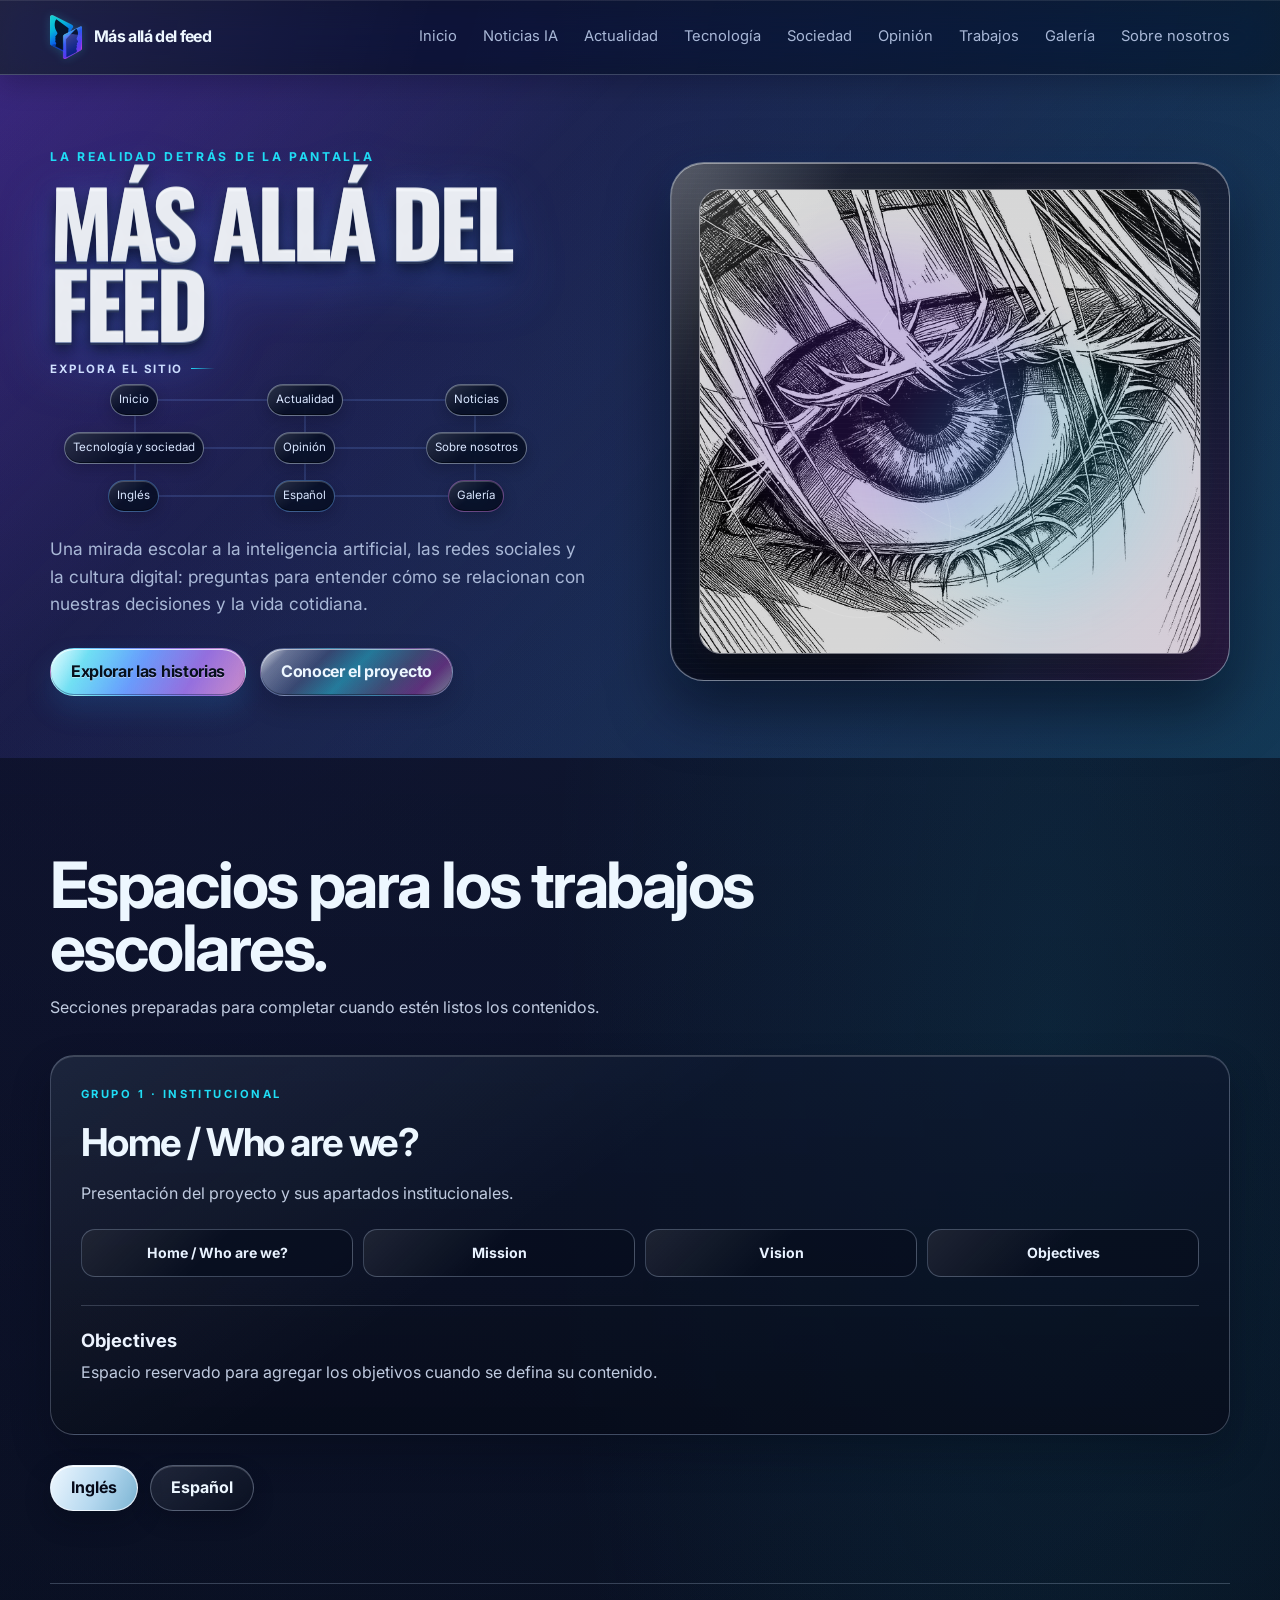
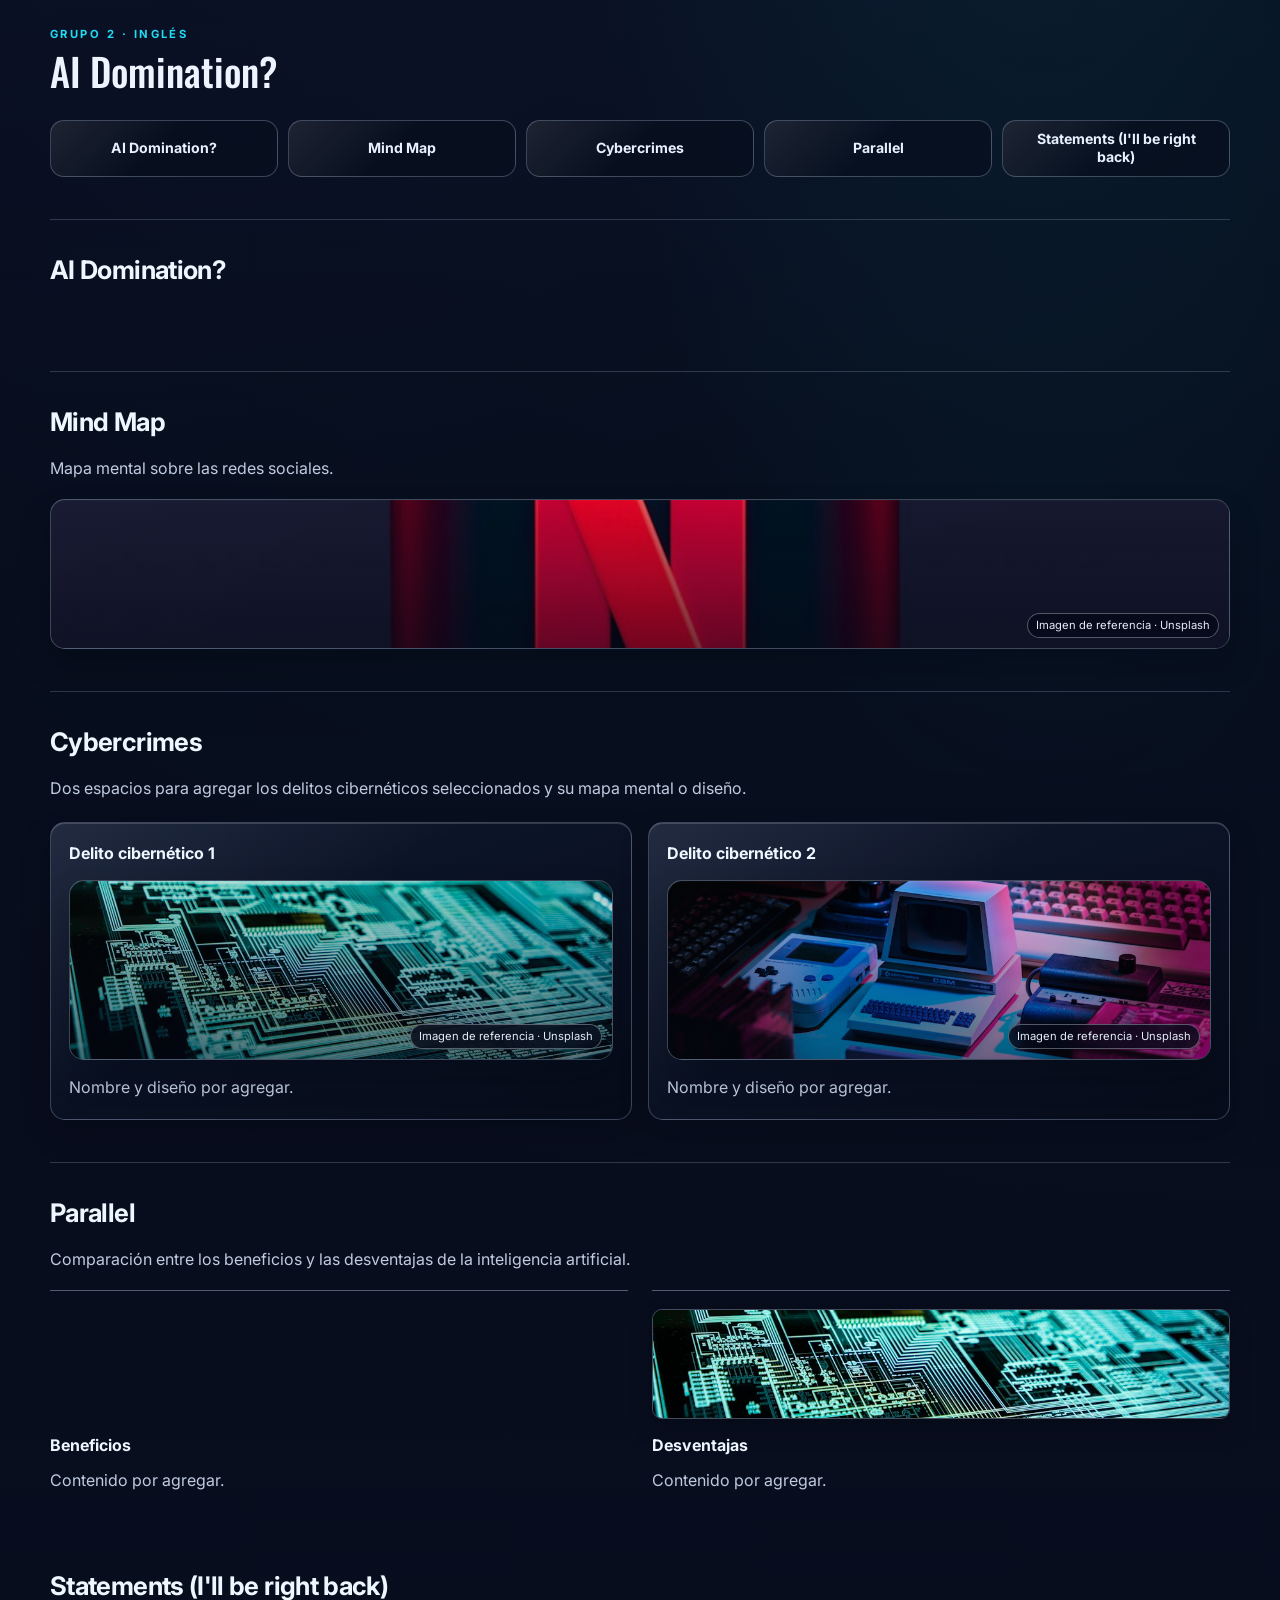
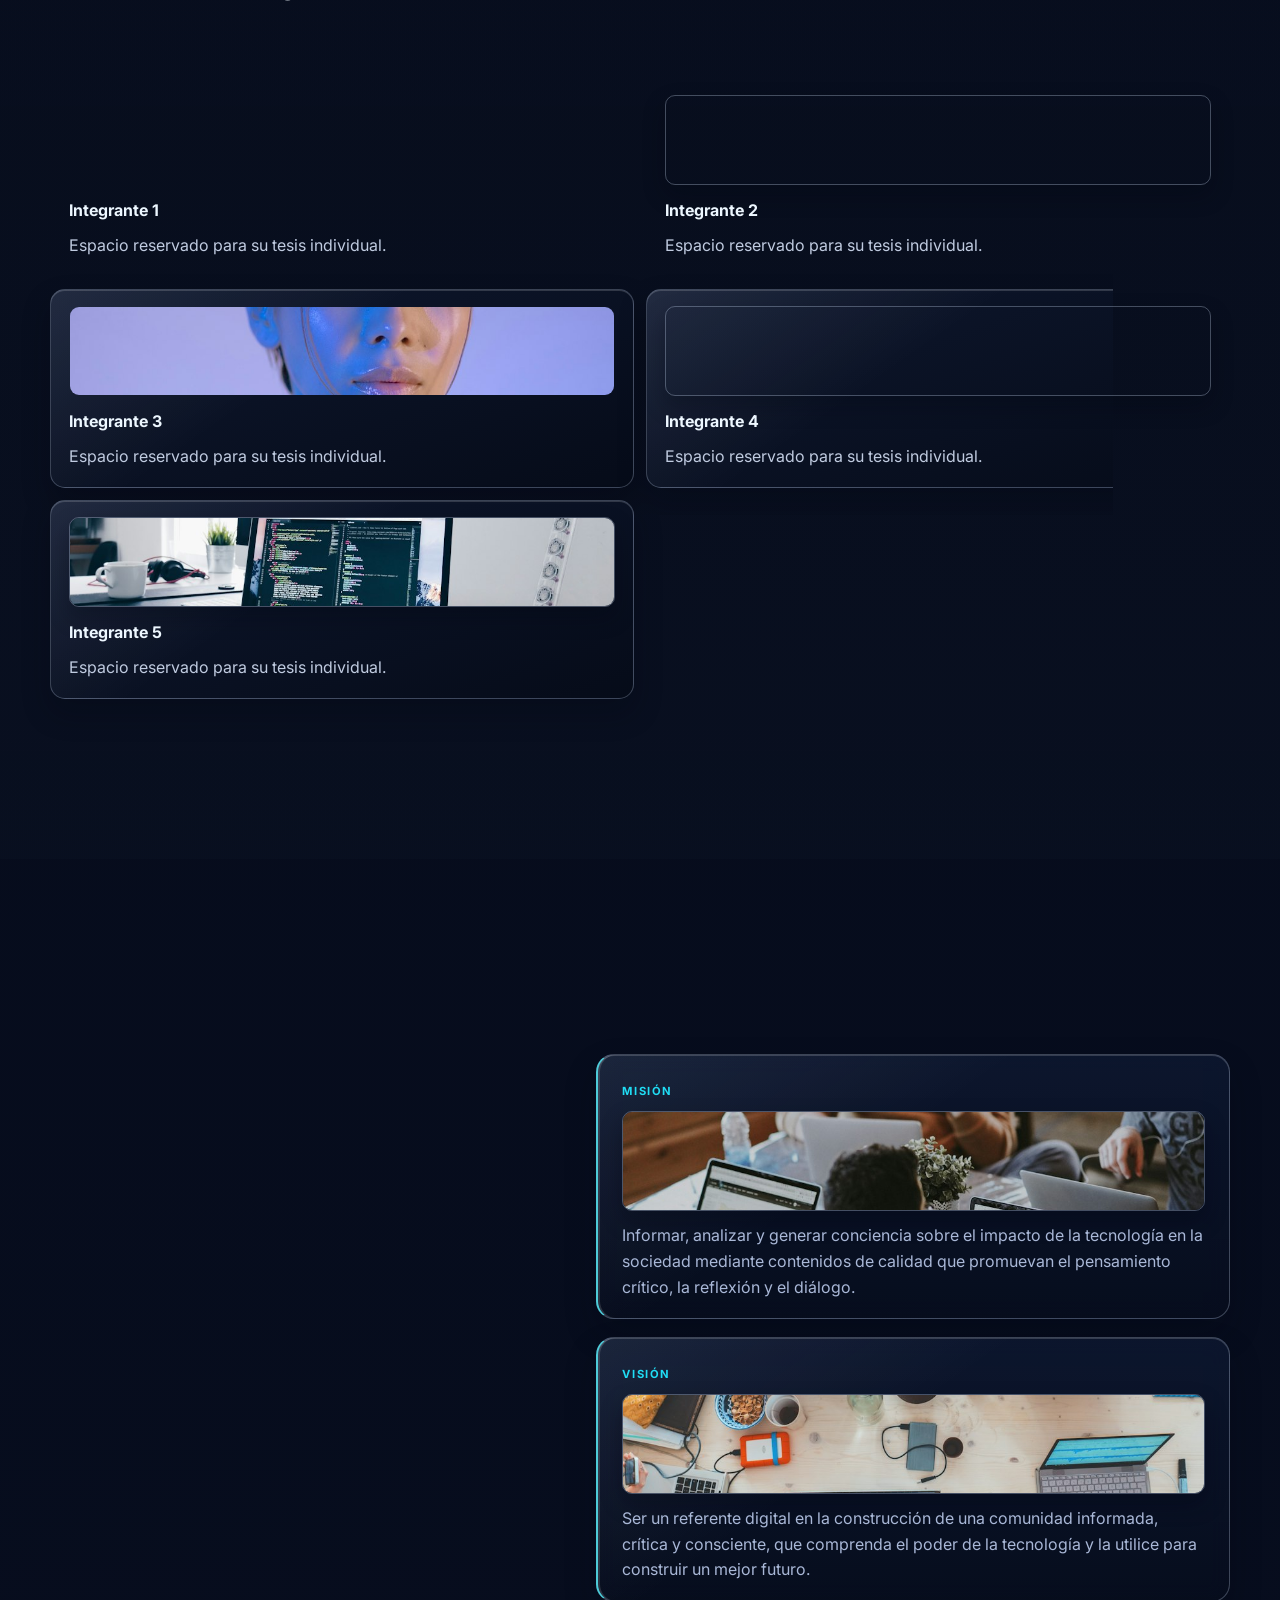
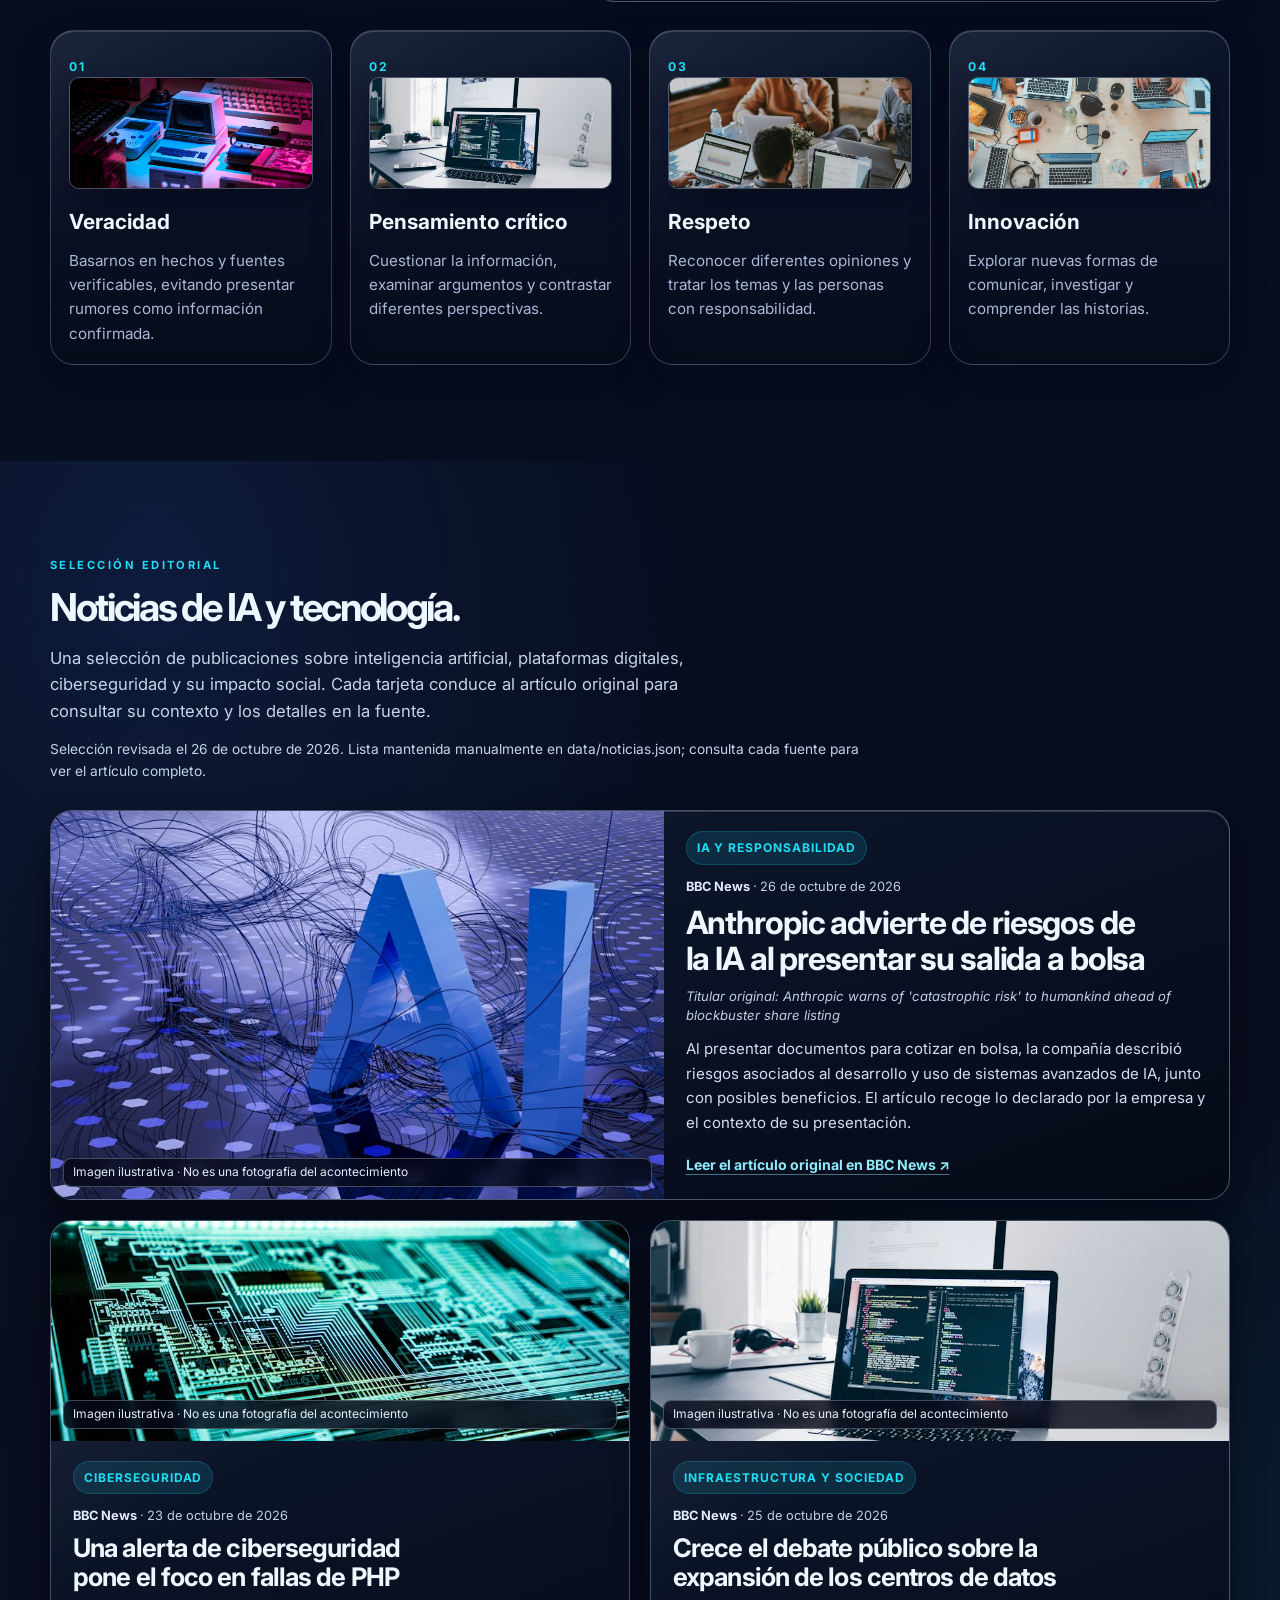
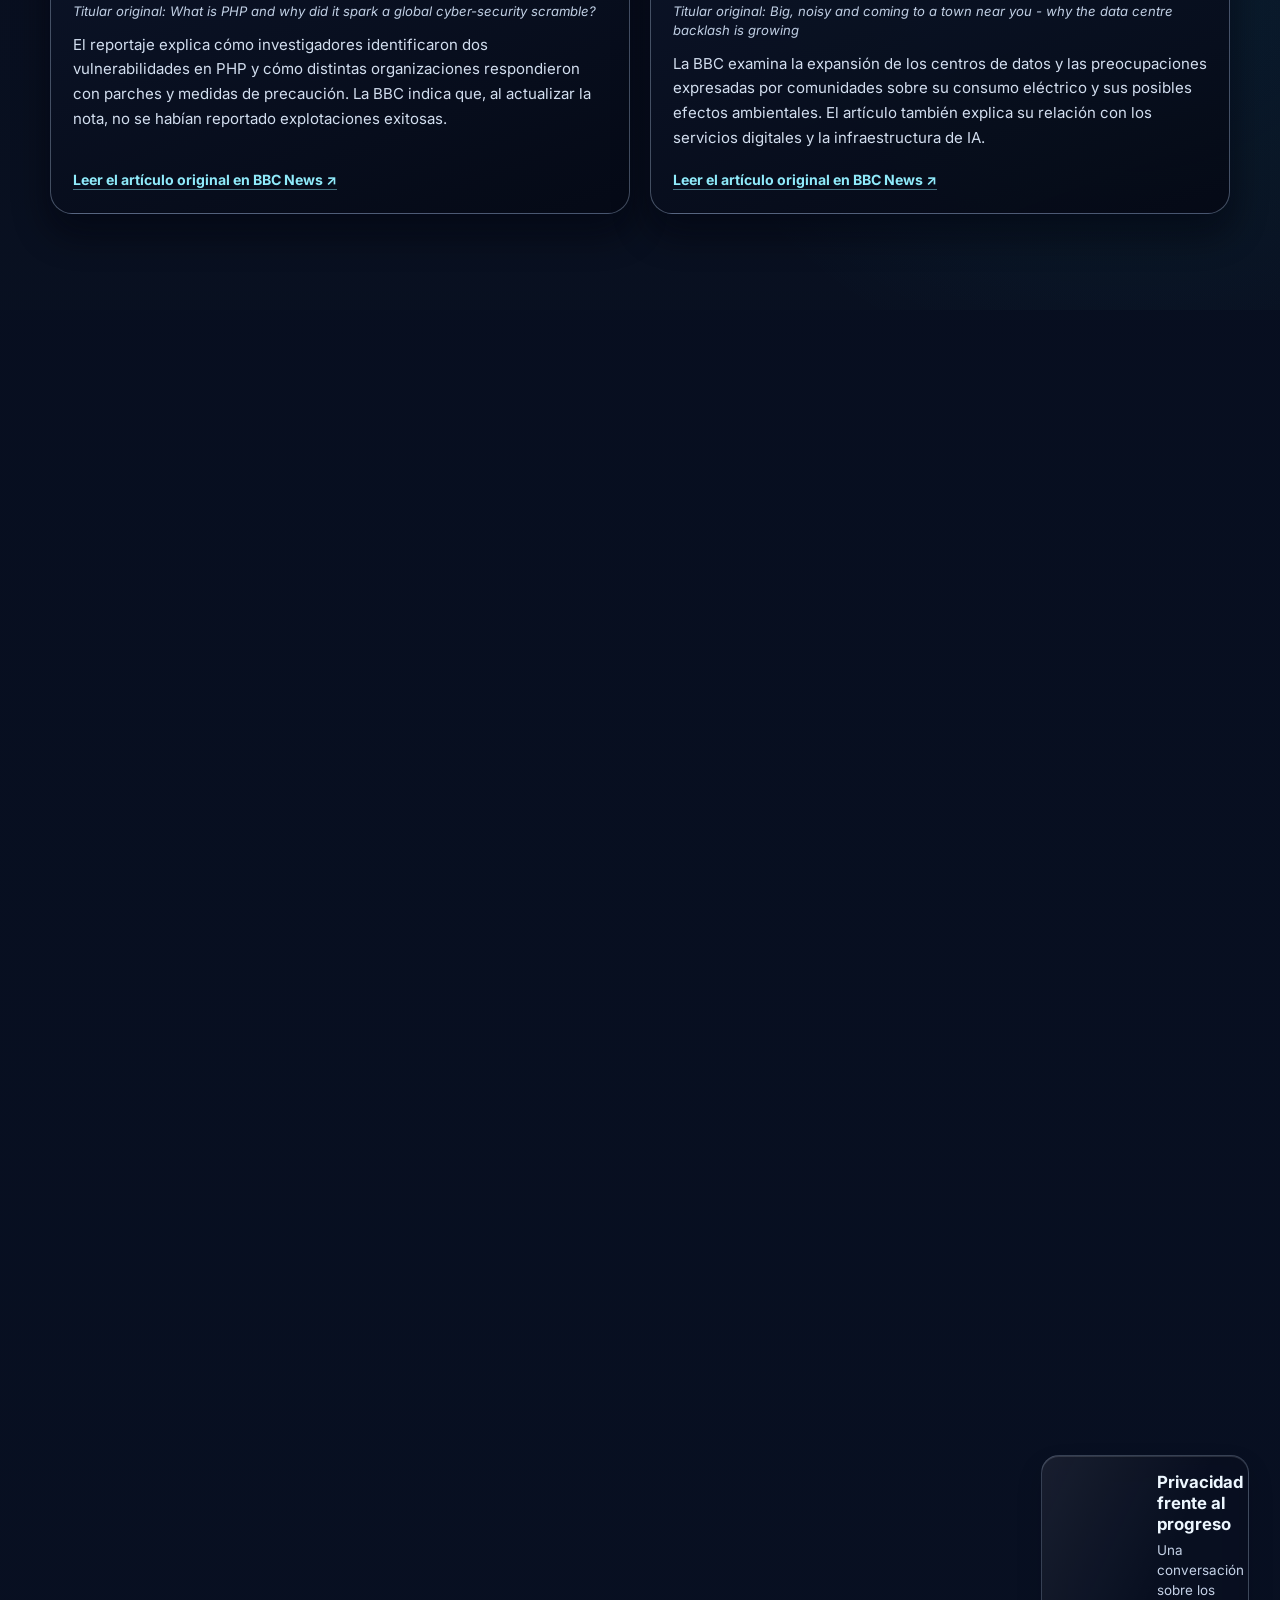
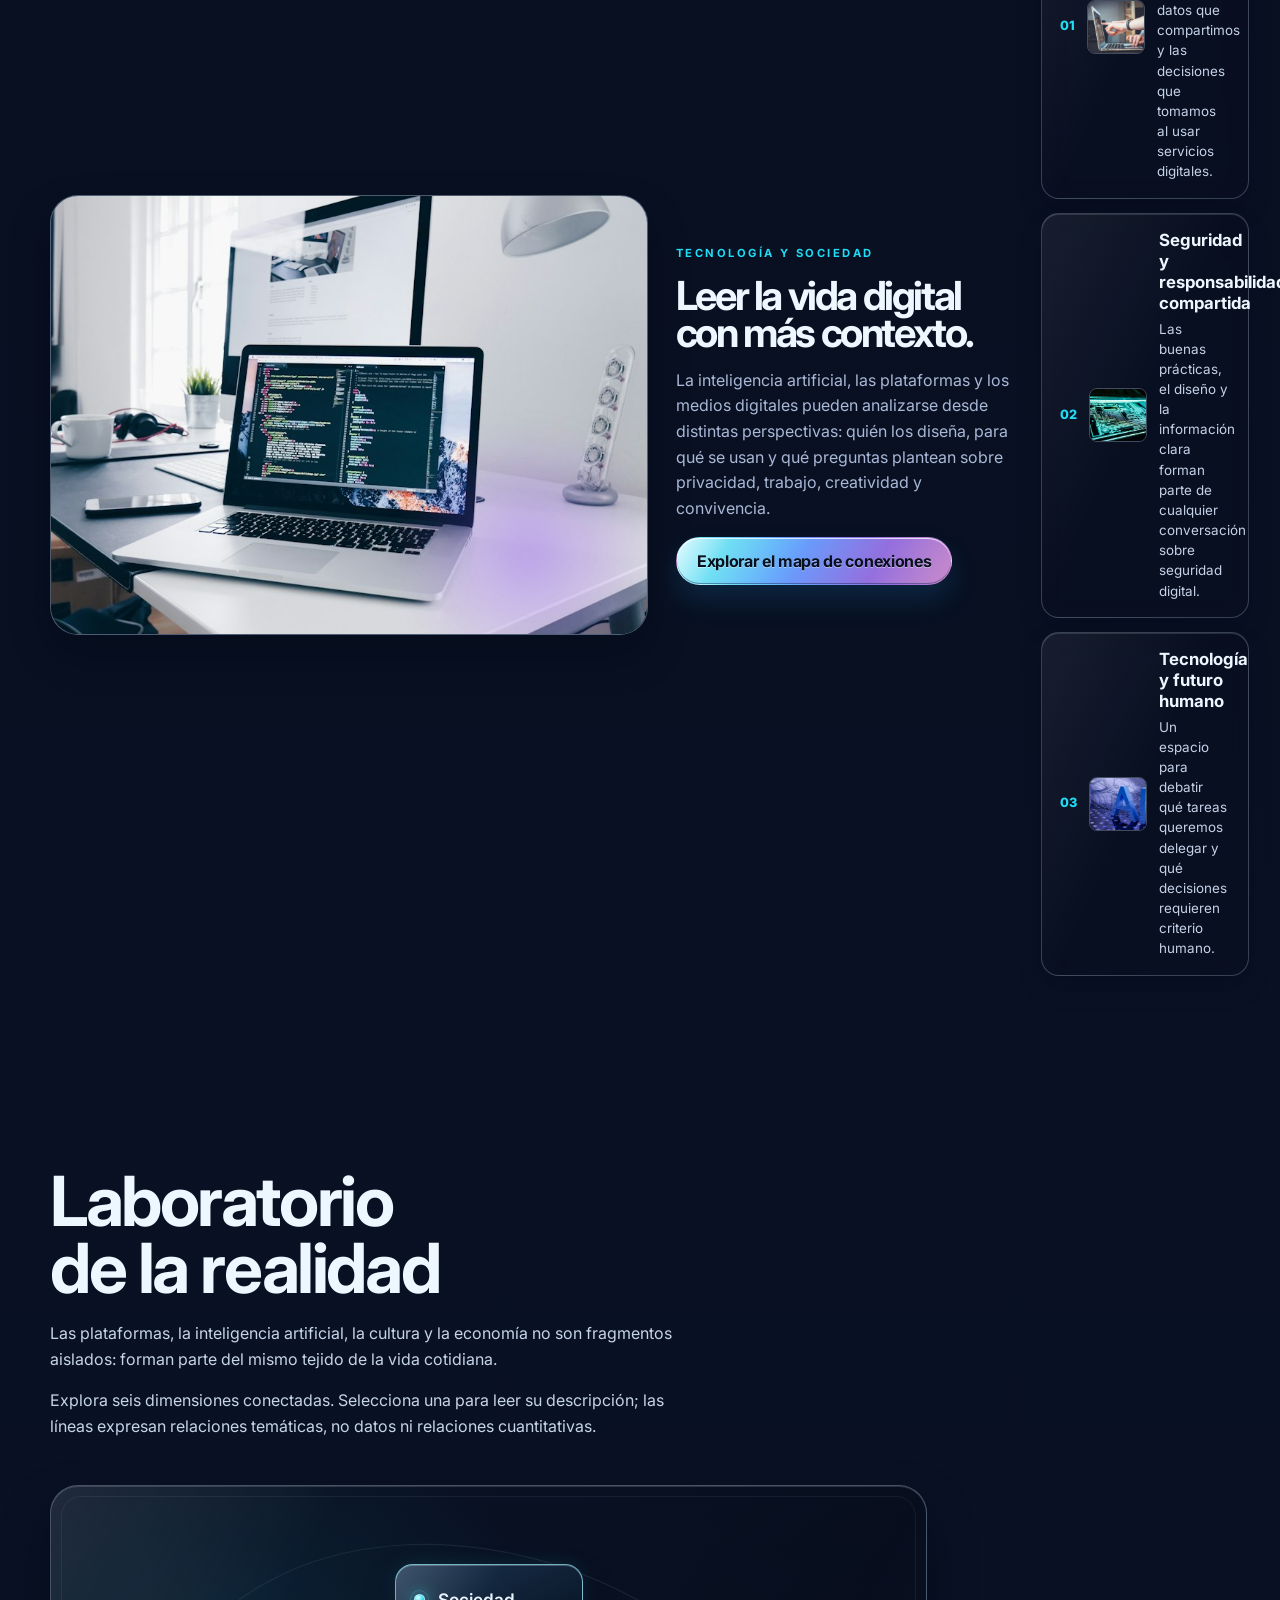
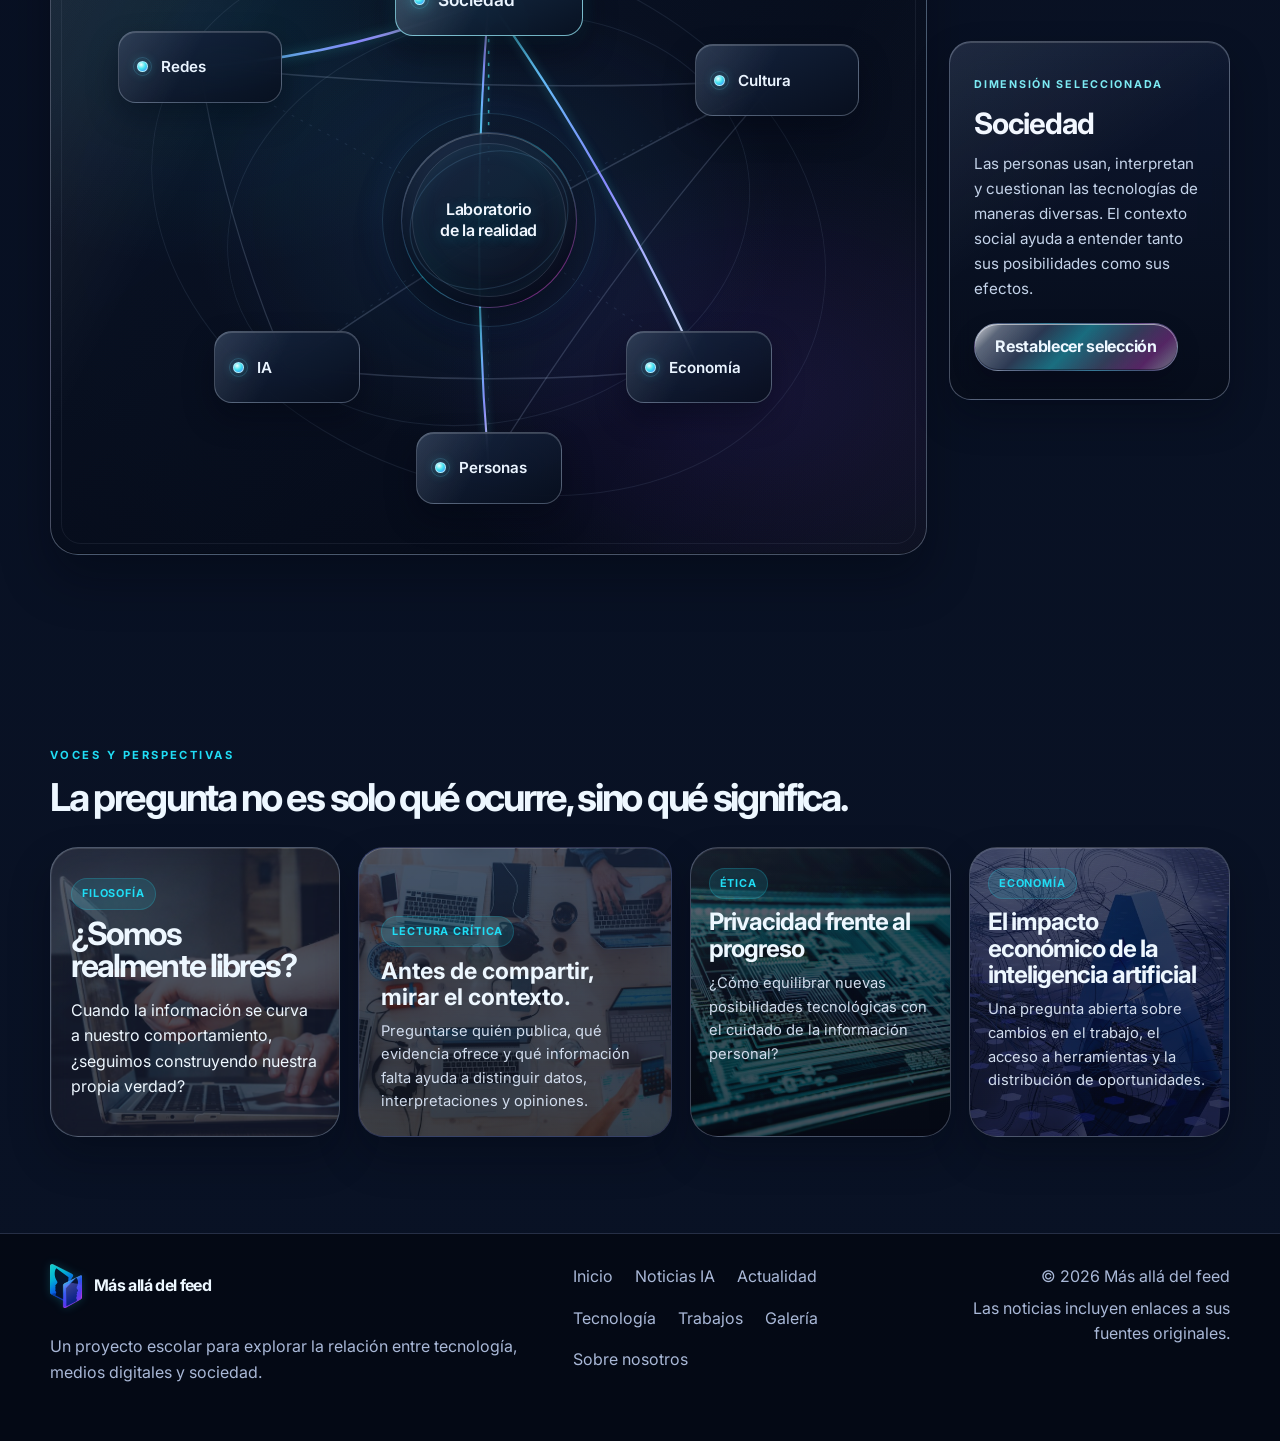
<file: index.html>
<!DOCTYPE html>
<html lang="es">
  <head>
    <meta charset="UTF-8" />
    <meta name="viewport" content="width=device-width, initial-scale=1.0" />
    <meta
      name="description"
      content="Más allá del feed explora la relación entre tecnología, medios digitales y sociedad desde una mirada crítica y editorial."
    />
    <meta name="theme-color" content="#050918" />
    <title>Más allá del feed | La realidad detrás de la pantalla</title>
    <link rel="preconnect" href="https://fonts.googleapis.com" />
    <link rel="preconnect" href="https://fonts.gstatic.com" crossorigin />
    <link
      href="https://fonts.googleapis.com/css2?family=Inter:wght@400;500;600;700;800;900&family=Oswald:wght@400;500;600;700&display=swap"
      rel="stylesheet"
    />
    <link rel="icon" href="assets/logo.svg" type="image/svg+xml" />
    <link rel="stylesheet" href="css/styles.css" />
  </head>
  <body>
    <div class="page-shell">
      <header class="site-header">
        <div class="container nav-wrap">
          <a class="brand" href="#inicio" aria-label="Ir a inicio">
            <img src="assets/logo.svg" alt="Símbolo gráfico de DosCaras.IA" />
            <span>Más allá del feed</span>
          </a>

          <button class="menu-toggle" aria-expanded="false" aria-controls="main-nav">
            <span></span>
            <span></span>
            <span></span>
            <span class="sr-only">Abrir menú</span>
          </button>

          <nav id="main-nav" class="main-nav" aria-label="Navegación principal">
            <a href="#inicio">Inicio</a>
            <a href="#noticias-ia">Noticias IA</a>
            <a href="#actualidad">Actualidad</a>
            <a href="#tecnologia">Tecnología</a>
            <a href="#sociedad">Sociedad</a>
            <a href="#opinión">Opinión</a>
            <a href="#trabajos">Trabajos</a>
            <a href="galeria.html">Galería</a>
            <a href="#sobre-nosotros">Sobre nosotros</a>
          </nav>
        </div>
      </header>

      <main>
        <section class="hero" id="inicio">
          <div class="container hero-grid">
            <div class="hero-copy" data-reveal>
              <p class="eyebrow">La realidad detrás de la pantalla</p>
              <h1 class="chrome-title" data-glitch="MÁS ALLÁ DEL FEED">MÁS ALLÁ DEL FEED</h1>
              <nav class="hero-section-map" aria-label="Explora las secciones del sitio">
                <span class="hero-map-label">EXPLORA EL SITIO <i></i></span>
                <div class="hero-map-network">
                  <svg class="hero-map-connections" viewBox="0 0 360 130" preserveAspectRatio="none" aria-hidden="true">
                    <path d="M60 17H300M60 65H300M60 113H300M60 17v96m120-96v96m120-96v96" />
                    <circle cx="60" cy="17" r="2" />
                    <circle cx="180" cy="17" r="2" />
                    <circle cx="300" cy="17" r="2" />
                    <circle cx="60" cy="65" r="2" />
                    <circle cx="180" cy="65" r="2" />
                    <circle cx="300" cy="65" r="2" />
                    <circle cx="60" cy="113" r="2" />
                    <circle cx="180" cy="113" r="2" />
                    <circle cx="300" cy="113" r="2" />
                  </svg>
                  <a class="hero-map-node node-home" href="#inicio" aria-label="Inicio: presentación del proyecto">Inicio</a>
                  <a class="hero-map-node node-current" href="#actualidad" aria-label="Actualidad: temas y preguntas sobre la vida digital">Actualidad</a>
                  <a class="hero-map-node node-news" href="#noticias-ia" aria-label="Noticias: selección verificada de IA y tecnología">Noticias</a>
                  <a class="hero-map-node node-tech" href="#tecnologia" aria-label="Tecnología y sociedad: mapa de conexiones entre temas digitales">Tecnología y sociedad</a>
                  <a class="hero-map-node node-opinion" href="#opinión" aria-label="Opinión: preguntas y perspectivas para analizar">Opinión</a>
                  <a class="hero-map-node node-about" href="#sobre-nosotros" aria-label="Sobre nosotros: propósito, misión, visión y valores">Sobre nosotros</a>
                  <a class="hero-map-node node-english" href="#ingles" data-subject-select="ingles" aria-label="Inglés: espacios reservados para trabajos escolares">Inglés</a>
                  <a class="hero-map-node node-spanish" href="#espanol" data-subject-select="espanol" aria-label="Español: espacios reservados para trabajos escolares">Español</a>
                  <a class="hero-map-node node-gallery" href="galeria.html" aria-label="Galería: imágenes ilustrativas y espacios para fotografías">Galería</a>
                </div>
              </nav>
              <p class="lead">
                Una mirada escolar a la inteligencia artificial, las redes sociales y la cultura digital:
                preguntas para entender cómo se relacionan con nuestras decisiones y la vida cotidiana.
              </p>
              <div class="hero-actions">
                <a class="button primary" href="#actualidad">Explorar las historias</a>
                <a class="button secondary" href="#sobre-nosotros">Conocer el proyecto</a>
              </div>
            </div>

            <div class="hero-visual" data-reveal>
              <div class="visual-frame">
                <img class="hero-photo" src="assets/hero-eye.jpg" alt="" />
                <div class="scene-glow glow-one"></div>
                <div class="scene-glow glow-two"></div>
                <div class="signal signal-a"></div>
                <div class="signal signal-b"></div>
                <div class="portrait-block">
                  <div class="portrait-head"></div>
                  <div class="portrait-body"></div>
                  <div class="screen-panel panel-one"></div>
                  <div class="screen-panel panel-two"></div>
                  <div class="screen-panel panel-three"></div>
                </div>
              </div>
            </div>
          </div>
        </section>

        <section class="school-work section-frame" id="trabajos">
          <div class="container">
            <div class="section-head">
              <h2>Espacios para los trabajos escolares.</h2>
              <p>Secciones preparadas para completar cuando estén listos los contenidos.</p>
            </div>

            <section class="assignment-group institutional-group" id="grupo-institucional" aria-labelledby="institutional-group-title">
              <div class="assignment-group-heading">
                <p class="eyebrow accent">Grupo 1 · Institucional</p>
                <h3 id="institutional-group-title">Home / Who are we?</h3>
                <p>Presentación del proyecto y sus apartados institucionales.</p>
              </div>
              <nav class="assignment-shortcuts" aria-label="Apartados institucionales">
                <a href="#sobre-nosotros">Home / Who are we?</a>
                <a href="#mission">Mission</a>
                <a href="#vision">Vision</a>
                <a href="#objectives">Objectives</a>
              </nav>
              <article class="assignment-piece objectives-slot" id="objectives">
                <h4>Objectives</h4>
                <p>Espacio reservado para agregar los objetivos cuando se defina su contenido.</p>
              </article>
            </section>

            <nav class="assignment-nav" role="tablist" aria-label="Seleccionar materia">
              <button class="assignment-tab is-active" id="tab-ingles" type="button" role="tab" aria-selected="true" aria-controls="ingles" data-subject-tab="ingles">Inglés</button>
              <button class="assignment-tab" id="tab-espanol" type="button" role="tab" aria-selected="false" aria-controls="espanol" data-subject-tab="espanol" tabindex="-1">Español</button>
            </nav>

            <section class="assignment-block is-active" id="ingles" role="tabpanel" tabindex="0" aria-labelledby="tab-ingles english-title">
              <div class="assignment-heading">
                <p class="eyebrow accent">Grupo 2 · Inglés</p>
                <h3 id="english-title">AI Domination?</h3>
              </div>

              <div class="assignment-content">
                <nav class="assignment-shortcuts assignment-shortcuts--five" aria-label="Trabajos del grupo AI Domination">
                  <a href="#ai-domination">AI Domination?</a>
                  <a href="#mind-map">Mind Map</a>
                  <a href="#cybercrimes">Cybercrimes</a>
                  <a href="#parallel">Parallel</a>
                  <a href="#statements">Statements (I'll be right back)</a>
                </nav>

                <article class="assignment-piece" id="ai-domination">
                  <h4>AI Domination?</h4>
                  <p>Espacio reservado para el trabajo principal sobre inteligencia artificial.</p>
                </article>

                <article class="assignment-piece" id="mind-map">
                  <h4>Mind Map</h4>
                  <p>Mapa mental sobre las redes sociales.</p>
                  <div class="assignment-canvas">
                    <img src="assets/images/social-media.jpg" alt="Composición de aplicaciones y redes sociales, imagen de referencia de Unsplash." loading="lazy" />
                    <span class="image-note">Imagen de referencia · Unsplash</span>
                  </div>
                </article>

                <section class="assignment-piece assignment-cluster" id="cybercrimes">
                  <h4>Cybercrimes</h4>
                  <p>Dos espacios para agregar los delitos cibernéticos seleccionados y su mapa mental o diseño.</p>
                  <div class="cybercrime-grid">
                    <article class="cybercrime-slot" data-detail>
                      <h5>Delito cibernético 1</h5>
                      <div class="assignment-canvas">
                        <img src="assets/images/cybersecurity.jpg" alt="Imagen de referencia sobre ciberseguridad de Unsplash." loading="lazy" />
                        <span class="image-note">Imagen de referencia · Unsplash</span>
                      </div>
                      <p>Nombre y diseño por agregar.</p>
                    </article>
                    <article class="cybercrime-slot" data-detail>
                      <h5>Delito cibernético 2</h5>
                      <div class="assignment-canvas">
                        <img src="assets/images/digital-culture.jpg" alt="Imagen de referencia sobre tecnología digital de Unsplash." loading="lazy" />
                        <span class="image-note">Imagen de referencia · Unsplash</span>
                      </div>
                      <p>Nombre y diseño por agregar.</p>
                    </article>
                  </div>
                </section>

                <article class="assignment-piece" id="parallel">
                  <h4>Parallel</h4>
                  <p>Comparación entre los beneficios y las desventajas de la inteligencia artificial.</p>
                  <div class="comparison-layout">
                    <article class="comparison-column">
                      <img class="card-image" src="assets/images/creative-team.jpg" alt="Personas colaborando en un entorno tecnológico, imagen de referencia de Unsplash." loading="lazy" />
                      <h5>Beneficios</h5>
                      <p>Contenido por agregar.</p>
                    </article>
                    <article class="comparison-column">
                      <img class="card-image" src="assets/images/cybersecurity.jpg" alt="Imagen temática sobre riesgos y seguridad digital, referencia visual de Unsplash." loading="lazy" />
                      <h5>Desventajas</h5>
                      <p>Contenido por agregar.</p>
                    </article>
                  </div>
                </article>

                <div class="assignment-piece thesis-section" id="statements">
                  <h4>Statements (I'll be right back)</h4>
                  <nav class="thesis-index" aria-label="Ir a una tesis individual">
                    <a href="#tesis-integrante-1">Integrante 1</a>
                    <a href="#tesis-integrante-2">Integrante 2</a>
                    <a href="#tesis-integrante-3">Integrante 3</a>
                    <a href="#tesis-integrante-4">Integrante 4</a>
                    <a href="#tesis-integrante-5">Integrante 5</a>
                  </nav>
                  <div class="thesis-list">
                    <article class="thesis-slot" id="tesis-integrante-1" data-detail>
                      <img class="card-image" src="assets/images/ai-concept.jpg" alt="Imagen temática sobre inteligencia artificial, referencia visual de Unsplash." loading="lazy" />
                      <h5>Integrante 1</h5>
                      <p>Espacio reservado para su tesis individual.</p>
                    </article>
                    <article class="thesis-slot" id="tesis-integrante-2" data-detail>
                      <img class="card-image" src="assets/images/digital-life.jpg" alt="Imagen temática sobre vida digital, referencia visual de Unsplash." loading="lazy" />
                      <h5>Integrante 2</h5>
                      <p>Espacio reservado para su tesis individual.</p>
                    </article>
                    <article class="thesis-slot" id="tesis-integrante-3" data-detail>
                      <img class="card-image" src="assets/images/creator-portrait.jpg" alt="Retrato de referencia sobre creación de contenido, imagen de Unsplash." loading="lazy" />
                      <h5>Integrante 3</h5>
                      <p>Espacio reservado para su tesis individual.</p>
                    </article>
                    <article class="thesis-slot" id="tesis-integrante-4" data-detail>
                      <img class="card-image" src="assets/images/cybersecurity.jpg" alt="Imagen temática sobre seguridad informática, referencia visual de Unsplash." loading="lazy" />
                      <h5>Integrante 4</h5>
                      <p>Espacio reservado para su tesis individual.</p>
                    </article>
                    <article class="thesis-slot" id="tesis-integrante-5" data-detail>
                      <img class="card-image" src="assets/images/coding-workspace.jpg" alt="Imagen temática sobre tecnología digital, referencia visual de Unsplash." loading="lazy" />
                      <h5>Integrante 5</h5>
                      <p>Espacio reservado para su tesis individual.</p>
                    </article>
                  </div>
                </div>
              </div>
            </section>

            <section class="assignment-block" id="espanol" role="tabpanel" tabindex="0" aria-labelledby="tab-espanol spanish-title" hidden>
              <div class="assignment-heading">
                <p class="eyebrow accent">Grupo 3 · Español</p>
                <h3 id="spanish-title">Influencers / Texts</h3>
              </div>

              <div class="assignment-content">
                <nav class="assignment-shortcuts" aria-label="Trabajos del grupo Influencers y Texts">
                  <a href="#influencers">Influencers</a>
                  <a href="#texts">Texts</a>
                </nav>

                <section class="influencer-map-section influencer-work-entry" id="influencers" aria-labelledby="influencer-map-title">
                  <div class="influencer-map-wrap">
                    <div class="section-head section-head-inline">
                      <p class="eyebrow accent">Influencers · Mapa mental</p>
                      <h4 id="influencer-map-title">Influencia, sostenibilidad y crecimiento.</h4>
                    </div>

                    <a
                      class="influencer-map-card pointer-tilt"
                      href="influencers.html"
                      target="_blank"
                      rel="noreferrer noopener"
                      aria-label="Abrir el mapa de influencers en una nueva pestaña"
                    >
                      <span class="map-card-badge">
                        <svg viewBox="0 0 24 24" aria-hidden="true" focusable="false">
                          <path d="M12 2.5a9.5 9.5 0 1 0 9.5 9.5A9.51 9.51 0 0 0 12 2.5Zm0 2.1a7.37 7.37 0 0 1 5.4 12.4c-1.2-1.4-3.26-2.1-5.4-2.1s-4.2.7-5.4 2.1A7.37 7.37 0 0 1 12 4.6Zm0 10.23a3.23 3.23 0 1 0 3.23 3.23A3.23 3.23 0 0 0 12 14.83Z"/>
                        </svg>
                        Influencers
                      </span>
                      <div class="map-visual" aria-hidden="true">
                        <span class="map-arc arc-one"></span>
                        <span class="map-arc arc-two"></span>
                        <span class="map-node node-sustainability">Sostenibilidad</span>
                        <span class="map-node node-growth">Crecimiento</span>
                        <span class="map-node node-finance">Finanzas</span>
                        <span class="map-node node-core">Mapa</span>
                      </div>
                      <div class="map-card-copy">
                        <h3>Seis perfiles para explorar.</h3>
                        <p>Un recorrido visual por temas clave: medioambiente, desarrollo personal y educación financiera.</p>
                      </div>
                      <span class="map-link">Abrir perfiles <span aria-hidden="true">→</span></span>
                    </a>
                  </div>
                </section>

                <section class="assignment-piece texts-assignment" id="texts">
                  <h4>Texts</h4>
                  <article class="introduction-slot">
                    <h5>Párrafo inicial</h5>
                    <p>Espacio reservado para el párrafo introductorio de la página.</p>
                  </article>
                  <div class="assignment-cluster">
                    <h5>Textos escolares sobre los influencers</h5>
                    <div class="influencer-texts">
                      <article class="influencer-text-slot" data-detail>
                        <img class="card-image" src="assets/images/creator-portrait.jpg" alt="Retrato ilustrativo de una creadora de contenido, imagen de referencia de Unsplash." loading="lazy" />
                        <h5>Texto por agregar</h5>
                        <p>Espacio reservado para completar este texto escolar.</p>
                      </article>
                      <article class="influencer-text-slot" data-detail>
                        <img class="card-image" src="assets/images/social-media.jpg" alt="Aplicaciones de comunicación digital, imagen de referencia de Unsplash." loading="lazy" />
                        <h5>Texto por agregar</h5>
                        <p>Espacio reservado para completar este texto escolar.</p>
                      </article>
                    </div>
                  </div>
                </section>
              </div>
            </section>
          </div>
        </section>

        <section class="about section-frame" id="sobre-nosotros">
          <div class="container">
            <div class="section-head" data-reveal>
              <p class="eyebrow accent">Sobre nosotros</p>
              <h2>Una mirada crítica al mundo digital.</h2>
            </div>

            <div class="about-grid">
              <div class="about-copy" data-reveal>
                <p>
                  Más allá del feed es un proyecto escolar de información y análisis que explora la
                  relación entre la tecnología, los medios digitales y la sociedad. Busca ir más allá
                  de lo que vemos en las pantallas, examinando las ideas, los impactos y las preguntas
                  que surgen de nuestra vida digital.
                </p>
                <p>
                  Aquí conviven explicaciones generales, preguntas para el debate y noticias enlazadas
                  a sus fuentes originales. Las imágenes de apoyo se identifican como ilustrativas y
                  no se presentan como fotografías de los acontecimientos.
                </p>
              </div>

              <div class="mission-vision" data-reveal>
                <div class="mission-box" id="mission" data-detail>
                  <span class="label">Misión</span>
                  <img class="card-image" src="assets/images/collaborative-tech.jpg" alt="Personas colaborando frente a una computadora, imagen de referencia de Unsplash." loading="lazy" />
                  <p>
                    Informar, analizar y generar conciencia sobre el impacto de la tecnología en la
                    sociedad mediante contenidos de calidad que promuevan el pensamiento crítico, la
                    reflexión y el diálogo.
                  </p>
                </div>
                <div class="mission-box" id="vision" data-detail>
                  <span class="label">Visión</span>
                  <img class="card-image" src="assets/images/creative-team.jpg" alt="Equipo trabajando con dispositivos digitales, imagen de referencia de Unsplash." loading="lazy" />
                  <p>
                    Ser un referente digital en la construcción de una comunidad informada, crítica y
                    consciente, que comprenda el poder de la tecnología y la utilice para construir un
                    mejor futuro.
                  </p>
                </div>
              </div>
            </div>

            <div class="values-grid" data-reveal>
              <article class="value-card" data-detail>
                <span class="value-index">01</span>
                <img class="card-image" src="assets/images/digital-culture.jpg" alt="Sala de videojuegos que representa la cultura digital, imagen de referencia de Unsplash." loading="lazy" />
                <h3>Veracidad</h3>
                <p>Basarnos en hechos y fuentes verificables, evitando presentar rumores como información confirmada.</p>
              </article>
              <article class="value-card" data-detail>
                <span class="value-index">02</span>
                <img class="card-image" src="assets/images/coding-workspace.jpg" alt="Computadora en un espacio de trabajo tecnológico, imagen de referencia de Unsplash." loading="lazy" />
                <h3>Pensamiento crítico</h3>
                <p>Cuestionar la información, examinar argumentos y contrastar diferentes perspectivas.</p>
              </article>
              <article class="value-card" data-detail>
                <span class="value-index">03</span>
                <img class="card-image" src="assets/images/collaborative-tech.jpg" alt="Personas colaborando frente a una computadora, imagen de referencia de Unsplash." loading="lazy" />
                <h3>Respeto</h3>
                <p>Reconocer diferentes opiniones y tratar los temas y las personas con responsabilidad.</p>
              </article>
              <article class="value-card" data-detail>
                <span class="value-index">04</span>
                <img class="card-image" src="assets/images/creative-team.jpg" alt="Equipo conversando alrededor de dispositivos digitales, imagen de referencia de Unsplash." loading="lazy" />
                <h3>Innovación</h3>
                <p>Explorar nuevas formas de comunicar, investigar y comprender las historias.</p>
              </article>
            </div>
          </div>
        </section>

        <section class="ai-news-section section-frame" id="noticias-ia" aria-labelledby="ai-news-title">
          <div class="container">
            <div class="section-head editorial-head">
              <p class="eyebrow accent">Selección editorial</p>
              <h2 id="ai-news-title">Noticias de IA y tecnología.</h2>
              <p class="ai-news-intro">
                Una selección de publicaciones sobre inteligencia artificial, plataformas digitales,
                ciberseguridad y su impacto social. Cada tarjeta conduce al artículo original para
                consultar su contexto y los detalles en la fuente.
              </p>
              <p class="news-update-note" id="news-update-note"></p>
            </div>
            <div class="news-list" id="news-list" aria-label="Noticias verificadas">
              <p class="news-status" id="news-status" role="status" aria-live="polite">
                Cargando la selección de noticias…
              </p>
            </div>
            <noscript>
              <p class="news-status">Activa JavaScript para consultar las noticias de la lista local.</p>
            </noscript>
          </div>
        </section>

        <section class="news section-frame" id="actualidad">
          <div class="container">
            <div class="section-head editorial-head" data-reveal>
              <p class="eyebrow accent">Temas para explorar</p>
              <h2>Preguntas que merecen otra mirada.</h2>
            </div>

            <div class="editorial-layout" data-reveal>
              <article class="feature-story story-panel">
                <a href="article-demo.html" aria-label="Abrir historia de demostración sobre inteligencia artificial">
                  <div class="story-image image-feature">
                    <img src="assets/images/ai-concept.jpg" alt="Composición visual de inteligencia artificial y tecnología, imagen de referencia de Unsplash." loading="lazy" />
                  </div>
                  <div class="story-copy">
                    <span class="meta-tag">Demostración</span>
                    <h3>¿La IA ya reemplaza a los humanos?</h3>
                    <p>Entre el miedo y la oportunidad, la inteligencia artificial sigue transformando el mundo del trabajo. ¿Estamos preparados para lo que viene?</p>
                    <span class="story-link">Leer historia →</span>
                  </div>
                </a>
              </article>

              <aside class="side-stories">
                <article class="story-mini story-panel" data-detail>
                  <div class="story-thumb thumb-one">
                    <img src="assets/images/digital-life.jpg" alt="Persona utilizando un dispositivo móvil, imagen de referencia de Unsplash." loading="lazy" />
                  </div>
                  <div class="story-copy">
                    <span class="meta-tag">Bienestar digital</span>
                    <h3>¿Qué lugar ocupan las redes en el bienestar cotidiano?</h3>
                    <p>Una pregunta para considerar experiencias distintas y contrastarlas con información confiable.</p>
                  </div>
                </article>

                <article class="story-mini story-panel" data-detail>
                  <div class="story-thumb thumb-two">
                    <img src="assets/images/creator-portrait.jpg" alt="Retrato ilustrativo de una creadora de contenido, imagen de referencia de Unsplash." loading="lazy" />
                  </div>
                  <div class="story-copy">
                    <span class="meta-tag">Cultura digital</span>
                    <h3>Creación, autoría y reconocimiento en internet.</h3>
                    <p>Un tema para conversar sobre las herramientas digitales y el valor que damos a las obras.</p>
                  </div>
                </article>

                <article class="story-mini story-panel" data-detail>
                  <div class="story-thumb thumb-three">
                    <img src="assets/images/collaborative-tech.jpg" alt="Personas compartiendo ideas alrededor de una pantalla, imagen de referencia de Unsplash." loading="lazy" />
                  </div>
                  <div class="story-copy">
                    <span class="meta-tag">Sociedad</span>
                    <h3>¿La conexión digital siempre significa cercanía?</h3>
                    <p>Una invitación a pensar cómo se complementan la comunicación en línea y los vínculos personales.</p>
                  </div>
                </article>
              </aside>
            </div>
          </div>
        </section>

        <section class="feature-story-block section-frame" id="reportaje">
          <div class="container feature-layout">
            <div class="feature-media" data-reveal>
              <div class="feature-scene">
                <img src="assets/images/coding-workspace.jpg" alt="Computadora con código en un espacio de trabajo digital, imagen de referencia de Unsplash." loading="lazy" />
              </div>
            </div>

            <div class="feature-copy" data-reveal>
              <p class="eyebrow accent">Tecnología y sociedad</p>
              <h2>Leer la vida digital con más contexto.</h2>
              <p>
                La inteligencia artificial, las plataformas y los medios digitales pueden analizarse
                desde distintas perspectivas: quién los diseña, para qué se usan y qué preguntas
                plantean sobre privacidad, trabajo, creatividad y convivencia.
              </p>
              <a class="button primary" href="#tecnologia">Explorar el mapa de conexiones</a>
            </div>

            <aside class="related-list" data-reveal>
              <article data-detail>
                <span>01</span>
                <img class="related-image" src="assets/images/digital-life.jpg" alt="Dispositivo móvil que ilustra privacidad digital, imagen de referencia de Unsplash." loading="lazy" />
                <div>
                  <h3>Privacidad frente al progreso</h3>
                  <p>Una conversación sobre los datos que compartimos y las decisiones que tomamos al usar servicios digitales.</p>
                </div>
              </article>
              <article data-detail>
                <span>02</span>
                <img class="related-image" src="assets/images/cybersecurity.jpg" alt="Imagen temática sobre seguridad digital, referencia visual de Unsplash." loading="lazy" />
                <div>
                  <h3>Seguridad y responsabilidad compartida</h3>
                  <p>Las buenas prácticas, el diseño y la información clara forman parte de cualquier conversación sobre seguridad digital.</p>
                </div>
              </article>
              <article data-detail>
                <span>03</span>
                <img class="related-image" src="assets/images/ai-concept.jpg" alt="Tecnología de inteligencia artificial, imagen de referencia de Unsplash." loading="lazy" />
                <div>
                  <h3>Tecnología y futuro humano</h3>
                  <p>Un espacio para debatir qué tareas queremos delegar y qué decisiones requieren criterio humano.</p>
                </div>
              </article>
            </aside>
          </div>
        </section>

        <section class="network-section section-frame" id="tecnologia">
          <div class="container network-layout">
            <div class="network-copy" id="sociedad" data-reveal>
              <h2>Laboratorio de la realidad</h2>
              <p>
                Las plataformas, la inteligencia artificial, la cultura y la economía no son
                fragmentos aislados: forman parte del mismo tejido de la vida cotidiana.
              </p>
              <p>
                Explora seis dimensiones conectadas. Selecciona una para leer su descripción; las
                líneas expresan relaciones temáticas, no datos ni relaciones cuantitativas.
              </p>
            </div>

            <div class="network-experience" data-reveal>
              <div
                class="network-visual"
                role="group"
                aria-label="Mapa interactivo. Enfoca o selecciona una dimensión para explorarla."
              >
                <svg id="network-svg" viewBox="0 0 1000 620" preserveAspectRatio="none" aria-hidden="true"></svg>
                <div class="network-core" aria-hidden="true">
                  <span class="network-core-orbit"></span>
                  <span class="network-core-label">Laboratorio<br />de la realidad</span>
                </div>
                <div id="network-nodes" class="network-nodes" role="group" aria-label="Dimensiones de exploración"></div>
              </div>

              <aside class="network-panel" data-detail aria-live="polite" aria-atomic="true">
                <span class="panel-label">Dimensión seleccionada</span>
                <h3 id="network-title">Sociedad</h3>
                <p id="network-description">
                  Las personas usan, interpretan y cuestionan las tecnologías de maneras diversas.
                  El contexto social ayuda a entender tanto sus posibilidades como sus efectos.
                </p>
                <button id="reset-network" class="button secondary" type="button">Restablecer selección</button>
              </aside>
            </div>
          </div>
        </section>

        <section class="opinions section-frame" id="opinión">
          <div class="container">
            <div class="section-head editorial-head" data-reveal>
              <p class="eyebrow accent">Voces y perspectivas</p>
              <h2>La pregunta no es solo qué ocurre, sino qué significa.</h2>
            </div>

            <div class="opinion-layout">
              <article class="opinion-feature story-panel" data-reveal>
                <img class="opinion-image" src="assets/images/digital-life.jpg" alt="Persona frente a un dispositivo digital, imagen de referencia de Unsplash." loading="lazy" />
                <div class="opinion-copy">
                  <span class="meta-tag">Filosofía</span>
                  <h3>¿Somos realmente libres?</h3>
                  <p>Cuando la información se curva a nuestro comportamiento, ¿seguimos construyendo nuestra propia verdad?</p>
                </div>
              </article>

              <article class="opinion-context story-panel" data-reveal data-detail>
                <img class="opinion-image" src="assets/images/creative-team.jpg" alt="Personas conversando en un entorno digital, imagen de referencia de Unsplash." loading="lazy" />
                <div>
                  <span class="meta-tag">Lectura crítica</span>
                  <h3>Antes de compartir, mirar el contexto.</h3>
                  <p>Preguntarse quién publica, qué evidencia ofrece y qué información falta ayuda a distinguir datos, interpretaciones y opiniones.</p>
                </div>
              </article>

              <article class="mini-opinion story-panel" data-reveal data-detail>
                <img class="opinion-image" src="assets/images/cybersecurity.jpg" alt="Imagen de referencia sobre seguridad tecnológica de Unsplash." loading="lazy" />
                <span class="meta-tag">Ética</span>
                <h3>Privacidad frente al progreso</h3>
                <p>¿Cómo equilibrar nuevas posibilidades tecnológicas con el cuidado de la información personal?</p>
              </article>

              <article class="mini-opinion story-panel" data-reveal data-detail>
                <img class="opinion-image" src="assets/images/ai-concept.jpg" alt="Imagen ilustrativa sobre inteligencia artificial de Unsplash." loading="lazy" />
                <span class="meta-tag">Economía</span>
                <h3>El impacto económico de la inteligencia artificial</h3>
                <p>Una pregunta abierta sobre cambios en el trabajo, el acceso a herramientas y la distribución de oportunidades.</p>
              </article>
            </div>
          </div>
        </section>

      </main>

      <footer class="site-footer">
        <div class="container footer-grid">
          <div>
            <a class="brand footer-brand" href="#inicio">
              <img src="assets/logo.svg" alt="Símbolo gráfico de DosCaras.IA" />
              <span>Más allá del feed</span>
            </a>
            <p>Un proyecto escolar para explorar la relación entre tecnología, medios digitales y sociedad.</p>
          </div>

          <nav class="footer-nav" aria-label="Navegación del pie de página">
            <a href="#inicio">Inicio</a>
            <a href="#noticias-ia">Noticias IA</a>
            <a href="#actualidad">Actualidad</a>
            <a href="#tecnologia">Tecnología</a>
            <a href="#trabajos">Trabajos</a>
            <a href="galeria.html">Galería</a>
            <a href="#sobre-nosotros">Sobre nosotros</a>
          </nav>

          <div class="footer-meta">
            <span>© <span id="year"></span> Más allá del feed</span>
            <span>Las noticias incluyen enlaces a sus fuentes originales.</span>
          </div>
        </div>
      </footer>
    </div>

    <script src="js/main.js"></script>
    <script src="js/noticias.js"></script>
  </body>
</html>
</file>
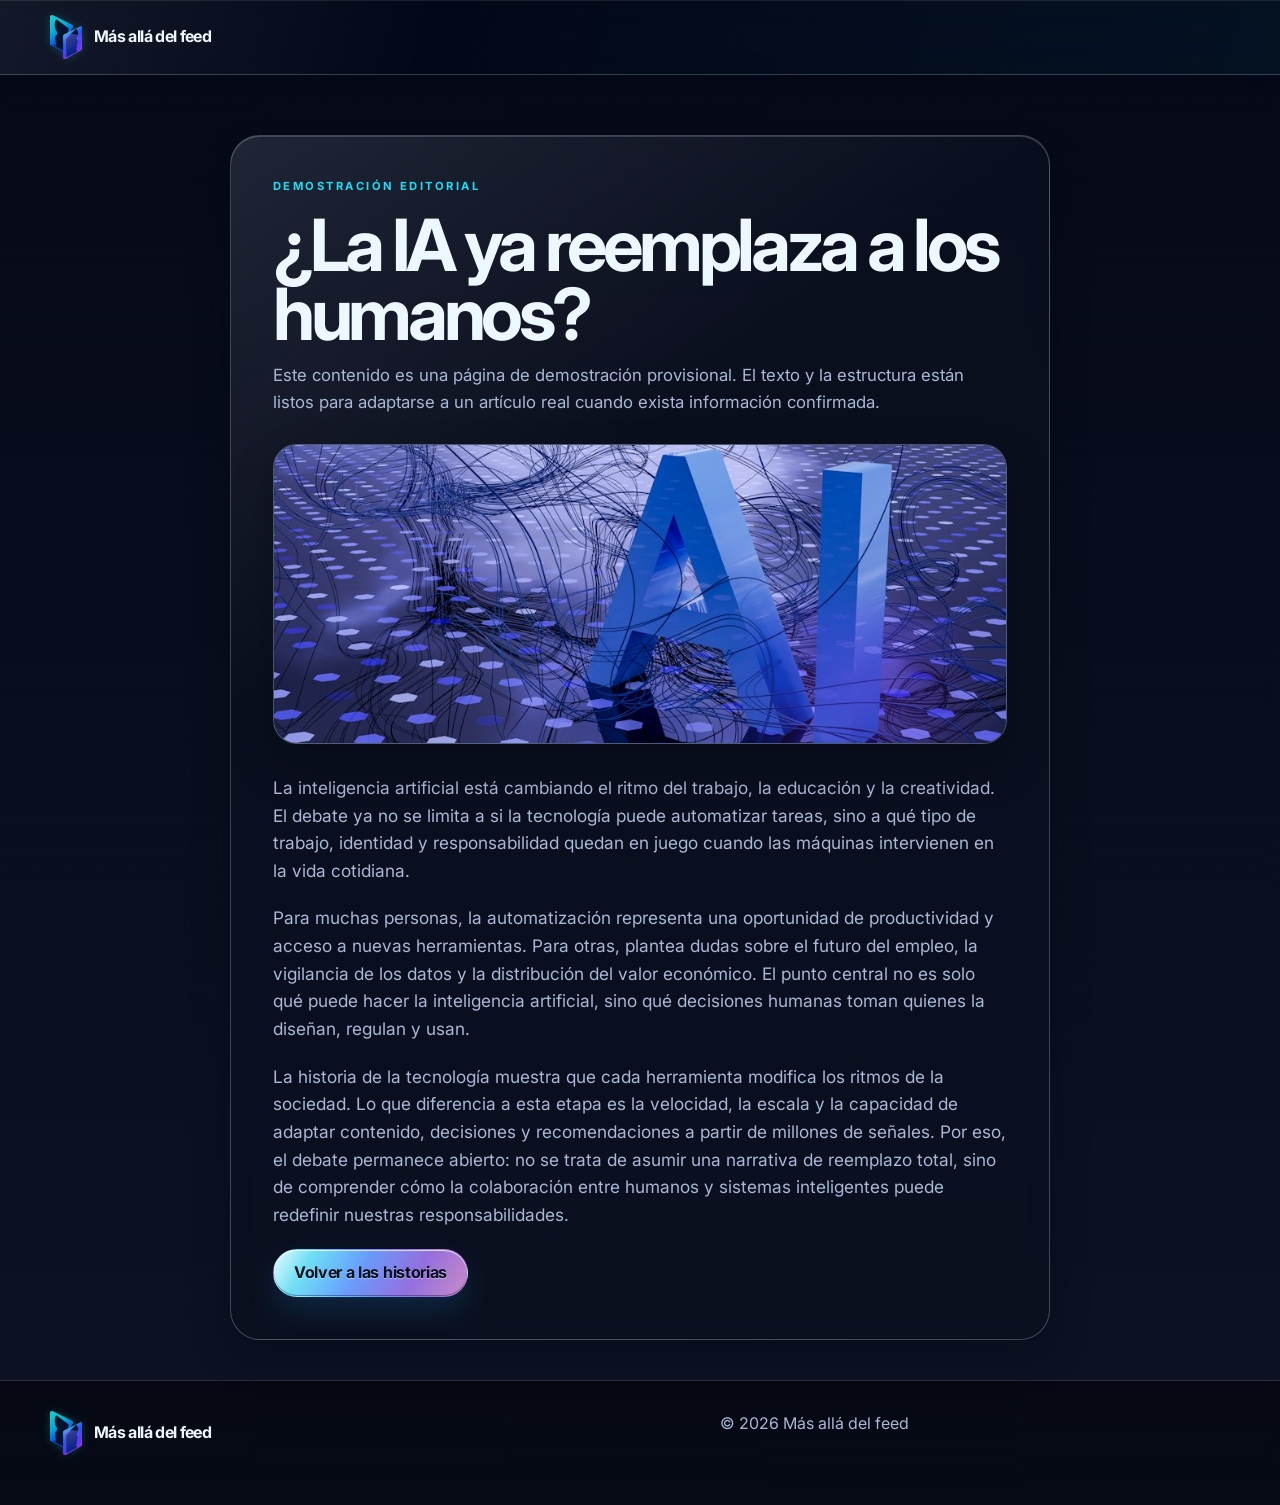
<file: article-demo.html>
<!DOCTYPE html>
<html lang="es">
  <head>
    <meta charset="UTF-8" />
    <meta name="viewport" content="width=device-width, initial-scale=1.0" />
    <meta name="description" content="Artículo de demostración para Más allá del feed." />
    <title>Artículo de demostración | Más allá del feed</title>
    <link rel="preconnect" href="https://fonts.googleapis.com" />
    <link rel="preconnect" href="https://fonts.gstatic.com" crossorigin />
    <link
      href="https://fonts.googleapis.com/css2?family=Inter:wght@400;500;600;700;800;900&family=Oswald:wght@400;500;600;700&display=swap"
      rel="stylesheet"
    />
    <link rel="icon" href="assets/logo.svg" type="image/svg+xml" />
    <link rel="stylesheet" href="css/styles.css" />
  </head>
  <body class="article-page">
    <header class="site-header article-header">
      <div class="container nav-wrap">
        <a class="brand" href="index.html" aria-label="Volver a la portada">
          <img src="assets/logo.svg" alt="Símbolo gráfico de DosCaras.IA" />
          <span>Más allá del feed</span>
        </a>
      </div>
    </header>

    <main class="article-main">
      <article class="article-shell">
        <p class="eyebrow accent">Demostración editorial</p>
        <h1>¿La IA ya reemplaza a los humanos?</h1>
        <p class="article-kicker">
          Este contenido es una página de demostración provisional. El texto y la estructura están listos
          para adaptarse a un artículo real cuando exista información confirmada.
        </p>

        <div class="article-hero-art">
          <img src="assets/images/ai-concept.jpg" alt="Imagen ilustrativa sobre inteligencia artificial y su relación con las personas, de Unsplash." />
        </div>

        <div class="article-body">
          <p>
            La inteligencia artificial está cambiando el ritmo del trabajo, la educación y la creatividad.
            El debate ya no se limita a si la tecnología puede automatizar tareas, sino a qué tipo de
            trabajo, identidad y responsabilidad quedan en juego cuando las máquinas intervienen en la vida cotidiana.
          </p>
          <p>
            Para muchas personas, la automatización representa una oportunidad de productividad y acceso a nuevas
            herramientas. Para otras, plantea dudas sobre el futuro del empleo, la vigilancia de los datos y la
            distribución del valor económico. El punto central no es solo qué puede hacer la inteligencia artificial,
            sino qué decisiones humanas toman quienes la diseñan, regulan y usan.
          </p>
          <p>
            La historia de la tecnología muestra que cada herramienta modifica los ritmos de la sociedad. Lo que
            diferencia a esta etapa es la velocidad, la escala y la capacidad de adaptar contenido, decisiones y
            recomendaciones a partir de millones de señales. Por eso, el debate permanece abierto: no se trata de
            asumir una narrativa de reemplazo total, sino de comprender cómo la colaboración entre humanos y sistemas
            inteligentes puede redefinir nuestras responsabilidades.
          </p>
        </div>

        <div class="article-cta">
          <a class="button primary" href="index.html#actualidad">Volver a las historias</a>
        </div>
      </article>
    </main>

    <footer class="site-footer article-footer">
      <div class="container footer-grid">
        <div>
          <a class="brand footer-brand" href="index.html">
            <img src="assets/logo.svg" alt="Símbolo gráfico de DosCaras.IA" />
            <span>Más allá del feed</span>
          </a>
        </div>
        <div class="footer-meta">
          <span>© <span id="year"></span> Más allá del feed</span>
        </div>
      </div>
    </footer>

    <script src="js/main.js"></script>
  </body>
</html>
</file>
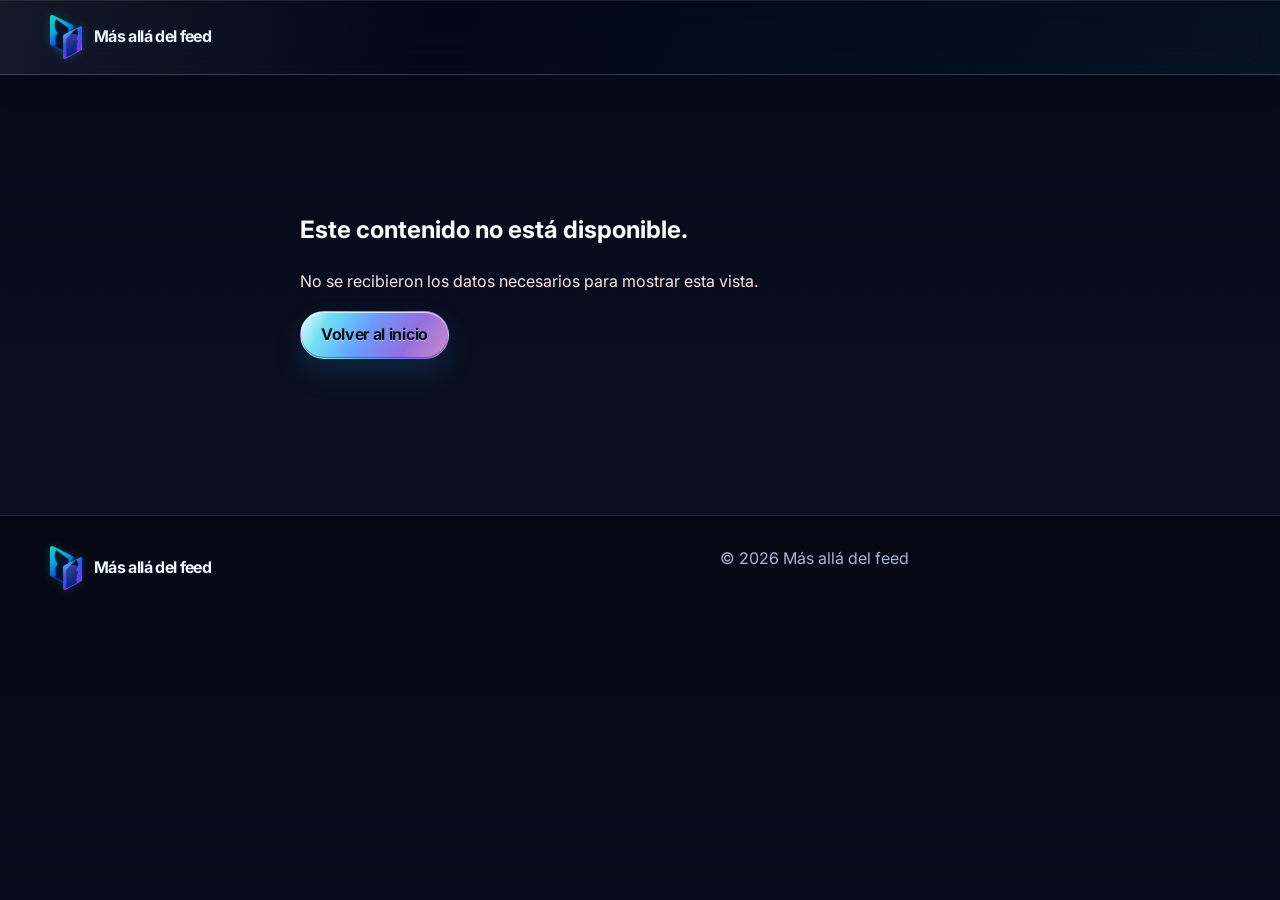
<file: detalle.html>
<!DOCTYPE html>
<html lang="es">
  <head>
    <meta charset="UTF-8" />
    <meta name="viewport" content="width=device-width, initial-scale=1.0" />
    <meta name="theme-color" content="#050918" />
    <title>Detalle | Más allá del feed</title>
    <link rel="preconnect" href="https://fonts.googleapis.com" />
    <link rel="preconnect" href="https://fonts.gstatic.com" crossorigin />
    <link
      href="https://fonts.googleapis.com/css2?family=Inter:wght@400;500;600;700;800;900&family=Oswald:wght@400;500;600;700&display=swap"
      rel="stylesheet"
    />
    <link rel="icon" href="assets/logo.svg" type="image/svg+xml" />
    <link rel="stylesheet" href="css/styles.css" />
  </head>
  <body class="article-page detail-page">
    <div class="page-shell">
      <header class="site-header article-header">
        <div class="container nav-wrap">
          <a class="brand" href="index.html#inicio" aria-label="Ir al inicio de Más allá del feed">
            <img src="assets/logo.svg" alt="Símbolo gráfico de DosCaras.IA" />
            <span>Más allá del feed</span>
          </a>
        </div>
      </header>

      <main class="detail-main" id="detail-main" aria-live="polite">
        <article class="detail-shell" id="detail-view" hidden>
          <p class="eyebrow accent">Vista de contenido</p>
          <h1 id="detail-title"></h1>
          <div class="detail-content" id="detail-content"></div>
          <p class="detail-notice" id="detail-notice" hidden>
            Este espacio todavía no tiene más contenido disponible.
          </p>
          <div class="detail-actions">
            <a class="button primary" href="index.html#inicio">Volver al inicio</a>
            <a class="button secondary" id="detail-source-link" href="index.html#inicio" hidden>Volver a la sección de origen</a>
          </div>
        </article>

        <section class="detail-error" id="detail-error" role="alert" hidden>
          <h1>Este contenido no está disponible.</h1>
          <p>No se recibieron los datos necesarios para mostrar esta vista.</p>
          <a class="button primary" href="index.html#inicio">Volver al inicio</a>
        </section>
      </main>

      <footer class="site-footer article-footer">
        <div class="container footer-grid">
          <a class="brand footer-brand" href="index.html#inicio">
            <img src="assets/logo.svg" alt="Símbolo gráfico de DosCaras.IA" />
            <span>Más allá del feed</span>
          </a>
          <div class="footer-meta">
            <span>© <span id="year"></span> Más allá del feed</span>
          </div>
        </div>
      </footer>
    </div>

    <script src="js/main.js"></script>
    <script src="js/detail.js"></script>
  </body>
</html>
</file>
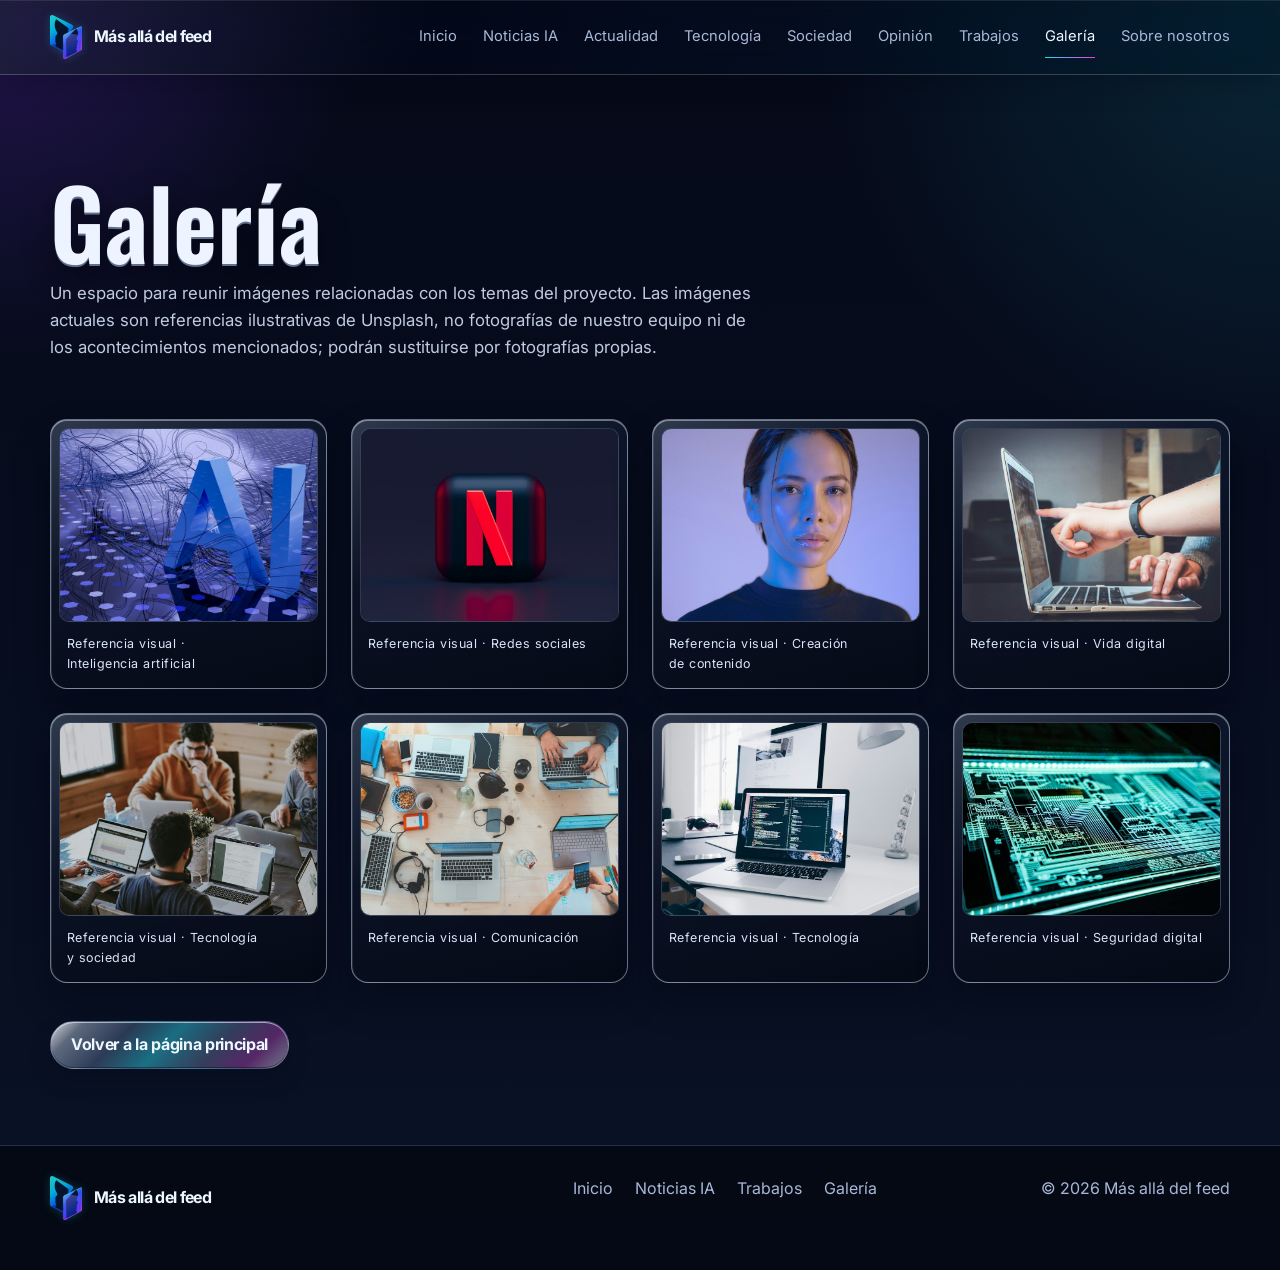
<file: galeria.html>
<!DOCTYPE html>
<html lang="es">
  <head>
    <meta charset="UTF-8" />
    <meta name="viewport" content="width=device-width, initial-scale=1.0" />
    <meta name="description" content="Galería de fotografías de Más allá del feed." />
    <meta name="theme-color" content="#050918" />
    <title>Galería | Más allá del feed</title>
    <link rel="preconnect" href="https://fonts.googleapis.com" />
    <link rel="preconnect" href="https://fonts.gstatic.com" crossorigin />
    <link
      href="https://fonts.googleapis.com/css2?family=Inter:wght@400;500;600;700;800;900&family=Oswald:wght@400;500;600;700&display=swap"
      rel="stylesheet"
    />
    <link rel="icon" href="assets/logo.svg" type="image/svg+xml" />
    <link rel="stylesheet" href="css/styles.css" />
  </head>
  <body class="gallery-page">
    <div class="page-shell">
      <header class="site-header">
        <div class="container nav-wrap">
          <a class="brand" href="index.html#inicio" aria-label="Volver a Más allá del feed">
            <img src="assets/logo.svg" alt="Símbolo gráfico de DosCaras.IA" />
            <span>Más allá del feed</span>
          </a>

          <button class="menu-toggle" aria-expanded="false" aria-controls="main-nav">
            <span></span>
            <span></span>
            <span></span>
            <span class="sr-only">Abrir menú</span>
          </button>

          <nav id="main-nav" class="main-nav" aria-label="Navegación principal">
            <a href="index.html#inicio">Inicio</a>
            <a href="index.html#noticias-ia">Noticias IA</a>
            <a href="index.html#actualidad">Actualidad</a>
            <a href="index.html#tecnologia">Tecnología</a>
            <a href="index.html#sociedad">Sociedad</a>
            <a href="index.html#opinión">Opinión</a>
            <a href="index.html#trabajos">Trabajos</a>
            <a href="galeria.html" aria-current="page">Galería</a>
            <a href="index.html#sobre-nosotros">Sobre nosotros</a>
          </nav>
        </div>
      </header>

      <main class="gallery-main">
        <section class="container gallery-intro" aria-labelledby="gallery-title">
          <h1 id="gallery-title">Galería</h1>
          <p>
            Un espacio para reunir imágenes relacionadas con los temas del proyecto. Las imágenes
            actuales son referencias ilustrativas de Unsplash, no fotografías de nuestro equipo ni
            de los acontecimientos mencionados; podrán sustituirse por fotografías propias.
          </p>
        </section>

        <section class="container gallery-grid" aria-label="Espacios para fotografías">
          <figure class="gallery-slot" data-detail>
            <div class="gallery-slot-media">
              <img src="assets/images/ai-concept.jpg" alt="Imagen ilustrativa de inteligencia artificial y tecnología, de Unsplash." loading="lazy" />
            </div>
            <figcaption>Referencia visual · Inteligencia artificial</figcaption>
          </figure>
          <figure class="gallery-slot" data-detail>
            <div class="gallery-slot-media">
              <img src="assets/images/social-media.jpg" alt="Imagen ilustrativa de redes sociales y comunicación digital, de Unsplash." loading="lazy" />
            </div>
            <figcaption>Referencia visual · Redes sociales</figcaption>
          </figure>
          <figure class="gallery-slot" data-detail>
            <div class="gallery-slot-media">
              <img src="assets/images/creator-portrait.jpg" alt="Retrato ilustrativo de una creadora de contenido, de Unsplash." loading="lazy" />
            </div>
            <figcaption>Referencia visual · Creación de contenido</figcaption>
          </figure>
          <figure class="gallery-slot" data-detail>
            <div class="gallery-slot-media">
              <img src="assets/images/digital-life.jpg" alt="Persona usando un teléfono inteligente, imagen ilustrativa de Unsplash." loading="lazy" />
            </div>
            <figcaption>Referencia visual · Vida digital</figcaption>
          </figure>
          <figure class="gallery-slot" data-detail>
            <div class="gallery-slot-media">
              <img src="assets/images/collaborative-tech.jpg" alt="Personas colaborando con tecnología digital, imagen ilustrativa de Unsplash." loading="lazy" />
            </div>
            <figcaption>Referencia visual · Tecnología y sociedad</figcaption>
          </figure>
          <figure class="gallery-slot" data-detail>
            <div class="gallery-slot-media">
              <img src="assets/images/creative-team.jpg" alt="Equipo conversando en un entorno digital, imagen ilustrativa de Unsplash." loading="lazy" />
            </div>
            <figcaption>Referencia visual · Comunicación</figcaption>
          </figure>
          <figure class="gallery-slot" data-detail>
            <div class="gallery-slot-media">
              <img src="assets/images/coding-workspace.jpg" alt="Espacio de trabajo con una computadora, imagen ilustrativa de Unsplash." loading="lazy" />
            </div>
            <figcaption>Referencia visual · Tecnología</figcaption>
          </figure>
          <figure class="gallery-slot" data-detail>
            <div class="gallery-slot-media">
              <img src="assets/images/cybersecurity.jpg" alt="Imagen ilustrativa sobre ciberseguridad y medios digitales, de Unsplash." loading="lazy" />
            </div>
            <figcaption>Referencia visual · Seguridad digital</figcaption>
          </figure>
        </section>

        <div class="container gallery-return">
          <a class="button secondary" href="index.html#inicio">Volver a la página principal</a>
        </div>
      </main>

      <footer class="site-footer">
        <div class="container footer-grid">
          <div>
            <a class="brand footer-brand" href="index.html#inicio">
              <img src="assets/logo.svg" alt="Símbolo gráfico de DosCaras.IA" />
              <span>Más allá del feed</span>
            </a>
          </div>
          <nav class="footer-nav" aria-label="Navegación del pie de página">
            <a href="index.html#inicio">Inicio</a>
            <a href="index.html#noticias-ia">Noticias IA</a>
            <a href="index.html#trabajos">Trabajos</a>
            <a href="galeria.html" aria-current="page">Galería</a>
          </nav>
          <div class="footer-meta">
            <span>© <span id="year"></span> Más allá del feed</span>
          </div>
        </div>
      </footer>
    </div>

    <script src="js/main.js"></script>
  </body>
</html>
</file>
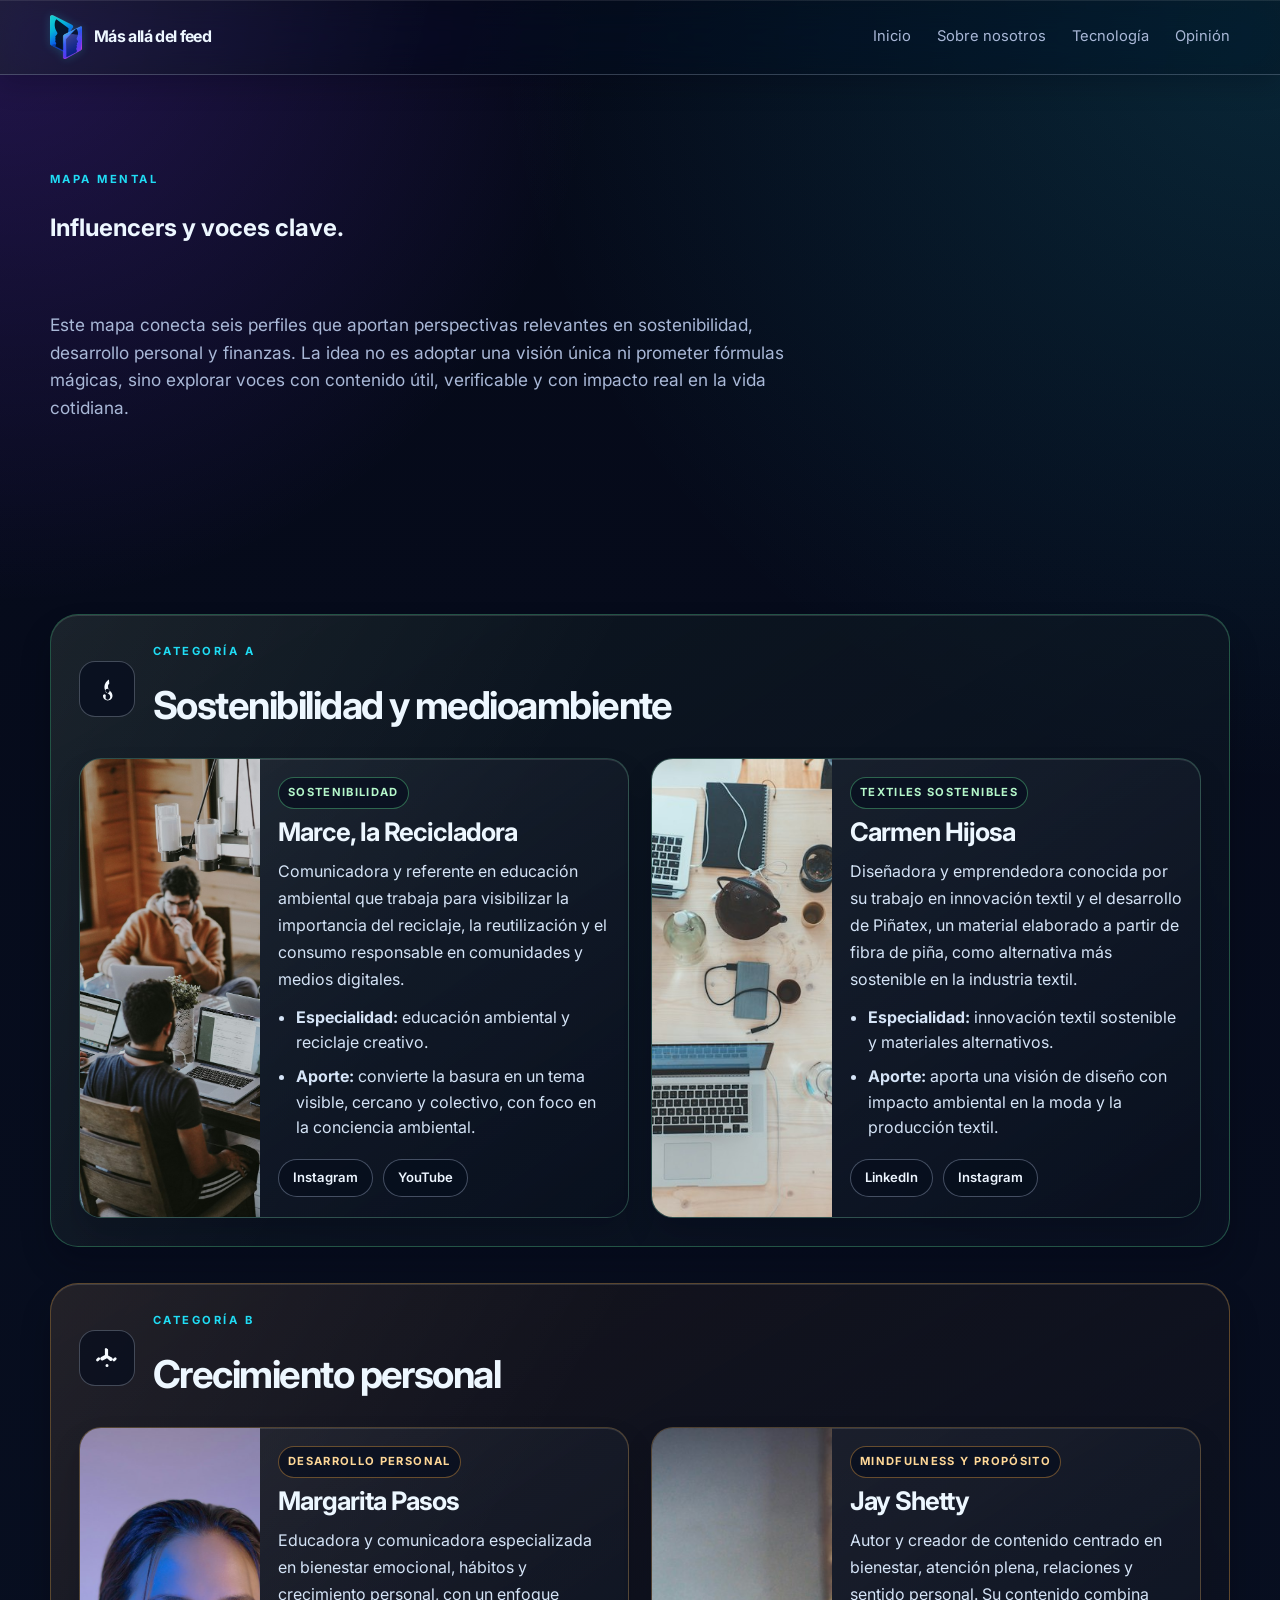
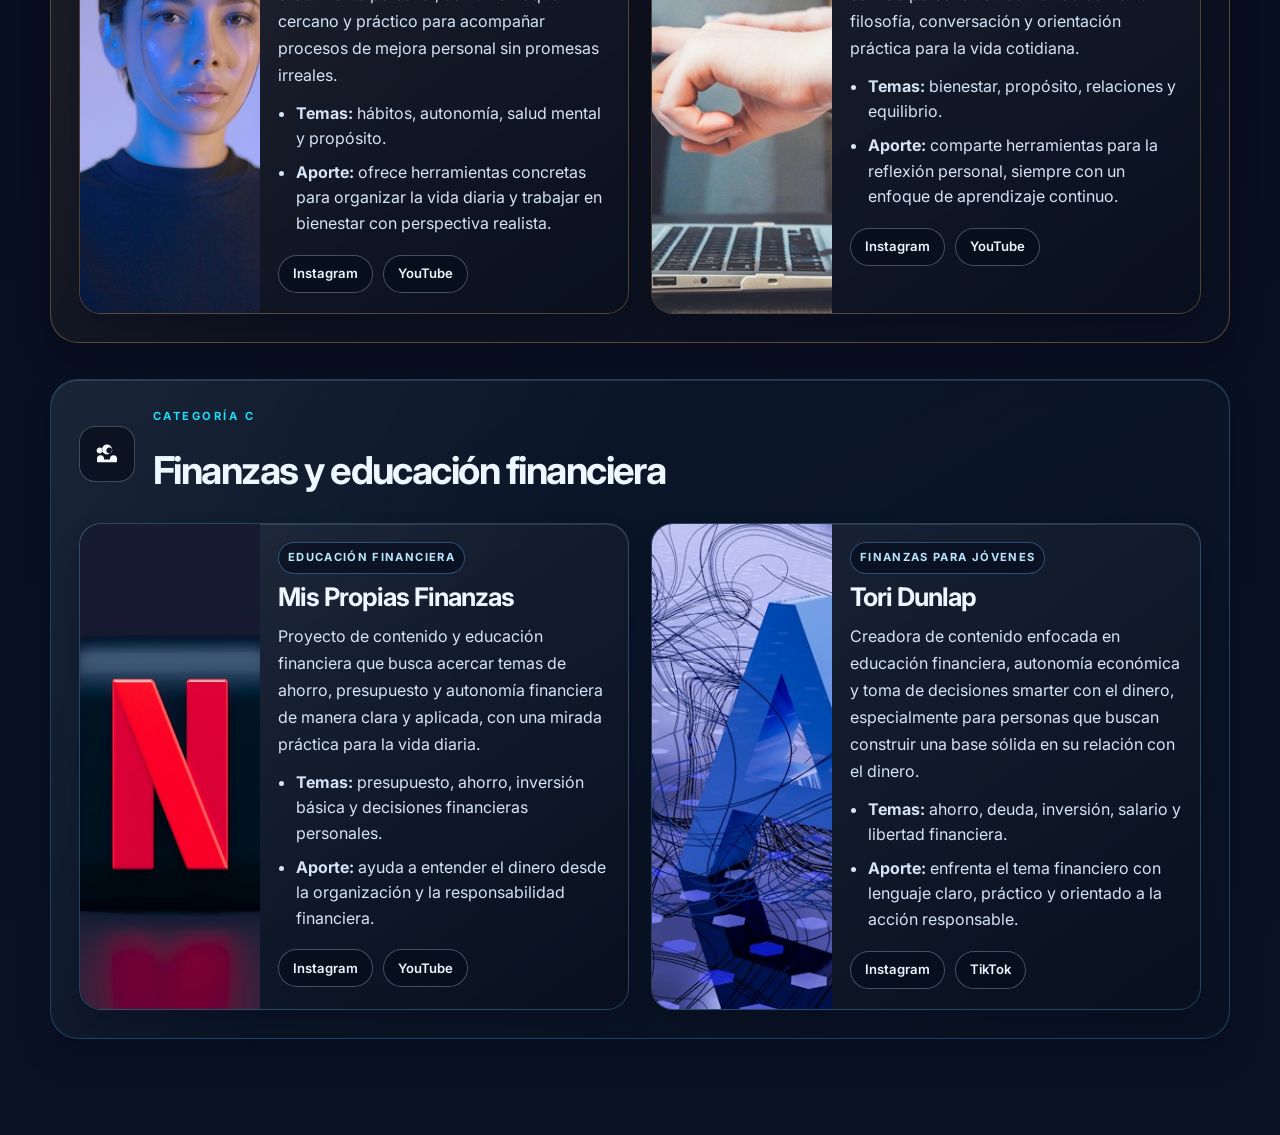
<file: influencers.html>
<!DOCTYPE html>
<html lang="es">
  <head>
    <meta charset="UTF-8" />
    <meta name="viewport" content="width=device-width, initial-scale=1.0" />
    <meta
      name="description"
      content="Mapa de influencers de sostenibilidad, crecimiento personal y finanzas dentro de Más allá del feed."
    />
    <meta name="theme-color" content="#070d1a" />
    <title>Influencers | Más allá del feed</title>
    <link rel="preconnect" href="https://fonts.googleapis.com" />
    <link rel="preconnect" href="https://fonts.gstatic.com" crossorigin />
    <link
      href="https://fonts.googleapis.com/css2?family=Inter:wght@400;500;600;700;800;900&family=Oswald:wght@400;500;600;700&display=swap"
      rel="stylesheet"
    />
    <link rel="stylesheet" href="css/styles.css" />
    <script src="js/main.js" defer></script>
  </head>
  <body>
    <div class="page-shell">
      <header class="site-header">
        <div class="container nav-wrap">
          <a class="brand" href="index.html" aria-label="Volver a inicio">
            <img src="assets/logo.svg" alt="Símbolo gráfico de DosCaras.IA" />
            <span>Más allá del feed</span>
          </a>

          <button class="menu-toggle" aria-expanded="false" aria-controls="main-nav">
            <span></span>
            <span></span>
            <span></span>
            <span class="sr-only">Abrir menú</span>
          </button>

          <nav class="main-nav" aria-label="Navegación secundaria">
            <a href="index.html#inicio">Inicio</a>
            <a href="index.html#sobre-nosotros">Sobre nosotros</a>
            <a href="index.html#tecnologia">Tecnología</a>
            <a href="index.html#opinión">Opinión</a>
          </nav>
        </div>
      </header>

      <main>
        <section class="influencer-page-header section-frame">
          <div class="container influencer-hero-container">
            <div class="section-head" data-reveal>
              <p class="eyebrow accent">Mapa mental</p>
              <h1>Influencers y voces clave.</h1>
            </div>
            <p class="influencer-intro" data-reveal>
              Este mapa conecta seis perfiles que aportan perspectivas relevantes en sostenibilidad,
              desarrollo personal y finanzas. La idea no es adoptar una visión única ni prometer fórmulas mágicas,
              sino explorar voces con contenido útil, verificable y con impacto real en la vida cotidiana.
            </p>
          </div>
        </section>

        <section class="influencer-categories section-frame" aria-label="Categorías de influencers">
          <div class="container category-stack">
            <section class="profile-category green" data-reveal>
              <div class="category-heading">
                <span class="category-icon" aria-hidden="true">
                  <svg viewBox="0 0 24 24" focusable="false"><path d="M13.9 2.5c-2.8 1.7-4.4 4.5-4.5 7.4-.1 2.5 1.1 4.8 3.9 6.8l.4.3c.8.6 1.4 1.5 1.5 2.5.2 1.4-.8 2.9-2.1 3.2-.8.2-1.6 0-2.1-.6-.4-.5-.5-1.3-.4-2.2l.2-1.1c.1-.8-.4-1.5-1.2-1.6-.9-.1-1.6.7-1.6 1.6 0 1.3.5 2.6 1.5 3.5 1.3 1.2 3.5 1.5 5.2.7 1.6-.7 2.7-2.3 2.8-4.1.1-2.1-1.1-3.8-2.8-5.2-.5-.4-.9-.9-1.1-1.5-.4-1.1-.6-2.1-.6-3.3 0-1 .4-1.7 1.2-2.2l.1-.1Zm-1.4 9.3a2.1 2.1 0 1 1 0 4.2 2.1 2.1 0 0 1 0-4.2Z"/></svg>
                </span>
                <div>
                  <p class="eyebrow accent">Categoría A</p>
                  <h2>Sostenibilidad y medioambiente</h2>
                </div>
              </div>

              <div class="profile-grid">
                <article class="profile-card profile-card-green pointer-tilt" data-detail>
                  <div class="profile-visual">
                    <img src="assets/images/collaborative-tech.jpg" alt="Retrato ilustrativo de Marce, la Recicladora." loading="lazy" />
                  </div>
                  <div class="profile-content">
                    <div class="profile-header">
                      <span class="profile-tag">Sostenibilidad</span>
                      <h3>Marce, la Recicladora</h3>
                    </div>
                    <p>
                      Comunicadora y referente en educación ambiental que trabaja para visibilizar la importancia del reciclaje,
                      la reutilización y el consumo responsable en comunidades y medios digitales.
                    </p>
                    <ul>
                      <li><strong>Especialidad:</strong> educación ambiental y reciclaje creativo.</li>
                      <li><strong>Aporte:</strong> convierte la basura en un tema visible, cercano y colectivo, con foco en la conciencia ambiental.</li>
                    </ul>
                    <div class="profile-links">
                      <a href="https://www.instagram.com/" target="_blank" rel="noreferrer noopener">Instagram</a>
                      <a href="https://www.youtube.com/" target="_blank" rel="noreferrer noopener">YouTube</a>
                    </div>
                  </div>
                </article>

                <article class="profile-card profile-card-green pointer-tilt" data-detail>
                  <div class="profile-visual">
                    <img src="assets/images/creative-team.jpg" alt="Retrato ilustrativo de Carmen Hijosa." loading="lazy" />
                  </div>
                  <div class="profile-content">
                    <div class="profile-header">
                      <span class="profile-tag">Textiles sostenibles</span>
                      <h3>Carmen Hijosa</h3>
                    </div>
                    <p>
                      Diseñadora y emprendedora conocida por su trabajo en innovación textil y el desarrollo de Piñatex,
                      un material elaborado a partir de fibra de piña, como alternativa más sostenible en la industria textil.
                    </p>
                    <ul>
                      <li><strong>Especialidad:</strong> innovación textil sostenible y materiales alternativos.</li>
                      <li><strong>Aporte:</strong> aporta una visión de diseño con impacto ambiental en la moda y la producción textil.</li>
                    </ul>
                    <div class="profile-links">
                      <a href="https://www.linkedin.com/" target="_blank" rel="noreferrer noopener">LinkedIn</a>
                      <a href="https://www.instagram.com/" target="_blank" rel="noreferrer noopener">Instagram</a>
                    </div>
                  </div>
                </article>
              </div>
            </section>

            <section class="profile-category orange" data-reveal>
              <div class="category-heading">
                <span class="category-icon" aria-hidden="true">
                  <svg viewBox="0 0 24 24" focusable="false"><path d="M12 2.7a1.1 1.1 0 0 1 1.1 1.1v5.6l3.7 2.1c.9.5 1.2 1.7.7 2.6-.5.9-1.7 1.2-2.6.7L12 12.2l-3.9 2.1c-.9.5-2.1.2-2.6-.7s-.2-2.1.7-2.6l3.7-2.1V3.8A1.1 1.1 0 0 1 12 2.7Zm0 15.3a1.5 1.5 0 1 1-1.5 1.5 1.5 1.5 0 0 1 1.5-1.5Zm7.3-6.2a1.3 1.3 0 0 1 1.9 0 1.3 1.3 0 0 1 0 1.9l-1.3 1.3a1.3 1.3 0 0 1-1.9-1.9l1.3-1.3ZM4.7 11.8a1.3 1.3 0 0 1 0 1.9L3.4 15a1.3 1.3 0 1 1-1.9-1.9l1.3-1.3a1.3 1.3 0 0 1 1.9 0Z"/></svg>
                </span>
                <div>
                  <p class="eyebrow accent">Categoría B</p>
                  <h2>Crecimiento personal</h2>
                </div>
              </div>

              <div class="profile-grid">
                <article class="profile-card profile-card-orange pointer-tilt" data-detail>
                  <div class="profile-visual">
                    <img src="assets/images/creator-portrait.jpg" alt="Retrato ilustrativo de Margarita Pasos." loading="lazy" />
                  </div>
                  <div class="profile-content">
                    <div class="profile-header">
                      <span class="profile-tag">Desarrollo personal</span>
                      <h3>Margarita Pasos</h3>
                    </div>
                    <p>
                      Educadora y comunicadora especializada en bienestar emocional, hábitos y crecimiento personal,
                      con un enfoque cercano y práctico para acompañar procesos de mejora personal sin promesas irreales.
                    </p>
                    <ul>
                      <li><strong>Temas:</strong> hábitos, autonomía, salud mental y propósito.</li>
                      <li><strong>Aporte:</strong> ofrece herramientas concretas para organizar la vida diaria y trabajar en bienestar con perspectiva realista.</li>
                    </ul>
                    <div class="profile-links">
                      <a href="https://www.instagram.com/" target="_blank" rel="noreferrer noopener">Instagram</a>
                      <a href="https://www.youtube.com/" target="_blank" rel="noreferrer noopener">YouTube</a>
                    </div>
                  </div>
                </article>

                <article class="profile-card profile-card-orange pointer-tilt" data-detail>
                  <div class="profile-visual">
                    <img src="assets/images/digital-life.jpg" alt="Retrato ilustrativo de Jay Shetty." loading="lazy" />
                  </div>
                  <div class="profile-content">
                    <div class="profile-header">
                      <span class="profile-tag">Mindfulness y propósito</span>
                      <h3>Jay Shetty</h3>
                    </div>
                    <p>
                      Autor y creador de contenido centrado en bienestar, atención plena, relaciones y sentido personal.
                      Su contenido combina filosofía, conversación y orientación práctica para la vida cotidiana.
                    </p>
                    <ul>
                      <li><strong>Temas:</strong> bienestar, propósito, relaciones y equilibrio.</li>
                      <li><strong>Aporte:</strong> comparte herramientas para la reflexión personal, siempre con un enfoque de aprendizaje continuo.</li>
                    </ul>
                    <div class="profile-links">
                      <a href="https://www.instagram.com/jayshetty/" target="_blank" rel="noreferrer noopener">Instagram</a>
                      <a href="https://www.youtube.com/@jayshetty" target="_blank" rel="noreferrer noopener">YouTube</a>
                    </div>
                  </div>
                </article>
              </div>
            </section>

            <section class="profile-category blue" data-reveal>
              <div class="category-heading">
                <span class="category-icon" aria-hidden="true">
                  <svg viewBox="0 0 24 24" focusable="false"><path d="M18.5 13.2a3.5 3.5 0 0 0-3.5 3.5v.8H9v-.8A3.5 3.5 0 0 0 5.5 13.2a3.5 3.5 0 0 0-3.5 3.5v2.6a.9.9 0 0 0 .9.9h18.2a.9.9 0 0 0 .9-.9v-2.6a3.5 3.5 0 0 0-3.5-3.5ZM7 7.5A5 5 0 1 1 17 7.5 5 5 0 0 1 7 7.5Zm9.8 2.6a3 3 0 1 0-5.5-1.4 3 3 0 0 0 5.5 1.4Zm-9.7 0a3 3 0 1 0-5.5-1.4 3 3 0 0 0 5.5 1.4Z"/></svg>
                </span>
                <div>
                  <p class="eyebrow accent">Categoría C</p>
                  <h2>Finanzas y educación financiera</h2>
                </div>
              </div>

              <div class="profile-grid">
                <article class="profile-card profile-card-blue pointer-tilt" data-detail>
                  <div class="profile-visual">
                    <img src="assets/images/social-media.jpg" alt="Identidad gráfica de Mis Propias Finanzas." loading="lazy" />
                  </div>
                  <div class="profile-content">
                    <div class="profile-header">
                      <span class="profile-tag">Educación financiera</span>
                      <h3>Mis Propias Finanzas</h3>
                    </div>
                    <p>
                      Proyecto de contenido y educación financiera que busca acercar temas de ahorro, presupuesto y autonomía financiera
                      de manera clara y aplicada, con una mirada práctica para la vida diaria.
                    </p>
                    <ul>
                      <li><strong>Temas:</strong> presupuesto, ahorro, inversión básica y decisiones financieras personales.</li>
                      <li><strong>Aporte:</strong> ayuda a entender el dinero desde la organización y la responsabilidad financiera.</li>
                    </ul>
                    <div class="profile-links">
                      <a href="https://www.instagram.com/mispropiasfinanzas/" target="_blank" rel="noreferrer noopener">Instagram</a>
                      <a href="https://www.youtube.com/@mispropiasfinanzas" target="_blank" rel="noreferrer noopener">YouTube</a>
                    </div>
                  </div>
                </article>

                <article class="profile-card profile-card-blue pointer-tilt" data-detail>
                  <div class="profile-visual">
                    <img src="assets/images/ai-concept.jpg" alt="Retrato ilustrativo de Tori Dunlap." loading="lazy" />
                  </div>
                  <div class="profile-content">
                    <div class="profile-header">
                      <span class="profile-tag">Finanzas para jóvenes</span>
                      <h3>Tori Dunlap</h3>
                    </div>
                    <p>
                      Creadora de contenido enfocada en educación financiera, autonomía económica y toma de decisiones smarter con el dinero,
                      especialmente para personas que buscan construir una base sólida en su relación con el dinero.
                    </p>
                    <ul>
                      <li><strong>Temas:</strong> ahorro, deuda, inversión, salario y libertad financiera.</li>
                      <li><strong>Aporte:</strong> enfrenta el tema financiero con lenguaje claro, práctico y orientado a la acción responsable.</li>
                    </ul>
                    <div class="profile-links">
                      <a href="https://www.instagram.com/toridunlap/" target="_blank" rel="noreferrer noopener">Instagram</a>
                      <a href="https://www.tiktok.com/@toridunlap" target="_blank" rel="noreferrer noopener">TikTok</a>
                    </div>
                  </div>
                </article>
              </div>
            </section>
          </div>
        </section>
      </main>
    </div>
  </body>
</html>
</file>
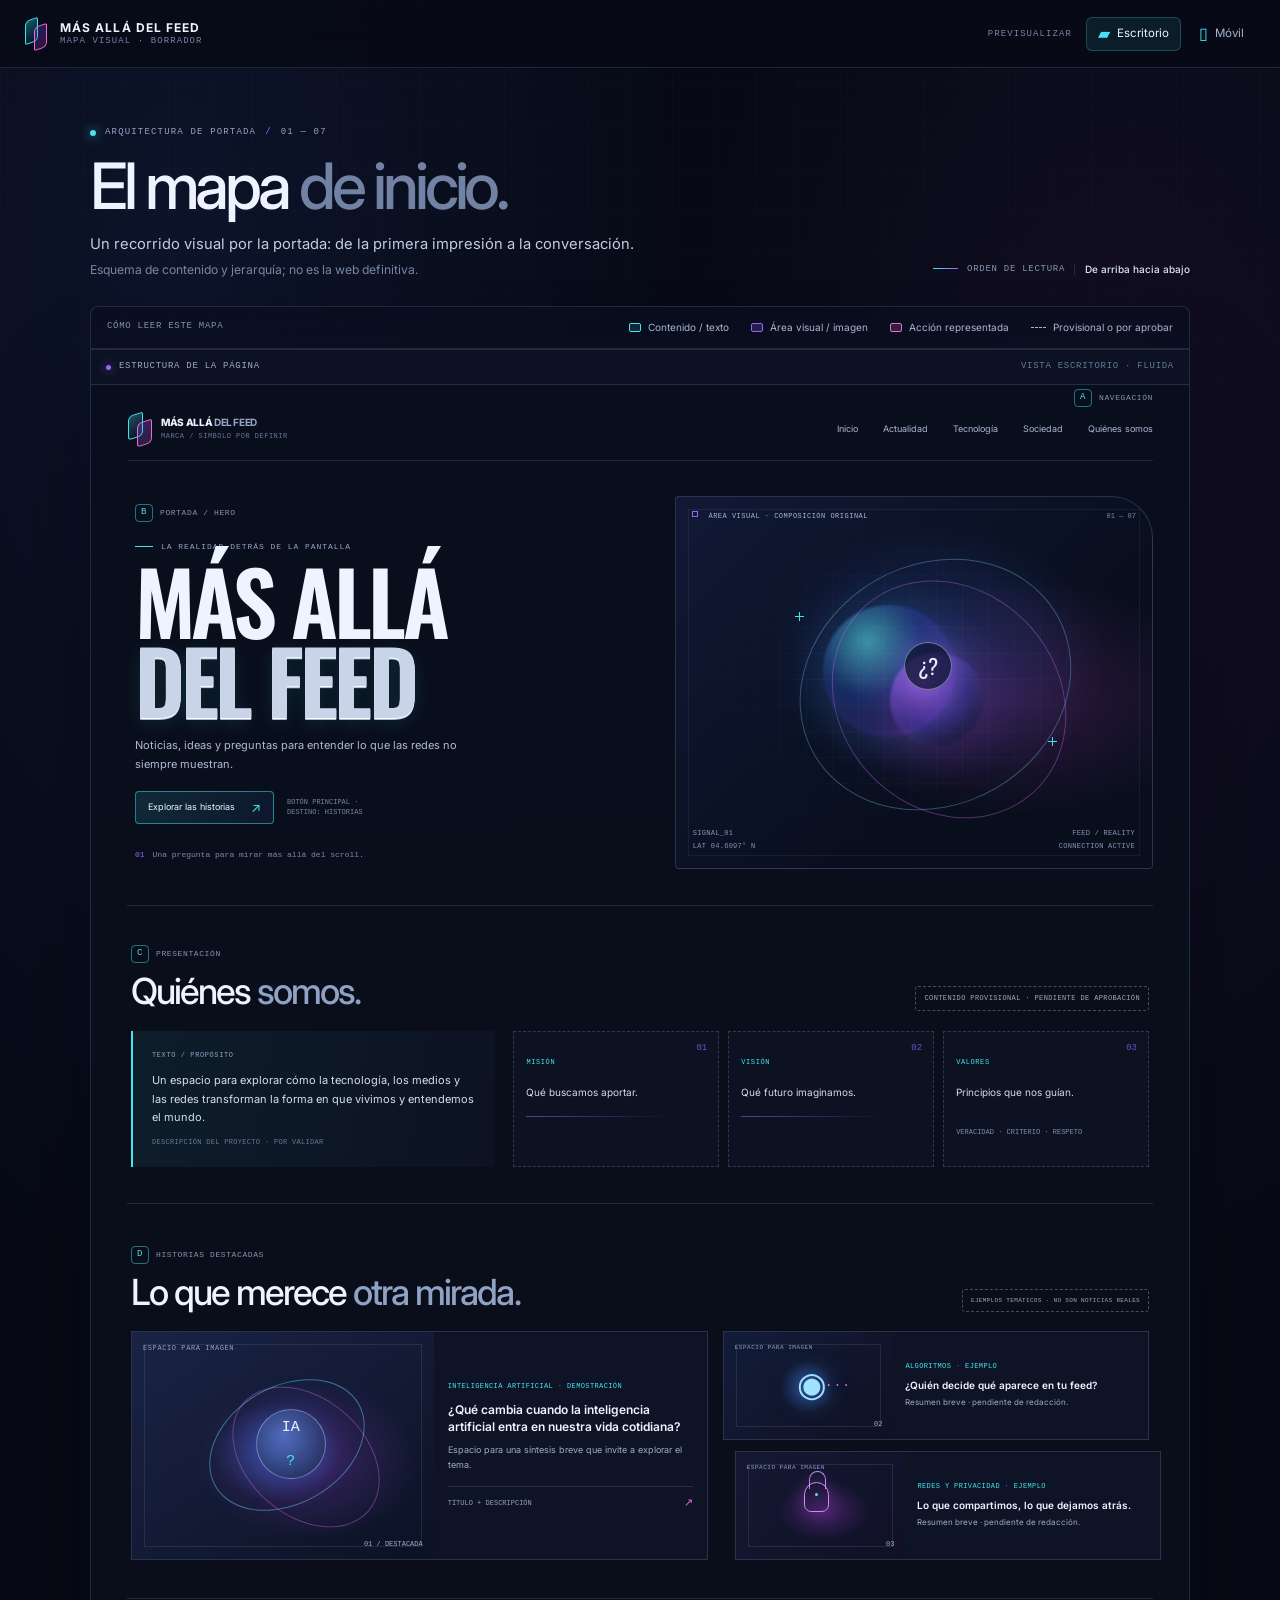
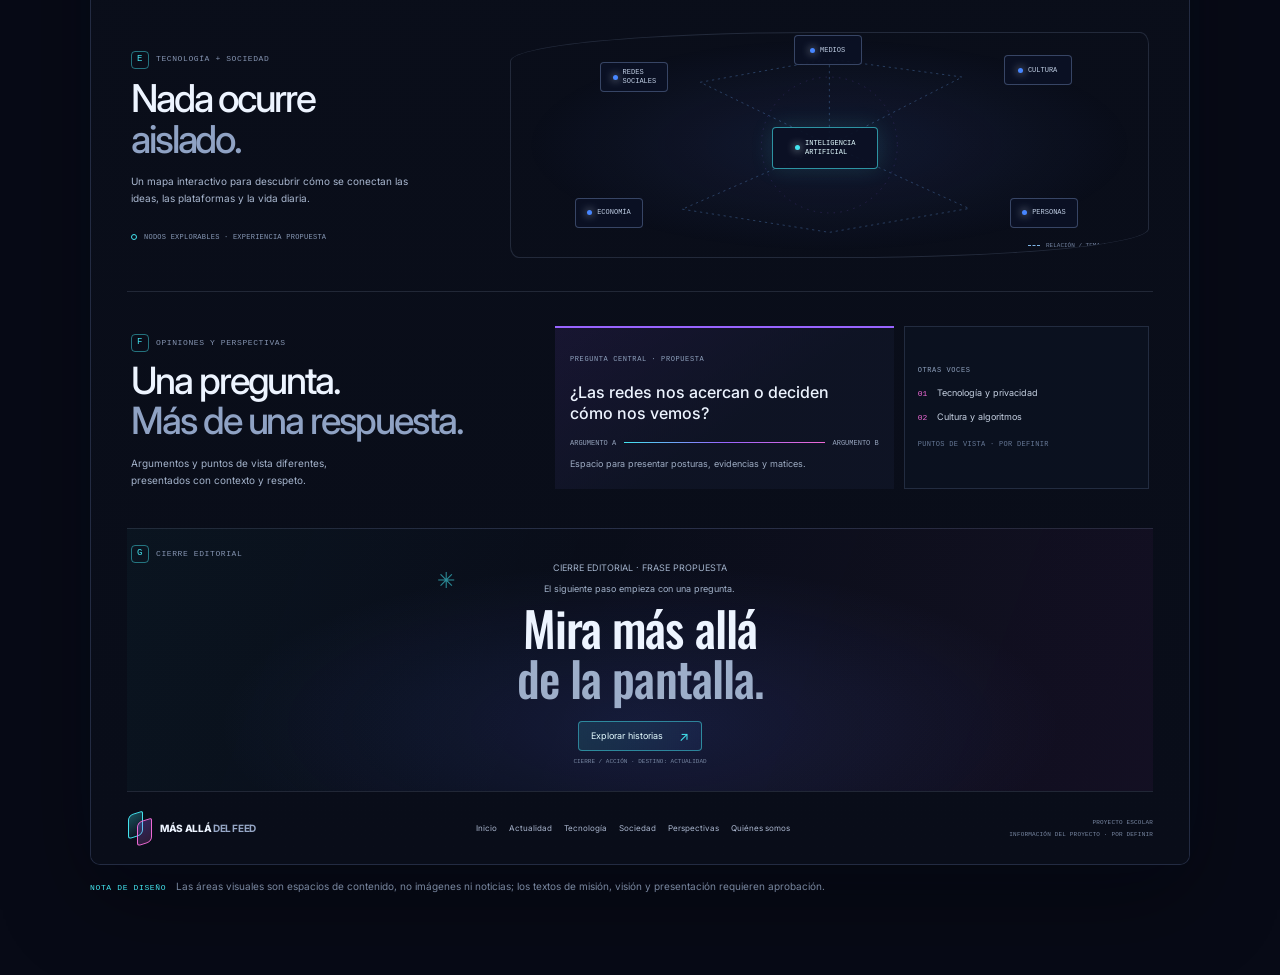
<file: mapa-inicio.html>
<!DOCTYPE html>
<html lang="es">
  <head>
    <meta charset="UTF-8" />
    <meta name="viewport" content="width=device-width, initial-scale=1.0" />
    <meta
      name="description"
      content="Mapa visual provisional de la estructura de inicio de Más allá del feed."
    />
    <meta name="theme-color" content="#070a16" />
    <title>Mapa de inicio | Más allá del feed</title>
    <link rel="preconnect" href="https://fonts.googleapis.com" />
    <link rel="preconnect" href="https://fonts.gstatic.com" crossorigin />
    <link
      href="https://fonts.googleapis.com/css2?family=Inter:wght@400;500;600;700;800;900&family=Oswald:wght@500;600;700&display=swap"
      rel="stylesheet"
    />
    <link rel="stylesheet" href="css/mapa-inicio.css" />
    <script src="js/mapa-inicio.js" defer></script>
  </head>
  <body data-preview="desktop">
    <header class="map-toolbar">
      <a class="toolbar-brand" href="#inicio" aria-label="Mapa de inicio, ir al comienzo">
        <span class="toolbar-mark" aria-hidden="true"><span></span><span></span></span>
        <span><strong>MÁS ALLÁ DEL FEED</strong><small>MAPA VISUAL · BORRADOR</small></span>
      </a>
      <div class="preview-control" role="group" aria-label="Cambiar vista del mapa">
        <span class="control-label">PREVISUALIZAR</span>
        <button type="button" class="preview-button is-active" data-preview-choice="desktop" aria-pressed="true">
          <span aria-hidden="true">▰</span> Escritorio
        </button>
        <button type="button" class="preview-button" data-preview-choice="mobile" aria-pressed="false">
          <span aria-hidden="true">▯</span> Móvil
        </button>
      </div>
    </header>

    <main class="map-workspace">
      <div class="map-heading">
        <div>
          <p class="overline"><span class="live-dot"></span> ARQUITECTURA DE PORTADA <span class="overline-divider">/</span> 01 — 07</p>
          <h1>El mapa <span>de inicio.</span></h1>
          <p class="map-intro">
            Un recorrido visual por la portada: de la primera impresión a la conversación.
            <span>Esquema de contenido y jerarquía; no es la web definitiva.</span>
          </p>
        </div>
        <div class="read-order" aria-label="Orden de lectura de arriba hacia abajo">
          <span class="read-order-line" aria-hidden="true"></span>
          <span>ORDEN DE LECTURA</span>
          <strong>De arriba hacia abajo</strong>
        </div>
      </div>

      <aside class="legend" aria-label="Leyenda del mapa">
        <span class="legend-title">CÓMO LEER ESTE MAPA</span>
        <span class="legend-item"><i class="legend-swatch swatch-content"></i> Contenido / texto</span>
        <span class="legend-item"><i class="legend-swatch swatch-media"></i> Área visual / imagen</span>
        <span class="legend-item"><i class="legend-swatch swatch-action"></i> Acción representada</span>
        <span class="legend-item"><i class="legend-dash"></i> Provisional o por aprobar</span>
      </aside>

      <div class="page-preview">
        <div class="preview-caption">
          <span><span class="caption-dot"></span> ESTRUCTURA DE LA PÁGINA</span>
          <span class="preview-size" aria-live="polite">VISTA ESCRITORIO · FLUIDA</span>
        </div>

        <div class="site-page" id="inicio">
          <header class="site-nav map-section" aria-label="A. Navegación superior">
            <a class="site-brand" href="#inicio" aria-label="Marca provisional Más allá del feed">
              <span class="brand-placeholder" aria-hidden="true"><i></i><i></i></span>
              <span class="brand-name">MÁS ALLÁ <b>DEL FEED</b><small>MARCA / SÍMBOLO POR DEFINIR</small></span>
            </a>
            <nav class="desktop-nav" aria-label="Enlaces de navegación representados">
              <a href="#inicio">Inicio</a>
              <a href="#historias">Actualidad</a>
              <a href="#conexiones">Tecnología</a>
              <a href="#conexiones">Sociedad</a>
              <a href="#proyecto">Quiénes somos</a>
            </nav>
            <span class="mobile-menu-sample" aria-label="Representación del menú móvil">
              <i></i><i></i><i></i><small>MENÚ</small>
            </span>
            <span class="section-chip nav-chip"><b>A</b> NAVEGACIÓN</span>
          </header>

          <section class="hero map-section" aria-labelledby="hero-title">
            <div class="hero-copy">
              <span class="section-chip"><b>B</b> PORTADA / HERO</span>
              <p class="hero-kicker"><span></span> LA REALIDAD DETRÁS DE LA PANTALLA</p>
              <h2 id="hero-title">MÁS ALLÁ<br /><span>DEL FEED</span></h2>
              <p class="hero-deck">Noticias, ideas y preguntas para entender lo que las redes no siempre muestran.</p>
              <div class="hero-actions" aria-label="Acciones propuestas">
                <span class="action-sample">Explorar las historias <b aria-hidden="true">↗</b></span>
                <span class="action-caption">BOTÓN PRINCIPAL · DESTINO: HISTORIAS</span>
              </div>
              <div class="hero-note"><span>01</span> Una pregunta para mirar más allá del scroll.</div>
            </div>
            <div class="hero-art" aria-label="Espacio reservado para una composición tecnológica y cinematográfica">
              <span class="media-label"><i></i> ÁREA VISUAL · COMPOSICIÓN ORIGINAL</span>
              <div class="art-grid" aria-hidden="true"></div>
              <div class="orb orb-a" aria-hidden="true"></div>
              <div class="orb orb-b" aria-hidden="true"></div>
              <div class="art-ring ring-a" aria-hidden="true"></div>
              <div class="art-ring ring-b" aria-hidden="true"></div>
              <div class="art-core" aria-hidden="true"><span>¿?</span></div>
              <div class="art-coordinate coordinate-a" aria-hidden="true">SIGNAL_01<br />LAT 04.6097° N</div>
              <div class="art-coordinate coordinate-b" aria-hidden="true">FEED / REALITY<br />CONNECTION ACTIVE</div>
              <span class="art-cross cross-a" aria-hidden="true"></span>
              <span class="art-cross cross-b" aria-hidden="true"></span>
              <span class="art-index" aria-hidden="true">01 — 07</span>
            </div>
          </section>

          <section class="project-section map-section" id="proyecto" aria-labelledby="project-title">
            <div class="section-heading">
              <div>
                <span class="section-chip"><b>C</b> PRESENTACIÓN</span>
                <h2 id="project-title">Quiénes <span>somos.</span></h2>
              </div>
              <span class="provisional-tag">CONTENIDO PROVISIONAL · PENDIENTE DE APROBACIÓN</span>
            </div>
            <div class="project-layout">
              <div class="project-statement content-block">
                <span class="element-label">TEXTO / PROPÓSITO</span>
                <p>Un espacio para explorar cómo la tecnología, los medios y las redes transforman la forma en que vivimos y entendemos el mundo.</p>
                <span class="text-placeholder">DESCRIPCIÓN DEL PROYECTO · POR VALIDAR</span>
              </div>
              <div class="pillars" aria-label="Misión, visión y valores; todos los textos son provisionales">
                <article class="pillar">
                  <span class="pillar-number">01</span><span class="element-label">MISIÓN</span>
                  <p>Qué buscamos aportar.</p><span class="draft-line"></span>
                </article>
                <article class="pillar">
                  <span class="pillar-number">02</span><span class="element-label">VISIÓN</span>
                  <p>Qué futuro imaginamos.</p><span class="draft-line"></span>
                </article>
                <article class="pillar pillar-values">
                  <span class="pillar-number">03</span><span class="element-label">VALORES</span>
                  <p>Principios que nos guían.</p><span class="value-tags">VERACIDAD · CRITERIO · RESPETO</span>
                </article>
              </div>
            </div>
          </section>

          <section class="stories-section map-section" id="historias" aria-labelledby="stories-title">
            <div class="section-heading">
              <div>
                <span class="section-chip"><b>D</b> HISTORIAS DESTACADAS</span>
                <h2 id="stories-title">Lo que merece <span>otra mirada.</span></h2>
              </div>
              <span class="content-note">EJEMPLOS TEMÁTICOS · NO SON NOTICIAS REALES</span>
            </div>
            <div class="story-layout">
              <article class="story-card story-feature">
                <div class="story-visual visual-feature">
                  <span class="element-label">ESPACIO PARA IMAGEN</span>
                  <span class="visual-orbit orbit-one" aria-hidden="true"></span>
                  <span class="visual-orbit orbit-two" aria-hidden="true"></span>
                  <span class="visual-subject" aria-hidden="true">IA<span>?</span></span>
                  <span class="story-number">01 / DESTACADA</span>
                </div>
                <div class="story-info">
                  <span class="category">INTELIGENCIA ARTIFICIAL <i>·</i> DEMOSTRACIÓN</span>
                  <h3>¿Qué cambia cuando la inteligencia artificial entra en nuestra vida cotidiana?</h3>
                  <p>Espacio para una síntesis breve que invite a explorar el tema.</p>
                  <span class="story-read">TÍTULO + DESCRIPCIÓN <b>↗</b></span>
                </div>
              </article>
              <div class="story-stack">
                <article class="story-card story-secondary">
                  <div class="story-visual visual-algorithm">
                    <span class="element-label">ESPACIO PARA IMAGEN</span>
                    <span class="algorithm-mark" aria-hidden="true">◉<i>···</i></span>
                    <span class="story-number">02</span>
                  </div>
                  <div class="story-info">
                    <span class="category">ALGORITMOS <i>·</i> EJEMPLO</span>
                    <h3>¿Quién decide qué aparece en tu feed?</h3>
                    <p>Resumen breve · pendiente de redacción.</p>
                  </div>
                </article>
                <article class="story-card story-secondary story-offset">
                  <div class="story-visual visual-privacy">
                    <span class="element-label">ESPACIO PARA IMAGEN</span>
                    <span class="privacy-mark" aria-hidden="true"><i></i></span>
                    <span class="story-number">03</span>
                  </div>
                  <div class="story-info">
                    <span class="category">REDES Y PRIVACIDAD <i>·</i> EJEMPLO</span>
                    <h3>Lo que compartimos, lo que dejamos atrás.</h3>
                    <p>Resumen breve · pendiente de redacción.</p>
                  </div>
                </article>
              </div>
            </div>
          </section>

          <section class="connections-section map-section" id="conexiones" aria-labelledby="connections-title">
            <div class="connections-copy">
              <span class="section-chip"><b>E</b> TECNOLOGÍA + SOCIEDAD</span>
              <h2 id="connections-title">Nada ocurre <span>aislado.</span></h2>
              <p>Un mapa interactivo para descubrir cómo se conectan las ideas, las plataformas y la vida diaria.</p>
              <span class="interaction-hint"><i></i> NODOS EXPLORABLES · EXPERIENCIA PROPUESTA</span>
            </div>
            <div class="connection-map" role="img" aria-label="Diagrama de ejemplo que conecta inteligencia artificial con redes sociales, cultura, economía y personas. Es una representación de una experiencia interactiva propuesta.">
              <svg class="connection-lines" viewBox="0 0 620 300" aria-hidden="true">
                <path d="M310 150 137 66M310 150 488 59M310 150 113 236M310 150 497 235M310 150 310 35"/>
                <path d="M137 66 310 35 488 59M113 236 310 267 497 235"/>
                <circle cx="310" cy="150" r="91"/>
              </svg>
              <span class="connection-node node-core"><i></i>INTELIGENCIA<br />ARTIFICIAL</span>
              <span class="connection-node node-social"><i></i>REDES<br />SOCIALES</span>
              <span class="connection-node node-culture"><i></i>CULTURA</span>
              <span class="connection-node node-economy"><i></i>ECONOMÍA</span>
              <span class="connection-node node-people"><i></i>PERSONAS</span>
              <span class="connection-node node-media"><i></i>MEDIOS</span>
              <span class="map-legend-inline"><i></i> RELACIÓN / TEMA CONECTADO</span>
            </div>
          </section>

          <section class="opinions-section map-section" id="perspectivas" aria-labelledby="opinions-title">
            <div class="opinions-heading">
              <span class="section-chip"><b>F</b> OPINIONES Y PERSPECTIVAS</span>
              <h2 id="opinions-title">Una pregunta.<br /><span>Más de una respuesta.</span></h2>
              <p>Argumentos y puntos de vista diferentes, presentados con contexto y respeto.</p>
            </div>
            <div class="opinion-layout">
              <article class="opinion-main">
                <span class="element-label">PREGUNTA CENTRAL · PROPUESTA</span>
                <h3>¿Las redes nos acercan o deciden cómo nos vemos?</h3>
                <div class="opinion-spectrum"><span>ARGUMENTO A</span><i></i><span>ARGUMENTO B</span></div>
                <p>Espacio para presentar posturas, evidencias y matices.</p>
              </article>
              <aside class="opinion-side">
                <span class="element-label">OTRAS VOCES</span>
                <p><b>01</b> Tecnología y privacidad</p>
                <p><b>02</b> Cultura y algoritmos</p>
                <span class="text-placeholder">PUNTOS DE VISTA · POR DEFINIR</span>
              </aside>
            </div>
          </section>

          <section class="closing-section map-section" aria-labelledby="closing-title">
            <span class="section-chip"><b>G</b> CIERRE EDITORIAL</span>
            <div class="closing-content">
              <span class="closing-cross" aria-hidden="true">✳</span>
              <p>CIERRE EDITORIAL · FRASE PROPUESTA</p>
              <p class="closing-lead">El siguiente paso empieza con una pregunta.</p>
              <h2 id="closing-title">Mira más allá<br /><span>de la pantalla.</span></h2>
              <span class="action-sample closing-action">Explorar historias <b aria-hidden="true">↗</b></span>
              <span class="action-caption">CIERRE / ACCIÓN · DESTINO: ACTUALIDAD</span>
            </div>
          </section>

          <footer class="site-footer map-section">
            <div class="footer-brand">
              <span class="brand-placeholder" aria-hidden="true"><i></i><i></i></span>
              <span class="brand-name">MÁS ALLÁ <b>DEL FEED</b></span>
            </div>
            <nav aria-label="Secciones representadas en el pie">
              <a href="#inicio">Inicio</a><a href="#historias">Actualidad</a><a href="#conexiones">Tecnología</a>
              <a href="#conexiones">Sociedad</a><a href="#perspectivas">Perspectivas</a><a href="#proyecto">Quiénes somos</a>
            </nav>
            <div class="footer-note"><span>PROYECTO ESCOLAR</span><span>INFORMACIÓN DEL PROYECTO · POR DEFINIR</span></div>
          </footer>
        </div>
      </div>

      <p class="map-footnote"><span>NOTA DE DISEÑO</span> Las áreas visuales son espacios de contenido, no imágenes ni noticias; los textos de misión, visión y presentación requieren aprobación.</p>
    </main>
  </body>
</html>
</file>
<file: css/styles.css>
:root {
  --bg: #050918;
  --bg-deep: #0a1020;
  --panel: rgba(11, 20, 48, 0.82);
  --panel-strong: #0b1430;
  --panel-soft: #111d3b;
  --cyan: #20ddf5;
  --electric: #367bff;
  --violet: #873cff;
  --magenta: #f13dda;
  --text: #edf7ff;
  --muted: #a9b8d7;
  --line: rgba(144, 167, 224, 0.24);
  --shadow: rgba(13, 18, 31, 0.7);
  --radius: 24px;
  --container: min(1180px, calc(100vw - 48px));
  --chrome-edge: linear-gradient(
    135deg,
    rgba(255, 255, 255, 0.82) 0%,
    rgba(192, 210, 238, 0.36) 12%,
    rgba(70, 99, 148, 0.34) 30%,
    rgba(32, 221, 245, 0.44) 48%,
    rgba(142, 151, 205, 0.32) 68%,
    rgba(241, 61, 218, 0.4) 84%,
    rgba(255, 255, 255, 0.58) 100%
  );
  --glass-surface: linear-gradient(
    145deg,
    rgba(219, 234, 255, 0.1),
    rgba(37, 58, 98, 0.2) 30%,
    rgba(8, 15, 31, 0.74) 76%,
    rgba(32, 221, 245, 0.055)
  );
  --glass-shadow: inset 0 1px 0 rgba(255, 255, 255, 0.16),
    inset 0 -1px 0 rgba(7, 11, 25, 0.72),
    0 18px 38px rgba(2, 6, 16, 0.3);
}

* {
  box-sizing: border-box;
}

html {
  scroll-behavior: smooth;
}

body {
  margin: 0;
  background:
    radial-gradient(circle at top left, rgba(135, 60, 255, 0.23), transparent 20%),
    radial-gradient(circle at top right, rgba(32, 221, 245, 0.14), transparent 26%),
    linear-gradient(180deg, #050918 0%, #091225 100%);
  color: var(--text);
  font-family: "Inter", sans-serif;
  line-height: 1.6;
}

body::before {
  content: "";
  position: fixed;
  inset: 0;
  background-image: linear-gradient(rgba(255, 255, 255, 0.012) 1px, transparent 1px),
    linear-gradient(90deg, rgba(255, 255, 255, 0.009) 1px, transparent 1px);
  background-size: 32px 32px;
  pointer-events: none;
  opacity: 0.45;
}

img {
  max-width: 100%;
  display: block;
}

a {
  color: inherit;
  text-decoration: none;
}

button,
input,
textarea,
select {
  font: inherit;
}

button {
  cursor: pointer;
}

:focus-visible {
  outline: 2px solid var(--cyan);
  outline-offset: 3px;
}

.sr-only {
  position: absolute;
  width: 1px;
  height: 1px;
  padding: 0;
  margin: -1px;
  overflow: hidden;
  clip: rect(0, 0, 0, 0);
  white-space: nowrap;
  border: 0;
}

.page-shell {
  position: relative;
  overflow-x: hidden;
}

.container {
  width: var(--container);
  margin: 0 auto;
}

.section-frame {
  padding: 96px 0;
  position: relative;
}

.eyebrow {
  margin: 0 0 14px;
  font-size: 0.7rem;
  letter-spacing: 0.22em;
  text-transform: uppercase;
  color: var(--cyan);
  font-weight: 700;
}

.eyebrow.accent {
  color: var(--cyan);
}

.influencer-map-section {
  padding-top: 28px;
}

.section-head-inline {
  display: flex;
  align-items: flex-end;
  justify-content: space-between;
  gap: 16px;
  margin-bottom: 22px;
}

.influencer-map-card {
  position: relative;
  display: grid;
  gap: 24px;
  padding: 24px;
  border: 1px solid rgba(198, 214, 245, 0.34);
  border-radius: 30px;
  background:
    linear-gradient(140deg, rgba(231, 241, 255, 0.09), transparent 32%),
    linear-gradient(155deg, rgba(13, 21, 42, 0.88), rgba(8, 13, 25, 0.9));
  box-shadow:
    inset 0 1px 0 rgba(255, 255, 255, 0.18),
    0 22px 40px rgba(2, 6, 16, 0.32);
  overflow: hidden;
  color: var(--text);
  transition: transform 0.2s ease, border-color 0.2s ease, box-shadow 0.2s ease;
}

.influencer-map-card::before {
  content: "";
  position: absolute;
  inset: 0;
  background: linear-gradient(135deg, rgba(32, 221, 245, 0.1), transparent 34%, rgba(241, 61, 218, 0.1), transparent 68%, rgba(36, 192, 148, 0.1));
  pointer-events: none;
}

.influencer-map-card > * {
  position: relative;
  z-index: 1;
}

.influencer-map-card:hover,
.influencer-map-card:focus-visible {
  border-color: rgba(216, 233, 255, 0.66);
  box-shadow:
    inset 0 1px 0 rgba(255, 255, 255, 0.24),
    0 26px 48px rgba(2, 6, 16, 0.44),
    0 0 26px rgba(67, 228, 239, 0.12);
}

.map-card-badge {
  display: inline-flex;
  align-items: center;
  gap: 8px;
  width: fit-content;
  padding: 8px 12px;
  border: 1px solid rgba(154, 175, 231, 0.35);
  border-radius: 999px;
  background: rgba(7, 15, 29, 0.6);
  color: #dfefff;
  font-size: 0.76rem;
  font-weight: 700;
  letter-spacing: 0.12em;
  text-transform: uppercase;
}

.map-card-badge svg {
  width: 16px;
  height: 16px;
  fill: currentColor;
}

.map-visual {
  position: relative;
  min-height: 250px;
  border: 1px solid rgba(202, 223, 249, 0.28);
  border-radius: 24px;
  background:
    radial-gradient(circle at center, rgba(32, 221, 245, 0.18), transparent 28%),
    linear-gradient(180deg, rgba(18, 31, 58, 0.78), rgba(7, 12, 22, 0.92));
  overflow: hidden;
}

.map-arc {
  position: absolute;
  inset: 18% 20%;
  border: 1px solid rgba(140, 167, 228, 0.38);
  border-radius: 50%;
}

.map-arc.arc-two {
  inset: 28% 30%;
  border-color: rgba(241, 61, 218, 0.35);
}

.map-node {
  position: absolute;
  display: inline-flex;
  align-items: center;
  justify-content: center;
  padding: 7px 12px;
  border: 1px solid rgba(143, 167, 224, 0.26);
  border-radius: 999px;
  background: rgba(8, 15, 30, 0.78);
  color: #f0f6ff;
  font-size: 0.72rem;
  font-weight: 700;
  letter-spacing: 0.08em;
  text-transform: uppercase;
  box-shadow: 0 10px 24px rgba(2, 6, 16, 0.24);
}

.map-node.node-sustainability {
  left: 10%;
  top: 22%;
  color: #9af8ad;
  border-color: rgba(83, 219, 126, 0.45);
}

.map-node.node-growth {
  right: 10%;
  top: 20%;
  color: #ffd67d;
  border-color: rgba(246, 175, 62, 0.5);
}

.map-node.node-finance {
  left: 24%;
  bottom: 18%;
  color: #88dbff;
  border-color: rgba(72, 168, 255, 0.5);
}

.map-node.node-core {
  left: 50%;
  top: 50%;
  transform: translate(-50%, -50%);
  color: #f8faff;
  border-color: rgba(202, 223, 250, 0.42);
  background: linear-gradient(135deg, rgba(32, 221, 245, 0.24), rgba(138, 115, 255, 0.2));
}

.map-card-copy {
  display: grid;
  gap: 14px;
}

.map-card-copy h3 {
  margin: 0;
  font-size: clamp(1.7rem, 2.6vw, 2.5rem);
  line-height: 1.08;
  letter-spacing: -0.05em;
}

.map-card-copy p {
  margin: 0;
  color: var(--muted);
  max-width: 60ch;
}

.map-link {
  display: inline-flex;
  align-items: center;
  gap: 6px;
  width: fit-content;
  font-weight: 700;
  color: #dff6ff;
}

.influencer-hero-container {
  display: grid;
  gap: 14px;
}

.influencer-intro {
  max-width: 760px;
  margin: 0;
  color: var(--muted);
  font-size: 1.08rem;
}

.category-stack {
  display: grid;
  gap: 36px;
}

.profile-category {
  position: relative;
  padding: 28px;
  border: 1px solid rgba(211, 225, 248, 0.26);
  border-radius: 28px;
  background: linear-gradient(150deg, rgba(233, 242, 255, 0.07), rgba(10, 18, 35, 0.82));
  box-shadow: inset 0 1px 0 rgba(255, 255, 255, 0.13), 0 18px 30px rgba(2, 6, 16, 0.24);
  overflow: hidden;
}

.profile-category::before {
  content: "";
  position: absolute;
  inset: 0;
  pointer-events: none;
  background: linear-gradient(120deg, rgba(255,255,255,0.06), transparent 38%);
}

.profile-category > * {
  position: relative;
  z-index: 1;
}

.profile-category.green {
  border-color: rgba(87, 218, 146, 0.32);
  background: linear-gradient(150deg, rgba(34, 56, 42, 0.24), rgba(10, 18, 35, 0.82));
}

.profile-category.orange {
  border-color: rgba(255, 182, 78, 0.32);
  background: linear-gradient(150deg, rgba(72, 42, 18, 0.22), rgba(10, 18, 35, 0.82));
}

.profile-category.blue {
  border-color: rgba(80, 180, 255, 0.28);
  background: linear-gradient(150deg, rgba(24, 49, 74, 0.24), rgba(10, 18, 35, 0.82));
}

.category-heading {
  display: flex;
  align-items: center;
  gap: 18px;
  margin-bottom: 22px;
}

.category-icon {
  display: grid;
  place-items: center;
  width: 56px;
  height: 56px;
  border-radius: 16px;
  background: rgba(8, 15, 30, 0.78);
  border: 1px solid rgba(229, 238, 255, 0.26);
  color: #f6fbff;
}

.category-icon svg {
  width: 24px;
  height: 24px;
  fill: currentColor;
}

.category-heading h2 {
  margin: 0;
  font-size: clamp(1.8rem, 3vw, 2.5rem);
  letter-spacing: -0.04em;
}

.profile-grid {
  display: grid;
  grid-template-columns: repeat(2, minmax(0, 1fr));
  gap: 22px;
}

.profile-card {
  display: grid;
  grid-template-columns: 180px minmax(0, 1fr);
  overflow: hidden;
  border-radius: 22px;
  border: 1px solid rgba(213, 227, 250, 0.26);
  background: linear-gradient(145deg, rgba(230, 240, 255, 0.07), rgba(9, 16, 30, 0.82));
  box-shadow: inset 0 1px 0 rgba(255, 255, 255, 0.12), 0 16px 28px rgba(2, 6, 16, 0.2);
}

.profile-card-green {
  border-color: rgba(120, 225, 175, 0.26);
}

.profile-card-orange {
  border-color: rgba(255, 190, 90, 0.26);
}

.profile-card-blue {
  border-color: rgba(110, 196, 255, 0.26);
}

.profile-visual {
  position: relative;
  min-height: 220px;
  background: rgba(7, 13, 24, 0.88);
}

.profile-visual img {
  width: 100%;
  height: 100%;
  object-fit: cover;
}

.profile-content {
  padding: 18px 18px 20px;
}

.profile-header {
  display: grid;
  gap: 8px;
  margin-bottom: 12px;
}

.profile-tag {
  width: fit-content;
  padding: 6px 9px;
  border-radius: 999px;
  border: 1px solid rgba(203, 220, 247, 0.3);
  background: rgba(8, 15, 30, 0.7);
  color: var(--text);
  font-size: 0.7rem;
  font-weight: 700;
  letter-spacing: 0.12em;
  text-transform: uppercase;
}

.profile-card-green .profile-tag {
  color: #b5f8cb;
  border-color: rgba(97, 230, 147, 0.4);
}

.profile-card-orange .profile-tag {
  color: #ffd898;
  border-color: rgba(255, 175, 69, 0.38);
}

.profile-card-blue .profile-tag {
  color: #b9e6ff;
  border-color: rgba(98, 180, 255, 0.38);
}

.profile-content h3 {
  margin: 0;
  font-size: clamp(1.4rem, 2vw, 1.9rem);
  line-height: 1.15;
  letter-spacing: -0.04em;
}

.profile-content p,
.profile-content li {
  color: #d5e4f7;
}

.profile-content p {
  margin: 0 0 12px;
  line-height: 1.68;
}

.profile-content ul {
  margin: 0;
  padding-left: 18px;
  display: grid;
  gap: 8px;
}

.profile-links {
  display: flex;
  flex-wrap: wrap;
  gap: 10px;
  margin-top: 18px;
}

.profile-links a {
  display: inline-flex;
  align-items: center;
  justify-content: center;
  min-height: 38px;
  padding: 0 14px;
  border: 1px solid rgba(198, 214, 245, 0.32);
  border-radius: 999px;
  background: rgba(7, 15, 29, 0.7);
  color: #edf5ff;
  font-size: 0.82rem;
  font-weight: 600;
  transition: border-color 0.2s ease, transform 0.2s ease;
}

.profile-links a:hover,
.profile-links a:focus-visible {
  border-color: rgba(226, 240, 255, 0.72);
  transform: translateY(-1px);
}

.site-header {
  position: sticky;
  top: 0;
  z-index: 30;
  background: rgba(5, 9, 24, 0.7);
  backdrop-filter: blur(14px);
  border-bottom: 1px solid var(--line);
}

.nav-wrap {
  display: flex;
  align-items: center;
  justify-content: space-between;
  min-height: 74px;
  gap: 20px;
}

.brand {
  display: inline-flex;
  align-items: center;
  gap: 12px;
  font-weight: 700;
  letter-spacing: -0.04em;
  perspective: 500px;
}

.brand img {
  width: 32px;
  height: 44px;
  flex: 0 0 auto;
  filter: drop-shadow(0 0 5px rgba(32, 221, 245, 0.22));
}

.brand span {
  display: inline-block;
  transform: translateZ(0) rotateX(0) rotateY(0);
  transform-style: preserve-3d;
  transition: transform 0.35s ease, text-shadow 0.35s ease;
}

.brand:hover span,
.brand:focus-visible span {
  transform: translateZ(14px) rotateX(8deg) rotateY(-12deg);
  text-shadow: 2px 3px 0 rgba(32, 221, 245, 0.4), -2px -2px 0 rgba(241, 61, 218, 0.28);
}

.main-nav {
  display: flex;
  align-items: center;
  gap: 26px;
  font-size: 0.92rem;
  color: var(--muted);
}

.main-nav a {
  position: relative;
  transition: color 0.25s ease;
}

.main-nav a::after {
  content: "";
  position: absolute;
  left: 0;
  bottom: -9px;
  width: 100%;
  height: 1px;
  background: linear-gradient(90deg, var(--cyan), var(--magenta));
  transform: scaleX(0);
  transform-origin: center;
  transition: transform 0.25s ease;
}

.main-nav a:hover,
.main-nav a:focus-visible {
  color: var(--text);
}

.main-nav a:hover::after,
.main-nav a:focus-visible::after {
  transform: scaleX(1);
}

.menu-toggle {
  display: none;
  background: transparent;
  border: 1px solid var(--line);
  border-radius: 12px;
  width: 46px;
  height: 46px;
  padding: 10px;
  position: relative;
}

.menu-toggle span {
  display: block;
  width: 100%;
  height: 2px;
  background: var(--text);
  border-radius: 999px;
  margin: 5px 0;
}

.hero {
  position: relative;
  padding: 72px 0 62px;
}

.hero::before {
  content: "";
  position: absolute;
  inset: 0;
  background: linear-gradient(135deg, rgba(135, 60, 255, 0.22), transparent 32%, rgba(32, 221, 245, 0.12));
  pointer-events: none;
}

.hero-grid {
  position: relative;
  display: grid;
  grid-template-columns: 1.05fr 1fr;
  gap: 32px;
  align-items: center;
}

.hero-copy {
  position: relative;
  z-index: 1;
}

.hero-copy .eyebrow {
  font-size: 0.76rem;
}

.chrome-title {
  position: relative;
  margin: 0;
  color: rgba(250, 251, 255, 0.92);
  font-family: "Oswald", sans-serif;
  font-size: clamp(4rem, 7vw, 8.6rem);
  line-height: 0.9;
  letter-spacing: -0.05em;
  font-weight: 700;
  text-transform: uppercase;
  text-shadow: 0 1px 0 rgba(255,255,255,0.65), 0 2px 0 rgba(166,175,255,0.55), 0 16px 30px rgba(18, 25, 50, 0.8), 0 0 24px rgba(135,60,255,0.3);
  background: linear-gradient(180deg, #ffffff 0%, #d5d8ff 16%, #8aaef7 32%, #ffffff 52%, #9fa8d6 68%, #6b8df4 82%, #d5d6ff 100%);
  -webkit-background-clip: text;
  background-clip: text;
  color: transparent;
  filter: drop-shadow(0 16px 26px rgba(54, 123, 255, 0.25));
  transform: translateY(0);
  transform-style: preserve-3d;
  transition: transform 0.15s ease-out;
  animation: chromeReveal 1.1s ease-out both;
}

.chrome-title::before {
  content: attr(data-glitch);
  position: absolute;
  inset: 0;
  background: linear-gradient(90deg, rgba(255,255,255,0.14), rgba(32,221,245,0.18), rgba(255,255,255,0.14));
  mix-blend-mode: screen;
  opacity: 0.65;
  transform: translateX(-16px);
  clip-path: polygon(0 0, 100% 0, 100% 52%, 0 54%);
  animation: shinePass 2.6s ease-out 0.4s 1 both;
}

.hero-section-map {
  max-width: 510px;
  margin-top: 18px;
}

.hero-map-label {
  display: flex;
  align-items: center;
  gap: 8px;
  margin-bottom: 5px;
  color: #d9e6ff;
  font-size: 0.72rem;
  font-weight: 700;
  letter-spacing: 0.14em;
}

.hero-map-label i {
  width: 24px;
  height: 1px;
  background: linear-gradient(90deg, var(--cyan), transparent);
}

.hero-map-network {
  position: relative;
  display: grid;
  grid-template-columns: repeat(3, minmax(0, 1fr));
  grid-template-rows: repeat(3, minmax(34px, auto));
  align-items: center;
  justify-items: center;
  gap: 14px 4px;
}

.hero-map-connections {
  position: absolute;
  inset: 0;
  width: 100%;
  height: 100%;
  overflow: visible;
  pointer-events: none;
}

.hero-map-connections path {
  fill: none;
  stroke: rgba(104, 142, 224, 0.43);
  stroke-width: 1;
  vector-effect: non-scaling-stroke;
}

.hero-map-connections circle {
  fill: var(--cyan);
  filter: drop-shadow(0 0 3px rgba(32, 221, 245, 0.8));
}

.hero-map-node {
  position: relative;
  z-index: 1;
  display: inline-flex;
  min-width: 0;
  min-height: 32px;
  align-items: center;
  justify-content: center;
  padding: 4px 9px;
  border: 1px solid rgba(144, 167, 224, 0.3);
  border-radius: 999px;
  background: rgba(7, 14, 32, 0.9);
  color: #d9e6ff;
  font-size: clamp(0.72rem, 0.82vw, 0.76rem);
  line-height: 1.15;
  text-align: center;
  text-wrap: balance;
  transition: border-color 0.2s ease, color 0.2s ease, box-shadow 0.2s ease, transform 0.2s ease;
}

.hero-map-node:hover,
.hero-map-node:focus-visible {
  transform: translateY(-1px);
}

.node-home:hover,
.node-home:focus-visible {
  border-color: var(--cyan);
  box-shadow: 0 0 14px rgba(32, 221, 245, 0.2);
}

.node-news:hover,
.node-news:focus-visible,
.node-english:hover,
.node-english:focus-visible {
  border-color: var(--electric);
  box-shadow: 0 0 14px rgba(54, 123, 255, 0.22);
}

.node-current:hover,
.node-current:focus-visible {
  border-color: var(--cyan);
  box-shadow: 0 0 14px rgba(32, 221, 245, 0.2);
}

.node-tech:hover,
.node-tech:focus-visible,
.node-about:hover,
.node-about:focus-visible {
  border-color: var(--violet);
  box-shadow: 0 0 14px rgba(135, 60, 255, 0.22);
}

.node-opinion:hover,
.node-opinion:focus-visible {
  border-color: var(--magenta);
  box-shadow: 0 0 14px rgba(241, 61, 218, 0.2);
}

.node-spanish:hover,
.node-spanish:focus-visible,
.node-gallery:hover,
.node-gallery:focus-visible {
  border-color: var(--magenta);
  box-shadow: 0 0 14px rgba(241, 61, 218, 0.2);
}

.hero-map-node:focus-visible {
  outline-color: var(--cyan);
  outline-offset: 3px;
}

@keyframes chromeReveal {
  0% {
    opacity: 0;
    transform: translateY(18px) scale(0.97);
    filter: blur(10px);
  }
  100% {
    opacity: 1;
    transform: translateY(0) scale(1);
    filter: drop-shadow(0 16px 26px rgba(54, 123, 255, 0.25));
  }
}

@keyframes shinePass {
  0% {
    transform: translateX(-20px);
    opacity: 0;
  }
  18% {
    opacity: 0.85;
  }
  100% {
    opacity: 0;
    transform: translateX(16px);
  }
}

.lead {
  max-width: 540px;
  margin: 22px 0 0;
  color: var(--muted);
  font-size: clamp(1.05rem, 1.35vw, 1.4rem);
}

.hero-actions,
.closing-actions {
  display: flex;
  flex-wrap: wrap;
  gap: 14px;
  margin-top: 30px;
}

.button {
  position: relative;
  display: inline-flex;
  align-items: center;
  justify-content: center;
  min-height: 48px;
  border-radius: 999px;
  padding: 0 20px;
  border: 1px solid transparent;
  font-weight: 700;
  letter-spacing: -0.02em;
  transition: transform 0.2s ease, box-shadow 0.2s ease, border-color 0.2s ease;
}

.button:hover,
.button:focus-visible {
  transform: translateY(-1px);
}

.button.primary {
  background: linear-gradient(135deg, var(--cyan), #6dc8ff 20%, #8b7dff 60%, var(--magenta));
  color: #01060f;
  box-shadow: 0 18px 30px rgba(32, 221, 245, 0.18);
}

.button.secondary {
  background: rgba(255, 255, 255, 0.02);
  border-color: var(--line);
  color: var(--text);
}

.hero-visual {
  position: relative;
  z-index: 1;
  display: flex;
  justify-content: center;
}

.visual-frame {
  position: relative;
  width: min(100%, 560px);
  aspect-ratio: 1.08;
  border-radius: 34px;
  border: 1px solid rgba(155, 176, 235, 0.24);
  overflow: hidden;
  background:
    radial-gradient(circle at 65% 24%, rgba(243, 82, 221, 0.22), transparent 18%),
    radial-gradient(circle at 22% 62%, rgba(32, 221, 245, 0.18), transparent 16%),
    linear-gradient(135deg, rgba(9, 13, 26, 0.96), rgba(13, 20, 42, 0.98));
  box-shadow: inset 0 0 0 1px rgba(255,255,255,0.04), 0 22px 50px rgba(4, 10, 18, 0.72);
  transform: perspective(1200px) rotateX(0deg) rotateY(0deg) scale(1);
  transition: transform 0.15s ease-out;
}

.visual-frame::before,
.visual-frame::after {
  content: "";
  position: absolute;
  inset: 0;
  pointer-events: none;
}

.visual-frame::before {
  background: linear-gradient(120deg, rgba(255,255,255,0.12), transparent 30%, transparent 72%, rgba(70, 101, 255, 0.18));
}

.visual-frame::after {
  background: repeating-linear-gradient(
    180deg,
    rgba(255,255,255,0.03),
    rgba(255,255,255,0.03) 1px,
    transparent 1px,
    transparent 5px
  );
  opacity: 0.5;
}

.scene-glow {
  position: absolute;
  border-radius: 50%;
  filter: blur(30px);
  opacity: 0.6;
}

.glow-one {
  width: 300px;
  height: 300px;
  background: rgba(135, 60, 255, 0.32);
  top: 16%;
  left: 12%;
}

.glow-two {
  width: 260px;
  height: 260px;
  background: rgba(32, 221, 245, 0.22);
  right: 12%;
  bottom: 14%;
}

.signal {
  position: absolute;
  border-radius: 50%;
  border: 1px solid rgba(255, 255, 255, 0.14);
  opacity: 0.8;
}

.signal-a {
  width: 280px;
  height: 280px;
  top: 18%;
  right: 16%;
}

.signal-b {
  width: 180px;
  height: 180px;
  bottom: 12%;
  left: 18%;
}

.portrait-block {
  position: absolute;
  inset: auto 8% 4% 12%;
  height: 77%;
  border-radius: 26px;
  background: linear-gradient(160deg, rgba(17, 29, 59, 0.16), rgba(5, 7, 12, 0.2));
  border: 1px solid rgba(163, 187, 255, 0.1);
}

.portrait-head {
  position: absolute;
  width: 120px;
  height: 120px;
  top: 16%;
  left: 48%;
  transform: translateX(-50%);
  border-radius: 50%;
  background: linear-gradient(135deg, rgba(221, 222, 255, 0.96), rgba(142, 164, 223, 0.55));
  box-shadow: 0 0 40px rgba(255,255,255,0.08);
}

.portrait-body {
  position: absolute;
  width: 260px;
  height: 220px;
  left: 50%;
  bottom: 14%;
  transform: translateX(-50%);
  border-radius: 32% 32% 18% 18%;
  background: linear-gradient(180deg, rgba(125, 138, 202, 0.88), rgba(24, 33, 58, 0.9));
  box-shadow: inset 0 0 0 1px rgba(255,255,255,0.1), 0 28px 45px rgba(0,0,0,0.26);
}

.screen-panel {
  position: absolute;
  border-radius: 16px;
  border: 1px solid rgba(179, 196, 255, 0.24);
  background: linear-gradient(180deg, rgba(9, 17, 31, 0.9), rgba(23, 35, 61, 0.82));
  box-shadow: inset 0 0 0 1px rgba(255,255,255,0.04), 0 18px 25px rgba(7, 8, 12, 0.28);
}

.panel-one {
  width: 180px;
  height: 112px;
  right: 10%;
  top: 12%;
}

.panel-two {
  width: 150px;
  height: 92px;
  left: 8%;
  top: 26%;
}

.panel-three {
  width: 90px;
  height: 90px;
  left: 16%;
  bottom: 20%;
  background: linear-gradient(135deg, rgba(32,221,245,0.15), rgba(135,60,255,0.12));
}

.section-head {
  margin-bottom: 30px;
}

.section-head h2 {
  margin: 0;
  font-size: clamp(2.4rem, 3vw, 4rem);
  line-height: 0.98;
  letter-spacing: -0.06em;
}

.editorial-head {
  display: flex;
  flex-direction: column;
  align-items: flex-start;
}

.about-grid {
  display: grid;
  grid-template-columns: 0.9fr 1.1fr;
  gap: 28px;
  align-items: start;
}

.about-copy p,
.mission-box p,
.feature-copy p,
.value-card p,
.story-copy p,
.network-copy p,
.closing-copy p,
.site-footer p,
.article-body p,
.article-kicker {
  color: var(--muted);
}

.about-copy p {
  max-width: 540px;
  margin: 0;
  font-size: 1.08rem;
}

.mission-vision {
  display: grid;
  gap: 18px;
}

.mission-box {
  padding: 22px 24px 18px;
  border: 1px solid var(--line);
  border-left: 2px solid var(--cyan);
  border-radius: 18px;
  background: rgba(17, 29, 59, 0.34);
  box-shadow: inset 0 1px 0 rgba(255,255,255,0.02);
}

.label {
  display: inline-block;
  color: var(--cyan);
  text-transform: uppercase;
  letter-spacing: 0.14em;
  font-weight: 700;
  font-size: 0.7rem;
  margin-bottom: 10px;
}

.mission-box p {
  margin: 0;
}

.values-grid {
  margin-top: 28px;
  display: grid;
  grid-template-columns: repeat(4, minmax(0, 1fr));
  gap: 18px;
}

.value-card {
  padding: 22px 18px 18px;
  border-radius: var(--radius);
  background: linear-gradient(180deg, rgba(11,20,48,0.7), rgba(12,17,32,0.95));
  border: 1px solid rgba(161, 176, 231, 0.2);
  box-shadow: inset 0 1px 0 rgba(255,255,255,0.04), 0 22px 30px rgba(3,5,12,0.28);
}

.value-card h3 {
  margin: 12px 0 10px;
  font-size: 1.3rem;
}

.value-card p {
  margin: 0;
  font-size: 0.95rem;
}

.value-index {
  display: inline-block;
  color: var(--cyan);
  font-size: 0.76rem;
  letter-spacing: 0.2em;
  font-weight: 700;
}

.editorial-layout {
  display: grid;
  grid-template-columns: minmax(0, 1.7fr) minmax(0, 0.9fr);
  gap: 22px;
  align-items: stretch;
}

.story-panel {
  position: relative;
  overflow: hidden;
  border: 1px solid rgba(158, 180, 235, 0.2);
  border-radius: 28px;
  background: rgba(10, 17, 32, 0.7);
  box-shadow: inset 0 1px 0 rgba(255,255,255,0.02);
  transition: transform 0.25s ease, border-color 0.25s ease, box-shadow 0.25s ease;
}

.story-panel:hover,
.story-panel:focus-within {
  transform: translateY(-3px);
  border-color: rgba(32, 221, 245, 0.35);
  box-shadow: 0 16px 32px rgba(16, 21, 35, 0.35);
}

.feature-story a,
.story-mini a {
  display: block;
  width: 100%;
  height: 100%;
}

.story-image,
.story-thumb,
.feature-scene,
.closing-scene,
.article-hero-art {
  position: relative;
  overflow: hidden;
  background-size: cover;
  background-position: center;
}

.story-image {
  min-height: 360px;
  background:
    linear-gradient(180deg, rgba(11, 16, 30, 0.08), rgba(11, 16, 30, 0.6)),
    radial-gradient(circle at 35% 25%, rgba(243, 82, 221, 0.45), transparent 20%),
    radial-gradient(circle at 70% 55%, rgba(32, 221, 245, 0.3), transparent 20%),
    linear-gradient(120deg, #0d1430, #111c3e 40%, #090d19 100%);
}

.story-image::before,
.story-thumb::before,
.feature-scene::before,
.closing-scene::before,
.article-hero-art::before {
  content: "";
  position: absolute;
  inset: 0;
  background: linear-gradient(135deg, rgba(255,255,255,0.12), transparent 36%, rgba(32,221,245,0.08));
}

.story-image::after,
.story-thumb::after,
.feature-scene::after,
.closing-scene::after,
.article-hero-art::after {
  content: "";
  position: absolute;
  right: -10%;
  bottom: -12%;
  width: 60%;
  height: 60%;
  background: radial-gradient(circle, rgba(135,60,255,0.35), transparent 60%);
  filter: blur(12px);
}

.image-feature {
  min-height: 420px;
}

.story-copy {
  padding: 20px 22px 22px;
}

.story-copy h3 {
  margin: 10px 0 8px;
  font-size: clamp(1.35rem, 2vw, 2.2rem);
  line-height: 1.06;
  letter-spacing: -0.05em;
}

.story-copy p {
  margin: 0;
}

.meta-tag {
  display: inline-flex;
  align-items: center;
  border-radius: 999px;
  padding: 6px 10px;
  background: rgba(32, 221, 245, 0.12);
  border: 1px solid rgba(32, 221, 245, 0.2);
  color: var(--cyan);
  font-size: 0.68rem;
  font-weight: 700;
  letter-spacing: 0.08em;
  text-transform: uppercase;
}

.story-link {
  display: inline-flex;
  margin-top: 12px;
  color: var(--text);
  font-weight: 700;
}

.side-stories {
  display: grid;
  gap: 18px;
}

.story-mini {
  display: grid;
  grid-template-columns: 140px minmax(0, 1fr);
  min-height: 150px;
}

.story-thumb {
  min-height: 100%;
  background-size: cover;
  background-position: center;
}

.thumb-one {
  background: linear-gradient(145deg, rgba(32,221,245,0.16), rgba(13,21,39,0.9)),
    linear-gradient(160deg, #1c3a5b, #111b35 56%, #040915);
}

.thumb-two {
  background: linear-gradient(145deg, rgba(135,60,255,0.16), rgba(13,21,39,0.9)),
    linear-gradient(160deg, #34285f, #101b36 52%, #040915);
}

.thumb-three {
  background: linear-gradient(145deg, rgba(241,61,218,0.16), rgba(13,21,39,0.9)),
    linear-gradient(160deg, #3f2651, #121d39 52%, #040915);
}

.story-mini .story-copy {
  padding: 18px 18px 12px;
}

.story-mini .story-copy h3 {
  font-size: 1.15rem;
  letter-spacing: -0.04em;
  margin-top: 8px;
}

.feature-layout {
  display: grid;
  grid-template-columns: minmax(0, 1.2fr) minmax(0, 0.7fr) minmax(180px, 0.38fr);
  gap: 22px;
  align-items: center;
}

.feature-media {
  position: relative;
}

.feature-scene {
  min-height: 440px;
  border-radius: 28px;
  border: 1px solid rgba(155, 176, 235, 0.22);
  background:
    radial-gradient(circle at 25% 20%, rgba(32, 221, 245, 0.2), transparent 18%),
    radial-gradient(circle at 72% 36%, rgba(135, 60, 255, 0.34), transparent 18%),
    linear-gradient(155deg, #0a142a, #111f3d 42%, #05101a 100%);
  box-shadow: 0 28px 45px rgba(7, 10, 18, 0.45);
}

.feature-copy {
  padding: 18px 6px;
}

.feature-copy h2 {
  margin: 0 0 14px;
  font-size: clamp(2.5rem, 3vw, 4rem);
  line-height: 0.94;
  letter-spacing: -0.06em;
}

.feature-meta {
  display: flex;
  justify-content: space-between;
  gap: 14px;
  color: var(--muted);
  font-size: 0.8rem;
  letter-spacing: 0.08em;
  text-transform: uppercase;
  padding-top: 8px;
  margin-bottom: 20px;
}

.related-list {
  display: grid;
  gap: 14px;
}

.related-list article {
  display: flex;
  align-items: baseline;
  gap: 12px;
  padding: 16px 18px;
  border: 1px solid var(--line);
  border-radius: 18px;
  background: rgba(10,16,29,0.54);
}

.related-list span {
  color: var(--cyan);
  font-weight: 800;
  font-size: 0.8rem;
}

.related-list h3 {
  margin: 0;
  font-size: 1.05rem;
  line-height: 1.25;
}

.network-layout {
  display: grid;
  grid-template-columns: 0.76fr minmax(0,1.2fr) minmax(180px, 0.46fr);
  gap: 22px;
  align-items: center;
}

.network-copy h2 {
  margin: 0 0 16px;
  font-size: clamp(2.6rem, 3vw, 4rem);
  line-height: 1;
  letter-spacing: -0.06em;
}

.network-visual {
  border-radius: 28px;
  border: 1px solid rgba(160, 176, 224, 0.22);
  background: radial-gradient(circle at center, rgba(32,221,245,0.08), rgba(8,12,20,0.1));
  min-height: 420px;
  display: grid;
  place-items: center;
  overflow: hidden;
}

#network-svg {
  width: 100%;
  height: 100%;
  min-height: 420px;
}

.node {
  cursor: pointer;
  transition: transform 0.2s ease, filter 0.2s ease;
}

.node circle {
  stroke: rgba(255,255,255,0.3);
  stroke-width: 1.5;
}

.node text {
  fill: var(--text);
  font-size: 13px;
  font-family: "Inter", sans-serif;
  text-anchor: middle;
  alignment-baseline: middle;
  pointer-events: none;
}

.node.is-active circle {
  stroke: var(--cyan);
  filter: drop-shadow(0 0 12px rgba(32,221,245,0.85));
}

.network-panel {
  background: rgba(10, 16, 30, 0.66);
  border: 1px solid var(--line);
  border-radius: 20px;
  padding: 20px 18px;
}

.panel-label {
  display: inline-block;
  color: var(--cyan);
  margin-bottom: 10px;
  font-size: 0.72rem;
  letter-spacing: 0.14em;
  text-transform: uppercase;
  font-weight: 700;
}

.network-panel h3 {
  margin: 0 0 8px;
  font-size: 1.75rem;
  letter-spacing: -0.04em;
}

.network-panel p {
  margin: 0;
  color: var(--muted);
}

.opinion-layout {
  display: grid;
  grid-template-columns: 1fr 1.08fr 0.9fr 0.9fr;
  gap: 18px;
  align-items: stretch;
}

.opinion-feature {
  min-height: 290px;
  display: flex;
  align-items: end;
  padding: 20px;
  background:
    linear-gradient(180deg, rgba(10, 15, 21, 0.2), rgba(5, 10, 18, 0.72)),
    radial-gradient(circle at top right, rgba(32,221,245,0.18), transparent 22%),
    linear-gradient(135deg, #101a2d, #0a1020);
}

.opinion-copy {
  width: 100%;
}

.opinion-copy h3 {
  margin: 8px 0 6px;
  font-size: clamp(2rem, 2.4vw, 2.8rem);
  letter-spacing: -0.06em;
  line-height: 1;
}

.quote-panel {
  margin: 0;
  min-height: 290px;
  border-radius: 26px;
  background: linear-gradient(180deg, rgba(17, 29, 59, 0.8), rgba(6, 9, 20, 0.92));
  border: 1px solid rgba(162, 172, 244, 0.22);
  display: grid;
  place-items: center;
  padding: 28px 22px;
  font-size: clamp(1.3rem, 1.8vw, 2.15rem);
  line-height: 1.2;
  letter-spacing: -0.04em;
  color: var(--text);
  text-wrap: balance;
}

.mini-opinion {
  min-height: 290px;
  padding: 20px 18px;
}

.mini-opinion h3 {
  margin: 10px 0 0;
  font-size: 1.5rem;
  line-height: 1.1;
  letter-spacing: -0.04em;
}

.closing-layout {
  display: grid;
  grid-template-columns: minmax(0, 0.95fr) minmax(0, 1.05fr);
  gap: 26px;
  align-items: center;
}

.closing-scene {
  min-height: 420px;
  border-radius: 30px;
  border: 1px solid rgba(160, 176, 224, 0.22);
  background:
    linear-gradient(160deg, rgba(32,221,245,0.08), transparent 26%),
    linear-gradient(120deg, #121a31, #0a1020 45%, #050918 100%);
  box-shadow: 0 28px 46px rgba(6, 9, 16, 0.45);
}

.closing-copy h2 {
  margin: 0 0 14px;
  font-size: clamp(2.7rem, 3.1vw, 5rem);
  line-height: 0.96;
  letter-spacing: -0.06em;
}

.site-footer {
  border-top: 1px solid var(--line);
  padding: 30px 0 40px;
  background: rgba(4,7,15,0.7);
}

.footer-grid {
  display: grid;
  grid-template-columns: minmax(0, 1.5fr) minmax(0, 1fr) minmax(0, 0.9fr);
  gap: 18px;
  align-items: start;
}

.footer-brand {
  margin-bottom: 10px;
}

.footer-nav {
  display: flex;
  flex-wrap: wrap;
  gap: 16px 22px;
  color: var(--muted);
}

.footer-meta {
  display: flex;
  flex-direction: column;
  gap: 6px;
  color: var(--muted);
  text-align: right;
}

.article-page {
  background: linear-gradient(180deg, #050918 0%, #0d1324 100%);
}

.article-main {
  padding: 60px 0 40px;
}

.article-shell {
  width: min(820px, calc(100vw - 32px));
  margin: 0 auto;
  background: rgba(12, 17, 31, 0.8);
  border: 1px solid rgba(154, 176, 235, 0.22);
  border-radius: 30px;
  padding: clamp(20px, 4vw, 42px);
  box-shadow: 0 26px 44px rgba(7, 12, 21, 0.6);
}

.article-shell h1 {
  margin: 0 0 14px;
  font-size: clamp(2.6rem, 7vw, 4.5rem);
  line-height: 0.96;
  letter-spacing: -0.06em;
}

.article-kicker {
  margin: 0 0 28px;
  font-size: 1.05rem;
}

.article-hero-art {
  min-height: 300px;
  border-radius: 24px;
  border: 1px solid rgba(158, 180, 235, 0.2);
  background:
    radial-gradient(circle at 30% 26%, rgba(32,221,245,0.26), transparent 18%),
    radial-gradient(circle at 70% 42%, rgba(135,60,255,0.28), transparent 20%),
    linear-gradient(135deg, #0e1a38, #09152b 50%, #050918 100%);
}

.site-header {
  background:
    linear-gradient(105deg, rgba(229, 239, 255, 0.055), transparent 34%, rgba(32, 221, 245, 0.035)),
    rgba(5, 9, 24, 0.76);
  border-bottom-color: rgba(206, 221, 246, 0.24);
  box-shadow: 0 8px 28px rgba(1, 5, 15, 0.24), inset 0 1px 0 rgba(255, 255, 255, 0.09);
}

.main-nav.is-open {
  background:
    linear-gradient(140deg, rgba(217, 231, 255, 0.09), transparent 44%),
    rgba(9, 14, 27, 0.96);
  border-color: rgba(206, 221, 246, 0.32);
  box-shadow: inset 0 1px 0 rgba(255, 255, 255, 0.12), 0 22px 44px rgba(0, 0, 0, 0.3);
}

.menu-toggle {
  border-color: rgba(203, 219, 244, 0.34);
  background: linear-gradient(145deg, rgba(232, 241, 255, 0.1), rgba(10, 17, 35, 0.5));
  box-shadow: inset 0 1px 0 rgba(255, 255, 255, 0.14), 0 8px 20px rgba(2, 7, 19, 0.2);
}

.chrome-title {
  background-image: linear-gradient(
    180deg,
    #ffffff 0%,
    #edf4ff 12%,
    #8294b5 26%,
    #ffffff 36%,
    #b7c8e3 48%,
    #5c7198 57%,
    #f8fbff 67%,
    #879cc1 78%,
    #e6edff 89%,
    #8492b4 100%
  );
  text-shadow:
    0 1px 0 rgba(255, 255, 255, 0.82),
    0 2px 0 rgba(164, 183, 215, 0.7),
    0 4px 0 rgba(45, 59, 91, 0.82),
    0 8px 16px rgba(1, 5, 18, 0.78),
    0 0 26px rgba(116, 165, 255, 0.2);
}

.visual-frame {
  border-color: rgba(215, 229, 250, 0.48);
  background:
    linear-gradient(145deg, rgba(230, 241, 255, 0.1), transparent 26%, rgba(13, 20, 42, 0.14) 62%, rgba(241, 61, 218, 0.07)),
    radial-gradient(circle at 65% 24%, rgba(243, 82, 221, 0.17), transparent 21%),
    radial-gradient(circle at 22% 62%, rgba(32, 221, 245, 0.16), transparent 19%),
    linear-gradient(135deg, rgba(9, 13, 26, 0.88), rgba(13, 20, 42, 0.92));
  box-shadow:
    inset 0 1px 0 rgba(255, 255, 255, 0.42),
    inset 1px 0 0 rgba(225, 239, 255, 0.14),
    inset 0 -24px 44px rgba(2, 7, 19, 0.32),
    0 26px 58px rgba(2, 7, 18, 0.58),
    0 0 30px rgba(67, 150, 255, 0.08);
}

.hero-photo {
  position: absolute;
  z-index: 0;
  inset: 5%;
  width: 90%;
  height: 90%;
  border: 1px solid rgba(225, 237, 255, 0.58);
  border-radius: 22px;
  object-fit: cover;
  object-position: center;
  filter: grayscale(1) contrast(1.08) brightness(0.84);
  box-shadow:
    inset 0 1px 0 rgba(255, 255, 255, 0.65),
    0 16px 36px rgba(2, 6, 16, 0.42),
    0 0 24px rgba(32, 221, 245, 0.12);
}

.portrait-block {
  display: none;
}

.scene-glow,
.signal {
  z-index: 1;
  pointer-events: none;
}

.visual-frame::before {
  z-index: 2;
  background:
    linear-gradient(118deg, rgba(255, 255, 255, 0.23), transparent 22%, transparent 55%, rgba(106, 156, 255, 0.07) 73%, rgba(241, 61, 218, 0.08)),
    linear-gradient(180deg, rgba(225, 237, 255, 0.045), transparent 34%);
}

.visual-frame::after {
  z-index: 3;
}

.screen-panel {
  border-color: rgba(220, 234, 255, 0.42);
  background:
    linear-gradient(145deg, rgba(237, 245, 255, 0.16), transparent 32%),
    linear-gradient(180deg, rgba(9, 17, 31, 0.76), rgba(15, 27, 53, 0.66));
  box-shadow:
    inset 0 1px 0 rgba(255, 255, 255, 0.25),
    inset 1px 0 0 rgba(219, 235, 255, 0.12),
    0 16px 30px rgba(3, 7, 17, 0.34);
  backdrop-filter: blur(9px) saturate(128%);
}

.mission-box,
.value-card,
.related-list article,
.network-visual,
.network-panel,
.quote-panel,
.article-shell {
  border-color: rgba(205, 220, 246, 0.27);
  background-image:
    linear-gradient(145deg, rgba(225, 238, 255, 0.075), transparent 42%),
    linear-gradient(180deg, rgba(14, 24, 47, 0.74), rgba(7, 12, 25, 0.76));
  box-shadow: var(--glass-shadow);
}

.mission-box {
  border-left-color: rgba(90, 235, 247, 0.86);
  box-shadow:
    inset 0 1px 0 rgba(255, 255, 255, 0.17),
    inset 2px 0 0 rgba(255, 255, 255, 0.14),
    0 15px 32px rgba(2, 7, 18, 0.22);
}

.value-card {
  border-color: rgba(205, 220, 246, 0.23);
}

.story-panel,
.feature-scene,
.closing-scene,
.article-hero-art,
.network-visual,
.quote-panel {
  border-color: rgba(207, 224, 248, 0.34);
  box-shadow:
    inset 0 1px 0 rgba(255, 255, 255, 0.16),
    inset 1px 0 0 rgba(227, 238, 255, 0.08),
    0 20px 40px rgba(2, 6, 16, 0.32);
}

.story-panel {
  background:
    linear-gradient(145deg, rgba(221, 235, 255, 0.085), transparent 36%),
    rgba(10, 17, 32, 0.76);
  backdrop-filter: blur(10px) saturate(124%);
  -webkit-backdrop-filter: blur(10px) saturate(124%);
}

.story-panel:hover,
.story-panel:focus-within {
  border-color: rgba(218, 233, 255, 0.58);
  background-image:
    linear-gradient(118deg, rgba(255, 255, 255, 0.1), transparent 38%),
    linear-gradient(145deg, rgba(221, 235, 255, 0.085), transparent 36%);
  box-shadow:
    inset 0 1px 0 rgba(255, 255, 255, 0.25),
    0 18px 38px rgba(5, 12, 27, 0.4),
    0 0 22px rgba(32, 221, 245, 0.075);
}

.feature-scene,
.closing-scene,
.article-hero-art,
.opinion-feature {
  background-blend-mode: screen, screen, normal;
}

.network-visual {
  background:
    linear-gradient(145deg, rgba(231, 241, 255, 0.075), transparent 38%),
    radial-gradient(circle at center, rgba(32, 221, 245, 0.08), rgba(8, 12, 20, 0.24));
}

.network-panel {
  backdrop-filter: blur(10px) saturate(125%);
  -webkit-backdrop-filter: blur(10px) saturate(125%);
}

.related-list article {
  border-color: rgba(202, 220, 248, 0.24);
  background:
    linear-gradient(115deg, rgba(230, 241, 255, 0.07), transparent 48%),
    rgba(10, 16, 29, 0.62);
  box-shadow: inset 0 1px 0 rgba(255, 255, 255, 0.13), 0 12px 25px rgba(2, 6, 16, 0.18);
}

.quote-panel {
  background:
    linear-gradient(145deg, rgba(234, 242, 255, 0.12), transparent 38%),
    linear-gradient(180deg, rgba(17, 29, 59, 0.76), rgba(6, 9, 20, 0.86));
}

.mini-opinion {
  background-image:
    linear-gradient(145deg, rgba(231, 240, 255, 0.1), transparent 44%),
    linear-gradient(180deg, rgba(11, 20, 40, 0.8), rgba(8, 12, 25, 0.88));
  border-color: rgba(205, 220, 246, 0.27);
  box-shadow: var(--glass-shadow);
}

.closing-scene {
  background:
    linear-gradient(145deg, rgba(232, 242, 255, 0.12), transparent 42%),
    linear-gradient(160deg, rgba(32, 221, 245, 0.07), transparent 26%),
    linear-gradient(120deg, #121a31, #0a1020 45%, #050918 100%);
}

.article-shell {
  background:
    linear-gradient(145deg, rgba(231, 241, 255, 0.1), transparent 33%),
    rgba(12, 17, 31, 0.82);
  backdrop-filter: blur(12px) saturate(125%);
  -webkit-backdrop-filter: blur(12px) saturate(125%);
}

.button {
  isolation: isolate;
  overflow: hidden;
  border: 1px solid transparent;
  background-origin: border-box;
  background-clip: padding-box, border-box;
  box-shadow:
    inset 0 1px 0 rgba(255, 255, 255, 0.54),
    inset 0 -1px 0 rgba(2, 8, 20, 0.4),
    0 10px 24px rgba(2, 7, 18, 0.2);
  transition:
    transform 0.2s ease,
    box-shadow 0.25s ease,
    border-color 0.25s ease,
    background-position 0.35s ease;
}

.button.primary {
  background-image:
    linear-gradient(115deg, rgba(255, 255, 255, 0.28), rgba(255, 255, 255, 0.035) 38%, rgba(4, 16, 40, 0.18)),
    linear-gradient(120deg, #d7faff 0%, #54d9f1 18%, #679aff 45%, #a277f2 72%, #f5a6ed 100%);
  color: #07101d;
  text-shadow: 0 1px 0 rgba(255, 255, 255, 0.42);
  box-shadow:
    inset 0 1px 0 rgba(255, 255, 255, 0.72),
    inset 0 -1px 0 rgba(18, 34, 83, 0.44),
    0 14px 28px rgba(32, 136, 211, 0.18);
}

.button.secondary {
  background-image:
    linear-gradient(120deg, rgba(232, 241, 255, 0.12), rgba(255, 255, 255, 0.025) 44%, rgba(20, 40, 73, 0.32)),
    var(--chrome-edge);
  color: var(--text);
}

.button:active {
  transform: translateY(1px) scale(0.99);
  box-shadow: inset 0 2px 5px rgba(1, 5, 16, 0.38), 0 5px 12px rgba(2, 7, 18, 0.22);
}

.hero-map-node {
  border-color: rgba(212, 227, 250, 0.42);
  background:
    linear-gradient(145deg, rgba(230, 241, 255, 0.15), transparent 48%),
    rgba(7, 14, 32, 0.84);
  box-shadow:
    inset 0 1px 0 rgba(255, 255, 255, 0.2),
    inset 0 -1px 0 rgba(2, 7, 18, 0.72),
    0 5px 14px rgba(2, 6, 16, 0.22);
  backdrop-filter: blur(8px) saturate(130%);
  -webkit-backdrop-filter: blur(8px) saturate(130%);
}

.hero-map-node:hover,
.hero-map-node:focus-visible {
  border-color: rgba(233, 243, 255, 0.75);
  box-shadow:
    inset 0 1px 0 rgba(255, 255, 255, 0.38),
    0 7px 18px rgba(2, 6, 16, 0.3),
    0 0 14px rgba(67, 160, 255, 0.16);
}

@supports (backdrop-filter: blur(1px)) {
  .site-header {
    background:
      linear-gradient(105deg, rgba(229, 239, 255, 0.07), transparent 34%, rgba(32, 221, 245, 0.045)),
      rgba(5, 9, 24, 0.58);
    backdrop-filter: blur(18px) saturate(145%);
    -webkit-backdrop-filter: blur(18px) saturate(145%);
  }

  .mission-box,
  .value-card,
  .related-list article,
  .network-visual,
  .quote-panel,
  .mini-opinion {
    backdrop-filter: blur(10px) saturate(122%);
    -webkit-backdrop-filter: blur(10px) saturate(122%);
  }
}

@supports not (backdrop-filter: blur(1px)) {
  .site-header {
    background-color: rgba(5, 9, 24, 0.94);
  }

  .main-nav.is-open,
  .story-panel,
  .mission-box,
  .network-panel,
  .network-visual,
  .quote-panel,
  .mini-opinion,
  .article-shell,
  .hero-map-node,
  .screen-panel {
    background-color: rgba(8, 15, 31, 0.94);
  }
}

@media (hover: hover) {
  .mission-box,
  .value-card,
  .related-list article,
  .mini-opinion {
    transition: transform 0.24s ease, border-color 0.24s ease, box-shadow 0.24s ease;
  }

  .mission-box:hover,
  .value-card:hover,
  .related-list article:hover,
  .mini-opinion:hover {
    transform: translateY(-3px);
    border-color: rgba(220, 234, 255, 0.46);
    background-image:
      linear-gradient(118deg, rgba(255, 255, 255, 0.1), transparent 40%),
      var(--glass-surface);
    box-shadow:
      inset 0 1px 0 rgba(255, 255, 255, 0.22),
      0 18px 34px rgba(3, 8, 19, 0.34),
      0 0 18px rgba(71, 134, 255, 0.08);
  }
}

.article-body {
  margin-top: 30px;
}

.article-body p {
  margin: 0 0 20px;
  font-size: 1.08rem;
}

.article-cta {
  margin-top: 16px;
}

[data-reveal] {
  opacity: 0;
  transform: translateY(22px);
  transition: opacity 0.8s ease, transform 0.8s ease;
}

[data-reveal].is-visible {
  opacity: 1;
  transform: translateY(0);
}

@media (max-width: 980px) {
  .hero-grid,
  .about-grid,
  .feature-layout,
  .network-layout,
  .closing-layout,
  .footer-grid {
    grid-template-columns: 1fr;
  }

  .editorial-layout,
  .opinion-layout {
    grid-template-columns: 1fr;
  }

  .feature-copy {
    padding: 0;
  }

  .side-stories {
    grid-template-columns: 1fr 1fr;
  }

  .story-mini {
    grid-template-columns: 1fr;
  }

  .story-thumb {
    min-height: 150px;
  }

  .footer-meta {
    text-align: left;
  }
}

@media (max-width: 760px) {
  .menu-toggle {
    display: block;
  }

  .main-nav {
    position: absolute;
    top: calc(100% + 8px);
    right: 0;
    left: 0;
    display: none;
    flex-direction: column;
    align-items: flex-start;
    padding: 18px 20px;
    background: rgba(9, 14, 27, 0.98);
    border: 1px solid var(--line);
    border-radius: 18px;
    box-shadow: 0 22px 44px rgba(0,0,0,0.2);
  }

  .main-nav.is-open {
    display: flex;
  }

  .values-grid {
    grid-template-columns: 1fr 1fr;
  }

  .section-frame {
    padding: 70px 0;
  }

  .hero {
    padding-top: 52px;
  }

  .hero-actions,
  .closing-actions {
    flex-direction: column;
    align-items: stretch;
  }

  .button {
    width: 100%;
  }
}

@media (max-width: 520px) {
  .values-grid,
  .side-stories {
    grid-template-columns: 1fr;
  }

  .brand span {
    font-size: 0.9rem;
  }

  .brand img {
    width: 28px;
    height: 38px;
  }

  .section-head h2,
  .feature-copy h2,
  .closing-copy h2,
  .network-copy h2,
  .about h2,
  .story-copy h3,
  .feature-story h3,
  .article-shell h1 {
    letter-spacing: -0.045em;
  }
}

@media (max-width: 360px) {
  .hero-map-node {
    padding-right: 5px;
    padding-left: 5px;
    font-size: 0.61rem;
  }
}

@media (prefers-reduced-motion: reduce) {
  html {
    scroll-behavior: auto;
  }

  *, *::before, *::after {
    animation-duration: 0.01ms !important;
    animation-iteration-count: 1 !important;
    transition-duration: 0.01ms !important;
    scroll-behavior: auto !important;
  }
}

.main-nav a[aria-current="page"] {
  color: var(--text);
}

.main-nav a[aria-current="page"]::after {
  transform: scaleX(1);
}

.hero-map-network {
  grid-auto-rows: minmax(34px, auto);
  grid-template-rows: none;
}

.hero-map-node {
  max-width: 100%;
  padding-right: 8px;
  padding-left: 8px;
}

.node-english,
.node-spanish {
  border-color: rgba(106, 173, 255, 0.42);
}

.node-gallery {
  border-color: rgba(232, 135, 255, 0.38);
}

.ai-news-section {
  background:
    radial-gradient(ellipse at 12% 8%, rgba(54, 123, 255, 0.13), transparent 35%),
    radial-gradient(ellipse at 88% 74%, rgba(32, 221, 245, 0.08), transparent 30%),
    linear-gradient(180deg, rgba(7, 13, 29, 0.62), rgba(10, 17, 33, 0.78));
}

.ai-news-section .section-head {
  max-width: 820px;
  margin-bottom: 28px;
}

.ai-news-intro {
  max-width: 68ch;
  margin: 18px 0 0;
  color: #c6d4e9;
  font-size: 1.04rem;
}

.news-update-note {
  margin: 14px 0 0;
  color: #c6d4e9;
  font-size: 0.86rem;
}

.news-list {
  display: grid;
  grid-template-columns: repeat(2, minmax(0, 1fr));
  gap: 20px;
}

.news-status {
  grid-column: 1 / -1;
  margin: 0;
  padding: 20px 22px;
  border: 1px solid rgba(197, 216, 242, 0.3);
  border-radius: 16px;
  background: rgba(11, 20, 40, 0.72);
  color: #dce7f7;
}

.news-card {
  min-width: 0;
  overflow: hidden;
  border: 1px solid rgba(186, 208, 240, 0.34);
  border-radius: 22px;
  background:
    linear-gradient(145deg, rgba(232, 241, 255, 0.1), transparent 38%),
    linear-gradient(160deg, rgba(16, 27, 52, 0.94), rgba(5, 10, 22, 0.96));
  box-shadow: var(--glass-shadow), 0 18px 34px rgba(2, 6, 16, 0.34);
}

.news-card--featured {
  grid-column: 1 / -1;
}

.news-card__link {
  display: grid;
  grid-template-rows: auto 1fr;
  height: 100%;
  color: inherit;
}

.news-card--featured .news-card__link {
  grid-template-columns: minmax(0, 1.04fr) minmax(0, 0.96fr);
  grid-template-rows: 1fr;
}

.news-card__visual {
  position: relative;
  min-width: 0;
  min-height: 220px;
  margin: 0;
  overflow: hidden;
  background:
    radial-gradient(ellipse at 40% 30%, rgba(32, 221, 245, 0.14), transparent 36%),
    linear-gradient(145deg, #14213f, #080e1c);
}

.news-card--featured .news-card__visual {
  min-height: 100%;
}

.news-card__visual img {
  position: absolute;
  inset: 0;
  width: 100%;
  height: 100%;
  object-fit: cover;
  transition: transform 0.55s ease;
}

.news-card__image-note {
  position: absolute;
  right: 12px;
  bottom: 12px;
  left: 12px;
  padding: 5px 9px;
  border: 1px solid rgba(222, 236, 255, 0.28);
  border-radius: 8px;
  background: rgba(5, 9, 24, 0.82);
  color: #e4edf9;
  font-size: 0.75rem;
  line-height: 1.4;
  backdrop-filter: blur(8px);
}

.news-card__category {
  font-size: 0.75rem;
}

.news-card__content {
  display: flex;
  flex-direction: column;
  align-items: flex-start;
  padding: 20px 22px 22px;
}

.news-card__metadata {
  display: flex;
  flex-wrap: wrap;
  gap: 3px;
  margin: 12px 0 8px;
  color: #c1d0e5;
  font-size: 0.8rem;
}

.news-card__source {
  color: #e0ecfc;
  font-weight: 700;
}

.news-card__title {
  margin: 0 0 10px;
  color: var(--text);
  font-size: clamp(1.28rem, 2vw, 1.7rem);
  line-height: 1.12;
  letter-spacing: -0.035em;
  text-wrap: balance;
}

.news-card--featured .news-card__title {
  font-size: clamp(1.7rem, 2.5vw, 2.35rem);
}

.news-card__original {
  margin: 0 0 12px;
  color: #c1d0e5;
  font-size: 0.82rem;
  line-height: 1.45;
  font-style: italic;
}

.news-card__summary {
  margin: 0 0 18px;
  color: #d2deef;
  font-size: 0.94rem;
  line-height: 1.65;
}

.news-card__read {
  margin-top: auto;
  color: #8feafa;
  font-size: 0.88rem;
  font-weight: 700;
  text-decoration: underline;
  text-decoration-color: rgba(143, 234, 250, 0.45);
  text-underline-offset: 4px;
}

.news-card:focus-within {
  border-color: rgba(228, 242, 255, 0.76);
  box-shadow: inset 0 1px 0 rgba(255, 255, 255, 0.24), 0 20px 36px rgba(2, 6, 16, 0.42);
}

.news-card .news-card__link:focus-visible {
  outline-offset: -4px;
}

.related-list article > div {
  min-width: 0;
}

.related-list article h3 {
  margin: 0 0 5px;
}

.related-list article p {
  margin: 0;
  color: #c5d2e7;
  font-size: 0.84rem;
  line-height: 1.5;
}

.opinion-context {
  position: relative;
  display: flex;
  min-height: 290px;
  align-items: flex-end;
  overflow: hidden;
  padding: 22px;
  border: 1px solid rgba(162, 172, 244, 0.28);
  border-radius: 26px;
  background: linear-gradient(180deg, rgba(17, 29, 59, 0.64), rgba(6, 9, 20, 0.92));
}

.opinion-context > div {
  position: relative;
  z-index: 1;
}

.opinion-context h3 {
  margin: 12px 0 9px;
  font-size: clamp(1.35rem, 1.8vw, 1.8rem);
  line-height: 1.12;
}

.opinion-context p,
.mini-opinion p {
  margin: 0;
  color: #d1dced;
  font-size: 0.92rem;
  line-height: 1.6;
}

.mini-opinion h3 {
  margin-bottom: 10px;
}

.pointer-tilt {
  transition:
    transform 0.34s cubic-bezier(0.2, 0.75, 0.25, 1),
    border-color 0.28s ease,
    box-shadow 0.28s ease;
}

.pointer-sheen {
  transition: opacity 0.28s ease;
}

@media (hover: hover) and (pointer: fine) {
  .news-card:hover {
    border-color: rgba(225, 241, 255, 0.72);
    box-shadow: inset 0 1px 0 rgba(255, 255, 255, 0.24), 0 22px 40px rgba(2, 6, 16, 0.42);
  }

  .news-card:hover .news-card__visual img {
    transform: scale(1.035);
  }
}

@media (max-width: 900px) {
  .news-card--featured .news-card__link {
    grid-template-columns: 1fr;
    grid-template-rows: auto 1fr;
  }

  .news-card--featured .news-card__visual {
    min-height: 280px;
  }
}

@media (max-width: 600px) {
  .news-list {
    grid-template-columns: 1fr;
  }

  .news-card__visual,
  .news-card--featured .news-card__visual {
    min-height: 220px;
  }

  .news-card__content {
    padding: 18px;
  }
}

@media (max-width: 1050px) {
  .nav-wrap {
    position: relative;
  }

  .menu-toggle {
    display: block;
  }

  .main-nav {
    position: absolute;
    top: calc(100% + 8px);
    right: 0;
    left: 0;
    display: none;
    max-height: min(70vh, 440px);
    flex-direction: column;
    align-items: flex-start;
    gap: 14px;
    overflow-y: auto;
    padding: 18px 20px;
    border: 1px solid var(--line);
    border-radius: 18px;
    background: rgba(9, 14, 27, 0.98);
    box-shadow: 0 22px 44px rgba(0, 0, 0, 0.2);
  }

  .main-nav.is-open {
    display: flex;
  }
}

.story-image img,
.story-thumb img,
.feature-scene img,
.closing-scene img,
.article-hero-art img {
  position: absolute;
  inset: 0;
  width: 100%;
  height: 100%;
  object-fit: cover;
}

.story-image img,
.story-thumb img {
  transition: transform 0.55s ease;
}

.story-panel:hover .story-image img,
.story-panel:hover .story-thumb img {
  transform: scale(1.035);
}

.card-image {
  display: block;
  width: 100%;
  height: 120px;
  max-height: 150px;
  margin: 0 0 14px;
  border: 1px solid rgba(210, 226, 248, 0.3);
  border-radius: 10px;
  object-fit: cover;
  box-shadow: 0 10px 22px rgba(1, 5, 16, 0.3);
}

.value-card {
  overflow: hidden;
}

.value-card .card-image {
  height: 112px;
  margin: -1px 0 16px;
}

.assignment-nav {
  display: flex;
  flex-wrap: wrap;
  gap: 12px;
  margin: 30px 0 48px;
}

.assignment-group {
  margin-top: 34px;
  padding: clamp(20px, 3vw, 30px);
  border: 1px solid rgba(205, 220, 246, 0.26);
  border-radius: 24px;
  background:
    linear-gradient(145deg, rgba(225, 238, 255, 0.07), transparent 42%),
    linear-gradient(180deg, rgba(14, 24, 47, 0.68), rgba(7, 12, 25, 0.76));
  box-shadow: var(--glass-shadow);
}

.assignment-group-heading {
  margin-bottom: 20px;
}

.assignment-group-heading .eyebrow,
.assignment-heading .eyebrow {
  margin-bottom: 8px;
}

.assignment-group-heading h3 {
  margin: 0 0 8px;
  font-size: clamp(1.7rem, 3vw, 2.4rem);
  letter-spacing: -0.04em;
}

.assignment-group-heading > p:last-child {
  margin: 0;
  color: #c0cbe0;
}

.assignment-shortcuts {
  display: grid;
  grid-template-columns: repeat(auto-fit, minmax(160px, 1fr));
  gap: 10px;
  margin: 22px 0 28px;
}

.assignment-shortcuts a {
  display: flex;
  min-height: 48px;
  align-items: center;
  justify-content: center;
  padding: 9px 14px;
  border: 1px solid rgba(191, 212, 244, 0.28);
  border-radius: 14px;
  background:
    linear-gradient(135deg, rgba(255, 255, 255, 0.09), transparent 48%),
    rgba(8, 15, 30, 0.72);
  color: #e8f2ff;
  font-size: 0.88rem;
  font-weight: 700;
  line-height: 1.3;
  text-align: center;
  transition: transform 0.2s ease, border-color 0.2s ease, box-shadow 0.2s ease;
}

.assignment-shortcuts a:hover,
.assignment-shortcuts a:focus-visible {
  transform: translateY(-2px);
  border-color: rgba(99, 222, 241, 0.68);
  box-shadow: 0 10px 24px rgba(32, 221, 245, 0.1);
}

.assignment-shortcuts--five {
  grid-template-columns: repeat(5, minmax(0, 1fr));
}

.assignment-group .assignment-piece {
  margin-top: 0;
  padding-top: 20px;
}

.assignment-group .assignment-piece h4 {
  margin: 0 0 10px;
  color: #edf4ff;
  font-size: 1.15rem;
}

.objectives-slot,
#ai-domination,
#mind-map,
#cybercrimes,
#parallel,
#statements,
#influencers,
#texts,
#mission,
#vision {
  scroll-margin-top: 112px;
}

.assignment-block .assignment-shortcuts {
  margin: 0 0 26px;
}

.influencer-work-entry {
  padding: 30px 0 0;
}

.influencer-work-entry .section-head-inline {
  display: block;
  margin-bottom: 18px;
}

.influencer-work-entry .section-head-inline h4 {
  margin: 0;
  color: var(--text);
  font-size: clamp(1.45rem, 3vw, 2rem);
  letter-spacing: -0.035em;
}

.texts-assignment {
  margin-top: 36px;
}

.texts-assignment > .introduction-slot {
  margin-bottom: 24px;
  padding: 20px;
  border: 1px solid rgba(205, 220, 246, 0.24);
  border-radius: 16px;
  background: rgba(8, 15, 30, 0.5);
}

.texts-assignment > .introduction-slot h5 {
  color: var(--text);
}

.texts-assignment > .introduction-slot p {
  margin: 0;
  color: #c0cbe0;
}

.assignment-tab {
  min-height: 46px;
  padding: 9px 20px;
  border: 1px solid rgba(208, 224, 247, 0.32);
  border-radius: 999px;
  background: linear-gradient(145deg, rgba(228, 239, 255, 0.1), rgba(10, 17, 33, 0.72));
  box-shadow: inset 0 1px 0 rgba(255, 255, 255, 0.16), 0 9px 20px rgba(1, 5, 15, 0.26);
  color: var(--text);
  font-weight: 700;
  transition: border-color 0.2s ease, transform 0.2s ease, background 0.2s ease, color 0.2s ease;
}

.assignment-tab:hover,
.assignment-tab:focus-visible {
  border-color: rgba(210, 233, 255, 0.72);
  transform: translateY(-2px);
}

.assignment-tab[aria-selected="true"] {
  color: #050918;
  border-color: rgba(244, 250, 255, 0.86);
  background: linear-gradient(115deg, #eef7ff, #b5d8ef 54%, #7bb4d3);
  box-shadow: inset 0 1px 0 #fff, 0 10px 24px rgba(3, 9, 20, 0.35);
}

.assignment-block[hidden] {
  display: none;
}

.assignment-block.is-active {
  animation: assignmentReveal 0.34s ease-out both;
}

@keyframes assignmentReveal {
  from {
    opacity: 0.35;
    transform: translateY(7px);
  }
  to {
    opacity: 1;
    transform: translateY(0);
  }
}

.thesis-slot,
.cybercrime-slot {
  position: relative;
}

.thesis-slot .card-image {
  height: 90px;
  margin: -2px 0 13px;
}

.assignment-canvas {
  position: relative;
  overflow: hidden;
}

.assignment-canvas img {
  position: absolute;
  inset: 0;
  width: 100%;
  height: 100%;
  object-fit: cover;
  opacity: 0.9;
}

.assignment-canvas::after {
  content: "";
  position: absolute;
  inset: 0;
  pointer-events: none;
  background: linear-gradient(180deg, rgba(5, 9, 24, 0.02), rgba(5, 9, 24, 0.5));
}

.image-note {
  position: absolute;
  z-index: 1;
  right: 10px;
  bottom: 10px;
  padding: 4px 8px;
  border: 1px solid rgba(221, 234, 251, 0.35);
  border-radius: 999px;
  background: rgba(5, 9, 24, 0.8);
  color: #e4edf9;
  font-size: 0.7rem;
  line-height: 1.4;
  backdrop-filter: blur(8px);
}

.comparison-column .card-image {
  height: 110px;
}

.influencer-text-slot .card-image {
  height: 132px;
}

.influencer-text-slot h5 {
  color: var(--text);
}

.mission-box {
  overflow: hidden;
}

.mission-box .card-image {
  height: 100px;
  margin: 0 0 12px;
}

.related-list article {
  align-items: center;
}

.related-list .related-image {
  width: 58px;
  height: 54px;
  flex: 0 0 58px;
  border: 1px solid rgba(210, 226, 248, 0.28);
  border-radius: 8px;
  object-fit: cover;
}

.opinion-feature,
.quote-panel,
.mini-opinion {
  position: relative;
  overflow: hidden;
}

.opinion-image {
  position: absolute;
  z-index: 0;
  inset: 0;
  width: 100%;
  height: 100%;
  object-fit: cover;
  opacity: 0.28;
}

.opinion-copy,
.quote-panel > *,
.mini-opinion > :not(.opinion-image) {
  position: relative;
  z-index: 1;
}

.pointer-tilt {
  position: relative;
  transform-style: preserve-3d;
  transition: transform 0.2s cubic-bezier(0.2, 0.75, 0.25, 1), border-color 0.24s ease, box-shadow 0.24s ease;
}

.pointer-sheen {
  position: absolute;
  z-index: 4;
  inset: 0;
  border-radius: inherit;
  background: radial-gradient(
    circle at var(--pointer-x, 50%) var(--pointer-y, 50%),
    rgba(231, 247, 255, 0.17),
    rgba(32, 221, 245, 0.035) 28%,
    transparent 58%
  );
  opacity: 0;
  pointer-events: none;
  transition: opacity 0.2s ease;
  mix-blend-mode: screen;
}

.pointer-tilt:hover .pointer-sheen,
.pointer-tilt:focus-visible .pointer-sheen {
  opacity: 1;
}

[data-detail] {
  cursor: pointer;
}

[data-detail]:focus-visible {
  outline: 2px solid var(--cyan);
  outline-offset: 4px;
}

.thesis-slot:hover,
.cybercrime-slot:hover,
.influencer-text-slot:hover,
.gallery-slot:hover,
.comparison-column:hover,
.assignment-piece[data-detail]:hover {
  border-color: rgba(221, 239, 255, 0.62);
  box-shadow:
    inset 0 1px 0 rgba(255, 255, 255, 0.24),
    0 18px 34px rgba(2, 6, 16, 0.36);
}

.assignment-piece[data-detail]:hover {
  border-top-color: rgba(221, 239, 255, 0.62);
}

.gallery-slot-media img {
  transition: transform 0.55s ease;
}

.gallery-slot:hover .gallery-slot-media img {
  transform: scale(1.045);
}

.detail-main {
  padding: 56px 0 76px;
}

.detail-shell {
  width: min(900px, calc(100vw - 32px));
  margin: 0 auto;
  padding: clamp(22px, 5vw, 52px);
  border: 1px solid rgba(205, 220, 246, 0.32);
  border-radius: 26px;
  background:
    linear-gradient(145deg, rgba(231, 241, 255, 0.1), transparent 33%),
    rgba(12, 17, 31, 0.88);
  box-shadow: var(--glass-shadow), 0 26px 44px rgba(7, 12, 21, 0.52);
  backdrop-filter: blur(12px) saturate(125%);
}

.detail-shell h1 {
  margin: 0 0 26px;
  font-size: clamp(2.4rem, 6vw, 4.6rem);
  line-height: 1;
  letter-spacing: -0.04em;
  text-wrap: balance;
}

.detail-content {
  color: #dce7f7;
  font-size: 1.04rem;
}

.detail-content > :first-child {
  margin-top: 0;
}

.detail-content h2,
.detail-content h3,
.detail-content h4,
.detail-content h5 {
  color: var(--text);
  line-height: 1.2;
}

.detail-content p {
  max-width: 72ch;
  line-height: 1.75;
}

.detail-content img {
  max-height: 520px;
  margin: 22px 0;
  border: 1px solid rgba(210, 226, 248, 0.4);
  border-radius: 14px;
  object-fit: cover;
  box-shadow: 0 18px 36px rgba(2, 6, 16, 0.4);
}

.detail-actions {
  display: flex;
  flex-wrap: wrap;
  gap: 14px;
  margin-top: 34px;
}

.detail-notice {
  margin: 20px 0 0;
  padding: 14px 16px;
  border: 1px solid rgba(176, 201, 234, 0.3);
  border-radius: 12px;
  color: #d4e0f0;
  background: rgba(7, 14, 29, 0.6);
}

.detail-error {
  width: min(680px, calc(100vw - 32px));
  margin: 80px auto;
  color: #ffe2e2;
}

.detail-error h1 {
  color: #fff;
}

@media (max-width: 760px) {
  .hero-map-network {
    gap: 14px 2px;
  }

  .hero-map-node {
    padding-right: 8px;
    padding-left: 8px;
    font-size: 0.72rem;
  }

  .detail-main {
    padding-top: 38px;
  }

  .detail-actions {
    flex-direction: column;
  }

  .detail-actions .button {
    width: 100%;
  }
}

@media (hover: none), (prefers-reduced-motion: reduce) {
  .pointer-tilt {
    transform: none !important;
  }

  .pointer-sheen {
    display: none;
  }
}

.school-work {
  background:
    radial-gradient(ellipse at 82% 8%, rgba(32, 221, 245, 0.08), transparent 34%),
    linear-gradient(180deg, rgba(6, 11, 24, 0.54), rgba(10, 17, 33, 0.72));
}

.school-work .section-head {
  max-width: 760px;
}

.school-work .section-head h2 {
  margin: 0 0 14px;
  font-size: clamp(2.4rem, 5vw, 4.4rem);
  line-height: 0.98;
  letter-spacing: -0.04em;
}

.school-work .section-head > p:last-child,
.assignment-piece > p,
.thesis-slot p,
.comparison-column p,
.cybercrime-slot p,
.influencer-text-slot p {
  color: #c0cbe0;
}

.assignment-nav {
  display: flex;
  flex-wrap: wrap;
  gap: 12px;
  margin: 30px 0 72px;
}

.assignment-nav a {
  padding: 10px 18px;
  border: 1px solid rgba(208, 224, 247, 0.32);
  border-radius: 999px;
  background: linear-gradient(145deg, rgba(228, 239, 255, 0.1), rgba(10, 17, 33, 0.72));
  box-shadow: inset 0 1px 0 rgba(255, 255, 255, 0.16), 0 9px 20px rgba(1, 5, 15, 0.26);
  color: var(--text);
  font-weight: 700;
  transition: border-color 0.2s ease, transform 0.2s ease;
}

.assignment-nav a:hover,
.assignment-nav a:focus-visible {
  border-color: rgba(210, 233, 255, 0.72);
  transform: translateY(-2px);
}

.assignment-block {
  padding: 42px 0 64px;
  border-top: 1px solid rgba(202, 220, 246, 0.24);
  scroll-margin-top: 100px;
}

.assignment-heading {
  margin-bottom: 30px;
}

.assignment-heading h3 {
  max-width: none;
  margin: 0;
  font-family: "Oswald", sans-serif;
  font-size: clamp(2.1rem, 3vw, 3.1rem);
  font-weight: 500;
  line-height: 1;
  color: #edf4ff;
}

.assignment-content h4,
.assignment-content h5 {
  color: var(--text);
}

.assignment-content h4 {
  margin: 0 0 18px;
  font-size: clamp(1.25rem, 2vw, 1.65rem);
  letter-spacing: -0.025em;
}

.assignment-content h5 {
  margin: 0 0 8px;
  font-size: 1rem;
}

.thesis-index {
  display: flex;
  flex-wrap: wrap;
  gap: 9px;
  margin-bottom: 18px;
}

.thesis-index a {
  padding: 6px 11px;
  border: 1px solid rgba(172, 194, 229, 0.25);
  border-radius: 999px;
  color: #dce8fa;
  font-size: 0.82rem;
  transition: color 0.2s ease, border-color 0.2s ease;
}

.thesis-index a:hover,
.thesis-index a:focus-visible {
  color: #fff;
  border-color: rgba(194, 231, 255, 0.68);
}

.thesis-list {
  display: grid;
  grid-template-columns: repeat(2, minmax(0, 1fr));
  gap: 12px;
}

.thesis-slot,
.cybercrime-slot {
  min-width: 0;
  padding: 18px;
  border: 1px solid rgba(204, 221, 245, 0.26);
  border-radius: 15px;
  background:
    linear-gradient(145deg, rgba(234, 242, 255, 0.09), transparent 42%),
    linear-gradient(160deg, rgba(15, 25, 48, 0.94), rgba(6, 12, 25, 0.95));
  box-shadow: inset 0 1px 0 rgba(255, 255, 255, 0.16), 0 14px 28px rgba(1, 6, 17, 0.28);
  scroll-margin-top: 112px;
}

.thesis-slot p,
.assignment-piece p,
.cybercrime-slot p,
.influencer-text-slot p {
  margin: 0;
  line-height: 1.65;
}

.assignment-piece {
  margin-top: 42px;
  padding-top: 30px;
  border-top: 1px solid rgba(202, 220, 246, 0.2);
}

.assignment-piece:first-child {
  margin-top: 0;
  padding-top: 0;
  border-top: 0;
}

.assignment-piece > p {
  margin: -6px 0 18px;
}

.assignment-canvas {
  min-height: 150px;
  margin-top: 18px;
  border: 1px solid rgba(204, 221, 245, 0.28);
  border-radius: 15px;
  background:
    radial-gradient(ellipse at 50% 50%, rgba(32, 221, 245, 0.12), transparent 34%),
    linear-gradient(142deg, rgba(231, 241, 255, 0.1), transparent 38%),
    linear-gradient(155deg, rgba(16, 27, 52, 0.88), rgba(5, 10, 22, 0.92));
  box-shadow: inset 0 1px 0 rgba(255, 255, 255, 0.2), 0 16px 30px rgba(2, 6, 17, 0.25);
}

.comparison-layout {
  display: grid;
  grid-template-columns: repeat(2, minmax(0, 1fr));
  gap: 24px;
}

.comparison-column {
  min-height: 130px;
  padding: 18px 0 0;
  border-top: 1px solid rgba(209, 224, 247, 0.38);
}

.cybercrime-grid,
.influencer-texts {
  display: grid;
  grid-template-columns: repeat(2, minmax(0, 1fr));
  gap: 16px;
  margin-top: 20px;
}

.cybercrime-slot .assignment-canvas {
  min-height: 180px;
  margin: 14px 0;
}

.influencer-text-slot {
  min-height: 170px;
  padding: 22px 0;
  border-top: 1px solid rgba(208, 224, 247, 0.38);
  border-bottom: 1px solid rgba(208, 224, 247, 0.16);
}

.gallery-page {
  min-height: 100vh;
}

.gallery-main {
  min-height: calc(100vh - 180px);
  padding: clamp(54px, 8vw, 100px) 0 76px;
}

.gallery-intro {
  margin-bottom: clamp(34px, 5vw, 58px);
}

.gallery-intro h1 {
  margin: 0 0 14px;
  color: #edf4ff;
  font-family: "Oswald", sans-serif;
  font-size: clamp(3.8rem, 10vw, 6rem);
  font-weight: 600;
  line-height: 0.95;
  text-shadow: 0 2px 0 rgba(137, 157, 190, 0.7), 0 12px 28px rgba(2, 6, 17, 0.7);
}

.gallery-intro > p:last-child {
  max-width: 65ch;
  margin: 0;
  color: #c0cbe0;
  font-size: 1.05rem;
  text-wrap: pretty;
}

.gallery-grid {
  display: grid;
  grid-template-columns: repeat(4, minmax(0, 1fr));
  gap: clamp(14px, 2vw, 24px);
}

.gallery-slot {
  min-width: 0;
  margin: 0;
  padding: 8px;
  border: 1px solid rgba(211, 228, 250, 0.48);
  border-radius: 17px;
  background:
    linear-gradient(145deg, rgba(239, 246, 255, 0.14), transparent 37%),
    linear-gradient(165deg, rgba(18, 28, 51, 0.9), rgba(5, 10, 22, 0.96));
  box-shadow:
    inset 0 1px 0 rgba(255, 255, 255, 0.4),
    inset 1px 0 0 rgba(224, 238, 255, 0.13),
    0 18px 34px rgba(1, 5, 16, 0.4);
  transition: transform 0.28s ease, border-color 0.28s ease, box-shadow 0.28s ease;
}

.gallery-slot:hover {
  transform: perspective(900px) rotateX(1deg) translateY(-3px);
  border-color: rgba(236, 246, 255, 0.76);
  box-shadow:
    inset 0 1px 0 rgba(255, 255, 255, 0.54),
    0 24px 40px rgba(1, 5, 16, 0.48);
}

.gallery-slot-media {
  position: relative;
  display: grid;
  place-items: center;
  aspect-ratio: 4 / 3;
  overflow: hidden;
  border: 1px solid rgba(207, 224, 247, 0.21);
  border-radius: 10px;
  background:
    radial-gradient(ellipse at 32% 24%, rgba(255, 255, 255, 0.1), transparent 24%),
    radial-gradient(ellipse at 70% 72%, rgba(32, 221, 245, 0.1), transparent 32%),
    linear-gradient(145deg, rgba(20, 34, 62, 0.92), rgba(5, 10, 22, 0.98));
}

.gallery-slot-media::before {
  content: "";
  position: absolute;
  inset: 0;
  pointer-events: none;
  background: linear-gradient(125deg, rgba(255, 255, 255, 0.11), transparent 24%, transparent 69%, rgba(141, 177, 226, 0.06));
}

.gallery-slot-media img {
  position: absolute;
  inset: 0;
  width: 100%;
  height: 100%;
  object-fit: cover;
}

.gallery-slot.is-populated .gallery-placeholder {
  display: none;
}

.gallery-placeholder {
  position: relative;
  padding: 8px 11px;
  border: 1px solid rgba(210, 226, 248, 0.24);
  border-radius: 999px;
  color: #d6e2f5;
  font-size: 0.78rem;
  text-align: center;
}

.gallery-slot figcaption {
  padding: 12px 8px 6px;
  color: #d9e5f8;
  font-size: 0.78rem;
  letter-spacing: 0.04em;
  text-wrap: pretty;
}

.gallery-return {
  margin-top: 38px;
}

@media (max-width: 980px) {
  .gallery-grid {
    grid-template-columns: repeat(2, minmax(0, 1fr));
  }
}

@media (max-width: 760px) {
  .assignment-nav {
    margin-bottom: 48px;
  }

  .main-nav {
    max-height: min(70vh, 440px);
    overflow-y: auto;
  }
}

@media (max-width: 520px) {
  .thesis-list,
  .comparison-layout,
  .cybercrime-grid,
  .influencer-texts,
  .gallery-grid {
    grid-template-columns: 1fr;
  }

  .school-work .section-head h2 {
    font-size: clamp(2.2rem, 10vw, 3.1rem);
  }

  .assignment-group {
    padding: 18px;
  }

  .assignment-shortcuts--five {
    grid-template-columns: repeat(2, minmax(0, 1fr));
  }

  .assignment-block {
    padding-top: 32px;
  }

  .gallery-slot-media {
    aspect-ratio: 5 / 3;
  }

  .gallery-return .button {
    width: 100%;
  }
}

@media (max-width: 980px) {
  .profile-grid {
    grid-template-columns: minmax(0, 1fr);
  }
}

@media (max-width: 620px) {
  .profile-category {
    padding: 20px;
  }

  .profile-card {
    grid-template-columns: minmax(0, 1fr);
  }

  .profile-visual {
    min-height: 230px;
    max-height: 280px;
  }
}

@media (hover: none) {
  .gallery-slot:hover {
    transform: none;
  }
}

.network-layout {
  grid-template-columns: minmax(0, 1fr);
  gap: 30px;
}

.network-copy {
  max-width: 760px;
}

.network-copy h2 {
  max-width: 12ch;
  margin-bottom: 18px;
  font-size: clamp(2.8rem, 5.4vw, 5rem);
  line-height: 0.98;
  letter-spacing: -0.035em;
  text-wrap: balance;
}

.network-copy > p {
  max-width: 66ch;
  color: #c6d4e9;
}

.network-experience {
  display: grid;
  grid-template-columns: minmax(0, 1fr) minmax(240px, 0.32fr);
  gap: 22px;
  align-items: stretch;
}

.network-visual {
  position: relative;
  isolation: isolate;
  height: clamp(540px, 58vw, 670px);
  min-height: 540px;
  overflow: hidden;
  border: 1px solid rgba(205, 220, 246, 0.32);
  border-radius: 28px;
  background:
    radial-gradient(ellipse at 50% 50%, rgba(48, 99, 148, 0.2), transparent 48%),
    radial-gradient(ellipse at 18% 22%, rgba(32, 221, 245, 0.09), transparent 32%),
    radial-gradient(ellipse at 82% 76%, rgba(135, 60, 255, 0.12), transparent 34%),
    linear-gradient(145deg, rgba(12, 23, 43, 0.94), rgba(5, 10, 23, 0.97));
  box-shadow:
    inset 0 1px 0 rgba(255, 255, 255, 0.18),
    inset 0 -1px 0 rgba(4, 8, 18, 0.8),
    0 24px 48px rgba(2, 6, 16, 0.38);
}

.network-visual::before,
.network-visual::after {
  position: absolute;
  z-index: 1;
  inset: 0;
  content: "";
  pointer-events: none;
}

.network-visual::before {
  background:
    linear-gradient(118deg, rgba(255, 255, 255, 0.09), transparent 24%, transparent 70%, rgba(185, 204, 255, 0.04)),
    radial-gradient(ellipse at 50% 50%, transparent 30%, rgba(2, 6, 15, 0.22));
}

.network-visual::after {
  inset: 10px;
  border: 1px solid rgba(211, 228, 255, 0.07);
  border-radius: 20px;
}

#network-svg {
  position: absolute;
  z-index: 0;
  inset: 0;
  width: 100%;
  height: 100%;
  min-height: 0;
  overflow: hidden;
}

.network-orbit-line {
  fill: none;
  stroke: rgba(175, 207, 245, 0.1);
  stroke-width: 1;
}

.network-spoke {
  fill: none;
  stroke: rgba(136, 178, 224, 0.18);
  stroke-width: 1;
  stroke-dasharray: 3 8;
  opacity: 0.7;
  transition: opacity 220ms ease, stroke 220ms ease, stroke-width 220ms ease;
}

.network-link {
  fill: none;
  stroke: rgba(181, 200, 234, 0.32);
  stroke-width: 1.4;
  opacity: 0.62;
  transition: opacity 220ms ease, stroke-width 220ms ease, filter 220ms ease;
}

.network-link.is-active {
  stroke: url(#network-link-gradient);
  stroke-width: 2.4;
  opacity: 1;
  filter: drop-shadow(0 0 5px rgba(67, 228, 239, 0.45));
}

.network-spoke.is-active {
  stroke: rgba(67, 228, 239, 0.72);
  stroke-width: 1.8;
  opacity: 0.95;
}

.network-core {
  position: absolute;
  z-index: 2;
  top: 50%;
  left: 50%;
  display: grid;
  width: 176px;
  aspect-ratio: 1;
  place-items: center;
  transform: translate(-50%, -50%);
  border: 1px solid transparent;
  border-radius: 50%;
  background:
    linear-gradient(150deg, rgba(25, 43, 69, 0.9), rgba(7, 13, 27, 0.96)) padding-box,
    var(--chrome-edge) border-box;
  box-shadow:
    inset 0 1px 0 rgba(255, 255, 255, 0.22),
    inset 0 -16px 28px rgba(3, 8, 20, 0.48),
    0 22px 42px rgba(1, 5, 15, 0.5);
  text-align: center;
}

.network-core::before {
  position: absolute;
  inset: 10px;
  border: 1px solid rgba(202, 229, 255, 0.15);
  border-radius: inherit;
  content: "";
  box-shadow: inset 0 0 24px rgba(67, 228, 239, 0.08);
}

.network-core::after {
  position: absolute;
  inset: -20px;
  z-index: -1;
  border: 1px solid rgba(110, 207, 245, 0.16);
  border-radius: inherit;
  content: "";
  box-shadow: 0 0 32px rgba(68, 125, 255, 0.08);
}

.network-core-orbit {
  position: absolute;
  inset: 20px;
  border: 1px solid rgba(135, 208, 255, 0.15);
  border-radius: inherit;
  transform: rotate(-24deg) scaleX(1.22);
}

.network-core-label {
  position: relative;
  color: #f1f7ff;
  font-size: 1rem;
  font-weight: 600;
  line-height: 1.35;
  letter-spacing: -0.02em;
  text-shadow: 0 2px 14px rgba(32, 221, 245, 0.26);
}

.network-nodes {
  position: absolute;
  z-index: 3;
  inset: 0;
  pointer-events: none;
}

.network-node {
  position: absolute;
  top: var(--node-y);
  left: var(--node-x);
  width: 146px;
  min-height: 68px;
  padding: 0;
  transform: translate(-50%, -50%);
  border: 0;
  color: var(--text);
  background: transparent;
  cursor: pointer;
  pointer-events: auto;
  text-align: left;
  -webkit-tap-highlight-color: transparent;
}

.network-node--medium {
  width: 164px;
}

.network-node--primary {
  width: 188px;
}

.network-node-surface {
  position: relative;
  display: flex;
  min-height: 72px;
  align-items: center;
  gap: 13px;
  overflow: hidden;
  padding: 16px 18px;
  border: 1px solid rgba(211, 225, 248, 0.28);
  border-radius: 18px;
  background:
    linear-gradient(118deg, rgba(247, 251, 255, 0.11), transparent 44%),
    linear-gradient(155deg, rgba(23, 39, 66, 0.88), rgba(8, 15, 30, 0.91));
  box-shadow:
    inset 0 1px 0 rgba(255, 255, 255, 0.17),
    0 14px 30px rgba(2, 6, 16, 0.38);
  backdrop-filter: blur(16px) saturate(135%);
  -webkit-backdrop-filter: blur(16px) saturate(135%);
  transition: border-color 200ms ease, background-color 200ms ease, box-shadow 200ms ease;
}

.network-node-label {
  color: #eaf4ff;
  font-size: 0.95rem;
  font-weight: 600;
  line-height: 1.25;
  text-wrap: balance;
}

.network-node--primary .network-node-label {
  font-size: 1.08rem;
}

.network-node-beacon {
  position: relative;
  flex: 0 0 11px;
  width: 11px;
  height: 11px;
  border: 1px solid rgba(193, 243, 255, 0.76);
  border-radius: 50%;
  background: radial-gradient(circle at 35% 30%, #efffff, #43e4ef 48%, #367bff);
  box-shadow: 0 0 12px rgba(67, 228, 239, 0.44);
}

.network-node-beacon::after {
  position: absolute;
  inset: -5px;
  border: 1px solid rgba(96, 210, 240, 0.18);
  border-radius: inherit;
  content: "";
}

.network-node.is-active .network-node-surface,
.network-node:hover .network-node-surface {
  border-color: rgba(151, 234, 250, 0.72);
  background:
    linear-gradient(118deg, rgba(246, 253, 255, 0.17), transparent 48%),
    linear-gradient(155deg, rgba(27, 54, 82, 0.96), rgba(8, 18, 34, 0.96));
  box-shadow:
    inset 0 1px 0 rgba(255, 255, 255, 0.24),
    0 16px 32px rgba(2, 6, 16, 0.48),
    0 0 20px rgba(67, 228, 239, 0.12);
}

.network-node.is-active .network-node-beacon {
  box-shadow: 0 0 16px rgba(67, 228, 239, 0.82);
}

.network-node:focus-visible {
  z-index: 4;
  outline: none;
}

.network-node:focus-visible .network-node-surface {
  outline: 2px solid var(--cyan);
  outline-offset: 4px;
}

.network-experience.is-visible .network-node-surface {
  animation: network-drift 8s ease-in-out infinite;
  animation-delay: var(--float-delay);
}

.network-panel {
  align-self: center;
  min-height: 250px;
  padding: 28px 24px;
  border-color: rgba(205, 220, 246, 0.32);
  border-radius: 22px;
  background:
    linear-gradient(145deg, rgba(225, 238, 255, 0.09), transparent 44%),
    linear-gradient(180deg, rgba(14, 24, 47, 0.84), rgba(7, 12, 25, 0.88));
  box-shadow:
    inset 0 1px 0 rgba(255, 255, 255, 0.17),
    0 18px 36px rgba(2, 6, 16, 0.3);
  backdrop-filter: blur(12px) saturate(130%);
  -webkit-backdrop-filter: blur(12px) saturate(130%);
}

.network-panel .panel-label {
  margin-bottom: 15px;
  color: #7debf4;
  font-size: 0.67rem;
  letter-spacing: 0.16em;
}

.network-panel h3 {
  margin: 0 0 12px;
  color: #f2f7ff;
  font-size: clamp(1.6rem, 2.3vw, 2.15rem);
  line-height: 1.05;
  letter-spacing: -0.035em;
}

.network-panel p {
  color: #c4d3e9;
  font-size: 0.95rem;
  line-height: 1.65;
}

.network-panel .button {
  align-self: flex-start;
  margin-top: 22px;
}

@keyframes network-drift {
  0%,
  100% {
    translate: 0 0;
  }

  50% {
    translate: 0 -5px;
  }
}

@media (max-width: 980px) {
  .network-experience {
    grid-template-columns: minmax(0, 1fr);
  }

  .network-panel {
    align-self: stretch;
    min-height: 0;
  }
}

@media (max-width: 760px) {
  .network-layout {
    gap: 24px;
  }

  .network-copy h2 {
    font-size: clamp(2.65rem, 10vw, 4rem);
  }

  .network-experience {
    gap: 14px;
  }

  .network-visual {
    display: grid;
    height: auto;
    min-height: 0;
    gap: 0;
    padding: 20px;
    overflow: visible;
  }

  .network-visual::after {
    inset: 8px;
    border-radius: 20px;
  }

  #network-svg {
    display: none;
  }

  .network-core {
    position: relative;
    top: auto;
    left: auto;
    z-index: 2;
    width: 132px;
    margin: 8px auto 22px;
    transform: none;
  }

  .network-core::after {
    inset: -12px;
  }

  .network-nodes {
    position: relative;
    inset: auto;
    display: grid;
    grid-template-columns: repeat(2, minmax(0, 1fr));
    gap: 10px;
  }

  .network-node,
  .network-node--medium,
  .network-node--primary {
    position: relative;
    top: auto;
    left: auto;
    width: auto;
    min-height: 74px;
    transform: none;
    translate: none;
    animation: none;
  }

  .network-node-surface {
    min-height: 74px;
    gap: 10px;
    padding: 13px 12px;
    animation: none;
  }

  .network-node-label,
  .network-node--primary .network-node-label {
    font-size: 0.92rem;
  }

  .network-panel {
    padding: 22px;
  }
}

@media (max-width: 420px) {
  .network-visual {
    padding: 16px;
  }

  .network-nodes {
    gap: 8px;
  }

  .network-node-surface {
    min-height: 68px;
    gap: 8px;
    padding: 11px 9px;
  }

  .network-node-label,
  .network-node--primary .network-node-label {
    font-size: 0.86rem;
  }
}

@media (prefers-reduced-motion: reduce) {
  .network-experience.is-visible .network-node-surface {
    animation: none;
  }

  .network-link,
  .network-spoke,
  .network-node-surface {
    transition: none;
  }
}
</file>
<file: css/mapa-inicio.css>
:root {
  color-scheme: dark;
  --bg: #070a16;
  --surface: #0b1020;
  --surface-raised: #10172b;
  --line: rgba(155, 179, 225, 0.17);
  --text: #edf4ff;
  --muted: #9aa9c6;
  --cyan: #43e4ef;
  --blue: #4786ff;
  --violet: #9864ff;
  --pink: #ee69d5;
  --mono: "SFMono-Regular", Consolas, "Liberation Mono", monospace;
  --container: 1100px;
}

* { box-sizing: border-box; }
html { scroll-behavior: smooth; scroll-padding-top: 30px; }
body {
  margin: 0;
  min-width: 320px;
  color: var(--text);
  background:
    radial-gradient(ellipse at 14% 10%, rgba(46, 74, 151, .15), transparent 32%),
    radial-gradient(ellipse at 88% 19%, rgba(133, 51, 155, .09), transparent 28%),
    var(--bg);
  font-family: "Inter", sans-serif;
  line-height: 1.55;
}
body::before {
  position: fixed;
  z-index: -1;
  inset: 0;
  background-image: linear-gradient(rgba(255,255,255,.018) 1px, transparent 1px), linear-gradient(90deg, rgba(255,255,255,.018) 1px, transparent 1px);
  background-size: 42px 42px;
  content: "";
  mask-image: linear-gradient(to bottom, black, transparent 78%);
  pointer-events: none;
}
a { color: inherit; text-decoration: none; }
button { color: inherit; font: inherit; }
button:focus-visible, a:focus-visible { outline: 2px solid var(--cyan); outline-offset: 4px; }
::selection { color: #07101c; background: var(--cyan); }

.map-toolbar {
  position: sticky;
  z-index: 10;
  top: 0;
  display: flex;
  min-height: 68px;
  align-items: center;
  justify-content: space-between;
  gap: 24px;
  padding: 10px max(24px, calc((100vw - 1320px) / 2));
  border-bottom: 1px solid var(--line);
  background: rgba(7, 10, 22, .88);
  backdrop-filter: blur(18px);
}
.toolbar-brand, .preview-control, .toolbar-brand > span:last-child { display: flex; align-items: center; }
.toolbar-brand { gap: 12px; }
.toolbar-brand > span:last-child { align-items: flex-start; flex-direction: column; line-height: 1.2; }
.toolbar-brand strong { font-size: .75rem; letter-spacing: .09em; }
.toolbar-brand small, .control-label { color: #7686a5; font: 9px var(--mono); letter-spacing: .12em; }
.toolbar-mark { position: relative; display: block; width: 24px; height: 30px; }
.toolbar-mark span { position: absolute; width: 13px; height: 24px; border: 1px solid var(--cyan); border-radius: 5px 2px 5px 2px; transform: skewY(-17deg); }
.toolbar-mark span:first-child { top: 0; left: 1px; background: linear-gradient(150deg, rgba(39,224,226,.38), rgba(25,98,255,.07)); }
.toolbar-mark span:last-child { right: 1px; bottom: 0; border-color: var(--pink); background: linear-gradient(150deg, rgba(89,87,255,.28), rgba(229,55,197,.2)); }
.preview-control { gap: 6px; }
.control-label { margin-right: 8px; }
.preview-button { display: inline-flex; min-height: 34px; align-items: center; gap: 7px; padding: 0 11px; border: 1px solid transparent; border-radius: 6px; background: transparent; color: #a8b5ce; font-size: .72rem; cursor: pointer; transition: background .2s ease, color .2s ease, border-color .2s ease; }
.preview-button span { color: var(--cyan); font-size: 1rem; }
.preview-button:hover { color: var(--text); }
.preview-button.is-active { border-color: rgba(67,228,239,.24); background: rgba(67,228,239,.09); color: var(--text); }

.map-workspace { width: min(var(--container), calc(100% - 48px)); margin: 0 auto; padding: 58px 0 80px; }
.map-heading { display: flex; align-items: flex-end; justify-content: space-between; gap: 32px; margin-bottom: 26px; }
.overline, .control-label, .read-order > span, .legend-title, .preview-caption, .section-chip, .element-label, .media-label, .content-note, .provisional-tag, .category, .action-caption, .map-footnote > span, .interaction-hint, .text-placeholder, .story-number, .value-tags, .footer-note, .hero-note, .map-legend-inline, .algorithm-mark { font-family: var(--mono); }
.overline { display: flex; align-items: center; gap: 9px; margin: 0 0 14px; color: #94a4c1; font-size: 9px; letter-spacing: .13em; }
.live-dot, .caption-dot { width: 6px; height: 6px; border-radius: 50%; background: var(--cyan); box-shadow: 0 0 12px rgba(67,228,239,.75); }
.overline-divider { color: var(--violet); }
.map-heading h1 { margin: 0; font-size: clamp(2.5rem, 5vw, 4.3rem); font-weight: 500; letter-spacing: -.065em; line-height: 1; }
.map-heading h1 span { color: #7282a3; }
.map-intro { max-width: 550px; margin: 15px 0 0; color: #c1cde0; font-size: .92rem; }
.map-intro span { display: block; margin-top: 5px; color: #7786a2; font-size: .76rem; }
.read-order { display: flex; align-items: center; gap: 9px; padding-bottom: 5px; color: #8796b2; font: 9px var(--mono); letter-spacing: .08em; }
.read-order strong { padding-left: 10px; border-left: 1px solid var(--line); color: #dbe5f5; font: 500 10px "Inter", sans-serif; letter-spacing: 0; }
.read-order-line { width: 25px; height: 1px; background: linear-gradient(90deg, var(--cyan), var(--violet)); }
.legend { display: flex; flex-wrap: wrap; align-items: center; gap: 12px 22px; padding: 13px 16px; border: 1px solid var(--line); border-radius: 8px 8px 0 0; background: rgba(12,17,33,.75); }
.legend-title { margin-right: auto; color: #8493ad; font-size: 9px; letter-spacing: .08em; }
.legend-item { display: inline-flex; align-items: center; gap: 7px; color: #a9b7ce; font-size: 10px; }
.legend-swatch { width: 12px; height: 9px; border: 1px solid; border-radius: 2px; }
.swatch-content { border-color: var(--cyan); background: rgba(67,228,239,.13); }
.swatch-media { border-color: var(--violet); background: rgba(152,100,255,.2); }
.swatch-action { border-color: var(--pink); background: rgba(238,105,213,.19); }
.legend-dash { width: 15px; border-top: 1px dashed #a8b5ce; }
.page-preview { overflow: hidden; border: 1px solid rgba(133,157,208,.22); border-radius: 0 0 10px 10px; background: #080c19; box-shadow: 0 32px 90px rgba(0,0,0,.35), 0 0 70px rgba(57,94,187,.055); }
.preview-caption { display: flex; min-height: 35px; align-items: center; justify-content: space-between; gap: 16px; padding: 0 15px; border-bottom: 1px solid var(--line); background: #0c1223; color: #9baac4; font-size: 9px; letter-spacing: .08em; }
.preview-caption > span:first-child { display: inline-flex; align-items: center; gap: 8px; }
.caption-dot { width: 5px; height: 5px; background: var(--violet); box-shadow: 0 0 10px rgba(152,100,255,.8); }
.preview-size { color: #667895; }
.site-page { max-width: 100%; margin: 0 auto; padding: 0 36px; overflow: hidden; background: linear-gradient(180deg,#090e1d,#0a0e1a 48%,#090d19); transition: max-width .25s ease; }
.map-section { position: relative; }
.site-nav { display: flex; min-height: 76px; align-items: center; justify-content: space-between; gap: 20px; padding-top: 12px; border-bottom: 1px solid rgba(165,184,223,.13); }
.site-brand { display: inline-flex; flex: 0 0 auto; align-items: center; gap: 9px; }
.brand-placeholder { position: relative; display: inline-block; width: 25px; height: 32px; }
.brand-placeholder i { position: absolute; top: 1px; left: 1px; width: 15px; height: 24px; border: 1px solid var(--cyan); border-radius: 5px 2px 5px 3px; background: linear-gradient(155deg,rgba(67,228,239,.3),rgba(71,134,255,.02)); transform: skewY(-17deg); }
.brand-placeholder i:last-child { top: 8px; left: 10px; border-color: var(--pink); background: linear-gradient(160deg,rgba(152,100,255,.29),rgba(238,105,213,.16)); }
.brand-name { font-size: 10px; font-weight: 800; letter-spacing: -.035em; line-height: 1.1; }
.brand-name b { color: #96a7c6; }
.brand-name small { display: block; margin-top: 4px; color: #677795; font: 7px var(--mono); letter-spacing: .07em; }
.desktop-nav { display: flex; align-items: center; gap: clamp(12px,2vw,25px); }
.desktop-nav a, .site-footer nav a { color: #aab6ce; font-size: 9px; transition: color .18s ease; }
.desktop-nav a:hover, .site-footer nav a:hover { color: var(--cyan); }
.mobile-menu-sample { display: none; width: 30px; height: 30px; align-content: center; gap: 4px; padding: 6px; border: 1px solid var(--line); border-radius: 6px; }
.mobile-menu-sample i { height: 1px; background: #c7d4e7; }
.mobile-menu-sample small { display: none; }
.section-chip { display: inline-flex; align-items: center; gap: 7px; color: #8594b1; font-size: 8px; letter-spacing: .075em; }
.section-chip b { display: inline-grid; width: 18px; height: 18px; place-items: center; border: 1px solid rgba(67,228,239,.47); border-radius: 4px; color: var(--cyan); font-size: 9px; font-weight: 500; }
.nav-chip { position: absolute; top: 4px; right: 0; }

.hero { display: grid; min-height: 375px; grid-template-columns: 1fr .92fr; align-items: stretch; gap: 28px; padding: 35px 0 36px; }
.hero-copy { position: relative; z-index: 1; align-self: center; padding: 0 0 8px 8px; }
.hero-kicker { display: flex; align-items: center; gap: 8px; margin: 20px 0 9px; color: #93a4c1; font: 8px var(--mono); letter-spacing: .12em; }
.hero-kicker span { width: 18px; height: 1px; background: var(--cyan); }
.hero h2 { margin: 0; font-family: "Oswald", sans-serif; font-size: clamp(3.1rem, 6.8vw, 5.8rem); font-weight: 600; letter-spacing: -.045em; line-height: .91; }
.hero h2 span { color: #c9d4e8; text-shadow: 0 1px #fff, 0 2px #a9bad4, 0 5px 18px rgba(67,228,239,.12); }
.hero-deck { max-width: 340px; margin: 18px 0 17px; color: #acbbd3; font-size: 11px; line-height: 1.7; }
.hero-actions { display: flex; align-items: center; gap: 13px; }
.action-sample { display: inline-flex; min-height: 33px; align-items: center; justify-content: center; gap: 16px; padding: 0 12px; border: 1px solid rgba(67,228,239,.5); border-radius: 4px; background: linear-gradient(110deg,rgba(67,228,239,.13),rgba(71,134,255,.08)); color: #e4fbff; font-size: 9px; }
.action-sample b { color: var(--cyan); font-size: 13px; font-weight: 400; }
.action-caption { max-width: 90px; color: #7786a1; font-size: 7px; line-height: 1.45; }
.hero-note { display: flex; align-items: center; gap: 8px; margin-top: 25px; color: #7f8ca5; font-size: 8px; }
.hero-note span { color: var(--violet); }
.hero-art { position: relative; min-height: 300px; overflow: hidden; border: 1px solid rgba(147,166,207,.23); border-radius: 4px 42px 4px 4px; background: radial-gradient(ellipse at 55% 44%,rgba(55,82,179,.38),transparent 45%), radial-gradient(ellipse at 72% 54%,rgba(171,53,169,.23),transparent 42%), linear-gradient(135deg,#111936,#080e1c 67%); }
.hero-art::after { position: absolute; inset: 12px; border: 1px solid rgba(181,205,240,.07); content: ""; pointer-events: none; }
.art-grid { position: absolute; inset: 0; background-image: linear-gradient(rgba(161,188,230,.06) 1px,transparent 1px),linear-gradient(90deg,rgba(161,188,230,.06) 1px,transparent 1px); background-size: 26px 26px; mask-image: radial-gradient(ellipse,black,transparent 72%); }
.media-label { position: absolute; z-index: 3; top: 14px; left: 16px; color: #a7b6d0; font-size: 7px; letter-spacing: .07em; }
.media-label i { display: inline-block; width: 6px; height: 6px; margin-right: 6px; border: 1px solid var(--violet); vertical-align: 1px; }
.orb { position: absolute; border-radius: 50%; filter: blur(1px); }
.orb-a { top: 29%; left: 31%; width: 132px; height: 132px; background: radial-gradient(circle at 34% 28%,rgba(88,234,238,.57),rgba(35,116,246,.2) 41%,rgba(17,27,58,.04) 70%); box-shadow: inset -9px -8px 26px rgba(106,89,255,.27),0 0 46px rgba(37,170,236,.18); }
.orb-b { top: 42%; left: 45%; width: 94px; height: 94px; background: radial-gradient(circle at 34% 30%,rgba(196,104,255,.66),rgba(103,64,233,.25) 50%,rgba(15,19,54,.1) 72%); box-shadow: inset 6px 6px 22px rgba(234,120,255,.16),0 0 48px rgba(197,60,209,.24); }
.art-ring { position: absolute; top: 18%; left: 25%; width: 59%; height: 65%; border: 1px solid rgba(114,205,241,.34); border-radius: 50%; transform: rotate(-30deg); }
.ring-b { top: 25%; left: 31%; width: 53%; height: 59%; border-color: rgba(207,105,238,.37); transform: rotate(48deg); }
.art-core { position: absolute; top: 39%; left: 48%; display: grid; width: 48px; height: 48px; place-items: center; border: 1px solid rgba(230,233,255,.43); border-radius: 50%; background: rgba(12,20,47,.72); box-shadow: 0 0 24px rgba(123,136,255,.27); color: #e8ecff; font: 21px "Oswald",sans-serif; }
.art-coordinate { position: absolute; z-index: 1; color: #8495b4; font: 7px/1.8 var(--mono); letter-spacing: .04em; }
.coordinate-a { bottom: 16px; left: 17px; }
.coordinate-b { right: 17px; bottom: 16px; text-align: right; }
.art-index { position: absolute; top: 15px; right: 16px; color: #7586a6; font: 7px var(--mono); }
.art-cross { position: absolute; z-index: 2; width: 9px; height: 9px; }
.art-cross::before,.art-cross::after { position: absolute; top: 4px; left: 0; width: 9px; height: 1px; background: var(--cyan); content: ""; }
.art-cross::after { transform: rotate(90deg); }
.cross-a { top: 31%; left: 25%; }
.cross-b { right: 20%; bottom: 33%; }

.project-section, .stories-section, .connections-section, .opinions-section { border-top: 1px solid rgba(165,184,223,.15); }
.project-section { padding: 31px 4px 36px; }
.section-heading { display: flex; align-items: flex-end; justify-content: space-between; gap: 18px; margin-bottom: 20px; }
.section-heading h2,.connections-copy h2,.opinions-heading h2 { margin: 9px 0 0; font-size: clamp(1.55rem,3vw,2.25rem); font-weight: 500; letter-spacing: -.055em; line-height: 1.08; }
.section-heading h2 span,.connections-copy h2 span,.opinions-heading h2 span { color: #8fa2c4; }
.provisional-tag,.content-note { display: inline-flex; align-items: center; padding: 6px 8px; border: 1px dashed rgba(161,178,211,.38); border-radius: 3px; color: #9ba9c0; font-size: 7px; letter-spacing: .055em; }
.project-layout { display: grid; grid-template-columns: .86fr 1.5fr; gap: 18px; }
.content-block { border-left: 2px solid var(--cyan); background: linear-gradient(100deg,rgba(67,228,239,.07),rgba(18,27,49,.34)); }
.project-statement { display: flex; min-height: 136px; flex-direction: column; justify-content: center; padding: 16px 19px; }
.element-label { color: #8fa1bd; font-size: 7px; letter-spacing: .085em; }
.project-statement p { margin: 10px 0; color: #d4dff0; font-size: 11px; line-height: 1.7; }
.text-placeholder { color: #667896; font-size: 7px; letter-spacing: .045em; }
.pillars { display: grid; grid-template-columns: repeat(3,1fr); gap: 9px; }
.pillar { position: relative; min-height: 136px; padding: 14px 12px; border: 1px dashed rgba(147,169,211,.26); background: rgba(14,21,39,.65); }
.pillar-number { position: absolute; top: 11px; right: 11px; color: rgba(152,100,255,.72); font: 9px var(--mono); }
.pillar .element-label { color: var(--cyan); font-size: 7px; }
.pillar p { margin: 14px 0 16px; color: #d3dceb; font-size: 10px; }
.draft-line { display: block; width: 80%; height: 1px; background: linear-gradient(90deg,rgba(152,100,255,.55),transparent); }
.value-tags { color: #7e8faa; font-size: 7px; line-height: 1.8; }

.stories-section { padding: 34px 4px 38px; }
.stories-section .section-heading { margin-bottom: 19px; }
.story-layout { display: grid; grid-template-columns: 1.15fr .85fr; gap: 15px; align-items: stretch; }
.story-card { overflow: hidden; border: 1px solid rgba(151,170,211,.2); background: rgba(15,22,41,.83); }
.story-feature { display: grid; grid-template-columns: 1.05fr .95fr; min-height: 225px; }
.story-visual { position: relative; min-height: 120px; overflow: hidden; background-color: #111a34; }
.story-feature .story-visual { min-height: 225px; }
.story-visual .element-label { position: absolute; top: 11px; left: 11px; z-index: 2; }
.visual-feature { background: radial-gradient(ellipse at 48% 53%,rgba(69,133,255,.39),transparent 29%), radial-gradient(ellipse at 58% 56%,rgba(171,68,227,.28),transparent 45%), linear-gradient(145deg,#1a2345,#0c1225); }
.visual-feature::after,.visual-algorithm::after,.visual-privacy::after { position: absolute; inset: 12px; border: 1px solid rgba(178,198,231,.12); content: ""; }
.visual-orbit { position: absolute; top: 24%; left: 24%; width: 55%; height: 52%; border: 1px solid rgba(97,211,242,.48); border-radius: 50%; transform: rotate(-30deg); }
.orbit-two { top: 29%; left: 30%; border-color: rgba(210,108,231,.4); transform: rotate(41deg); }
.visual-subject { position: absolute; top: 34%; left: 41%; display: grid; width: 70px; height: 70px; place-items: center; border: 1px solid rgba(181,198,255,.48); border-radius: 50%; background: radial-gradient(circle at 40% 35%,rgba(110,156,255,.5),rgba(24,35,71,.9)); box-shadow: 0 0 35px rgba(66,105,255,.28); color: #eff3ff; font: 15px var(--mono); }
.visual-subject span { color: var(--cyan); }
.story-number { position: absolute; right: 11px; bottom: 9px; color: #a0b0ca; font-size: 7px; }
.story-info { display: flex; flex-direction: column; align-items: flex-start; justify-content: center; padding: 14px; }
.category { color: var(--cyan); font-size: 7px; letter-spacing: .055em; }
.category i { color: var(--violet); font-style: normal; }
.story-info h3 { margin: 10px 0 7px; font-size: 12px; font-weight: 600; line-height: 1.4; }
.story-info p { margin: 0; color: #9eacc4; font-size: 9px; line-height: 1.65; }
.story-read { display: flex; width: 100%; align-items: center; justify-content: space-between; margin-top: 14px; padding-top: 9px; border-top: 1px solid var(--line); color: #91a2bd; font: 7px var(--mono); }
.story-read b { color: var(--pink); font-size: 11px; font-weight: 400; }
.story-stack { display: flex; flex-direction: column; gap: 11px; }
.story-secondary { display: grid; min-height: 107px; grid-template-columns: .8fr 1.2fr; flex: 1; }
.story-secondary .story-visual { min-height: 107px; }
.story-secondary .story-info { padding: 10px 12px; }
.story-secondary .story-info h3 { margin: 6px 0 4px; font-size: 10px; }
.story-secondary .story-info p { font-size: 8px; }
.story-secondary .element-label { font-size: 6px; }
.story-offset { transform: translateX(12px); }
.visual-algorithm { background: radial-gradient(circle at 49% 51%,rgba(69,127,255,.37),transparent 26%),linear-gradient(135deg,#121c39,#101123); }
.algorithm-mark { position: absolute; top: 27%; left: 43%; color: #a0e3ff; font-size: 34px; text-shadow: 0 0 24px rgba(64,155,255,.7); }
.algorithm-mark i { position: absolute; top: 15px; left: 28px; color: var(--pink); font-size: 13px; font-style: normal; letter-spacing: 1px; }
.visual-privacy { background: radial-gradient(ellipse at 52% 55%,rgba(165,62,215,.34),transparent 36%),linear-gradient(135deg,#151833,#101126); }
.privacy-mark { position: absolute; top: 28%; left: 40%; width: 25px; height: 30px; border: 1px solid #d28af5; border-radius: 14px 14px 8px 8px; box-shadow: 0 0 18px rgba(204,91,232,.28); }
.privacy-mark::before { position: absolute; top: -12px; left: 4px; width: 15px; height: 17px; border: 1px solid #bf8bff; border-bottom: 0; border-radius: 12px 12px 0 0; content: ""; }
.privacy-mark i { position: absolute; top: 10px; left: 10px; width: 3px; height: 3px; border-radius: 50%; background: var(--cyan); }

.connections-section { display: grid; min-height: 270px; grid-template-columns: .72fr 1.28fr; align-items: center; gap: 20px; padding: 33px 4px; }
.connections-copy h2 { max-width: 240px; font-size: clamp(1.8rem,3vw,2.6rem); }
.connections-copy p { max-width: 285px; margin: 13px 0 15px; color: #a9b7cf; font-size: 10px; line-height: 1.7; }
.interaction-hint { display: inline-flex; align-items: center; gap: 7px; color: #8798b5; font-size: 7px; letter-spacing: .035em; }
.interaction-hint i { width: 6px; height: 6px; border: 1px solid var(--cyan); border-radius: 50%; }
.connection-map { position: relative; min-height: 226px; overflow: hidden; border: 1px solid rgba(151,169,211,.18); border-radius: 48% 9px 48% 9px / 13% 12px 13% 12px; background: radial-gradient(ellipse at center,rgba(61,82,163,.17),transparent 67%); }
.connection-lines { position: absolute; inset: 0; width: 100%; height: 100%; }
.connection-lines path,.connection-lines circle { fill: none; stroke: rgba(100,157,229,.43); stroke-dasharray: 3 5; stroke-width: 1; }
.connection-lines circle { stroke: rgba(152,100,255,.22); stroke-dasharray: 2 7; }
.connection-node { position: absolute; display: flex; min-width: 68px; min-height: 30px; align-items: center; justify-content: center; gap: 5px; padding: 5px 7px; border: 1px solid rgba(135,164,218,.36); border-radius: 4px; background: rgba(11,17,36,.92); color: #becce2; font: 7px/1.3 var(--mono); text-align: left; }
.connection-node i { width: 5px; height: 5px; flex: 0 0 auto; border-radius: 50%; background: var(--blue); box-shadow: 0 0 8px currentColor; }
.node-core { top: 42%; left: 41%; min-width: 106px; min-height: 42px; border-color: rgba(67,228,239,.62); box-shadow: 0 0 22px rgba(67,228,239,.13); color: #e2fbff; }
.node-core i { background: var(--cyan); }
.node-social { top: 13%; left: 14%; }
.node-culture { top: 10%; right: 12%; }
.node-economy { bottom: 13%; left: 10%; }
.node-people { right: 11%; bottom: 13%; }
.node-media { top: 1%; left: calc(50% - 36px); }
.map-legend-inline { position: absolute; right: 12px; bottom: 7px; display: flex; align-items: center; gap: 6px; color: #7383a0; font-size: 6px; }
.map-legend-inline i { width: 12px; border-top: 1px dashed #80b6e8; }

.opinions-section { display: grid; grid-template-columns: .8fr 1.2fr; gap: 28px; padding: 34px 4px 39px; }
.opinions-heading h2 { font-size: clamp(1.6rem,3vw,2.35rem); }
.opinions-heading p { max-width: 255px; margin: 13px 0 0; color: #a4b3cb; font-size: 10px; line-height: 1.7; }
.opinion-layout { display: grid; grid-template-columns: 1.16fr .84fr; gap: 10px; align-items: stretch; }
.opinion-main { padding: 15px; border-top: 2px solid var(--violet); background: linear-gradient(145deg,rgba(117,74,207,.13),rgba(16,22,40,.72) 57%); }
.opinion-main h3 { max-width: 270px; margin: 14px 0; font-size: 16px; font-weight: 500; line-height: 1.35; }
.opinion-main > p { margin: 10px 0 0; color: #9eacc3; font-size: 9px; }
.opinion-spectrum { display: flex; align-items: center; gap: 8px; color: #95a3bc; font: 7px var(--mono); }
.opinion-spectrum i { height: 1px; flex: 1; background: linear-gradient(90deg,var(--cyan),var(--violet),var(--pink)); }
.opinion-side { display: flex; flex-direction: column; justify-content: center; padding: 13px; border: 1px solid var(--line); background: rgba(12,18,34,.72); }
.opinion-side > p { margin: 10px 0 0; color: #c5d0e1; font-size: 9px; }
.opinion-side > p b { margin-right: 7px; color: var(--pink); font: 8px var(--mono); }
.opinion-side .text-placeholder { margin-top: 15px; }

.closing-section { display: grid; min-height: 220px; place-items: center; overflow: hidden; border-top: 1px solid rgba(165,184,223,.15); background: radial-gradient(ellipse at 50% 75%,rgba(73,91,202,.18),transparent 58%),linear-gradient(110deg,rgba(27,203,221,.035),transparent 43%,rgba(187,63,195,.055)); text-align: center; }
.closing-section > .section-chip { position: absolute; top: 16px; left: 4px; }
.closing-content { position: relative; padding: 32px 0 25px; }
.closing-content > p { margin: 0 0 7px; color: #a2b2ca; font-size: 9px; }
.closing-content > p:first-child { color: #8595b2; font: 7px var(--mono); letter-spacing: .08em; }
.closing-content h2 { margin: 0 0 17px; font-family: "Oswald",sans-serif; font-size: clamp(1.8rem,4vw,3rem); font-weight: 500; letter-spacing: -.02em; line-height: 1.05; }
.closing-content h2 span { color: #9daec9; }
.closing-action { min-height: 30px; }
.closing-content .action-caption { display: block; max-width: none; margin-top: 7px; font-size: 6px; }
.closing-cross { position: absolute; top: 34px; left: -80px; color: rgba(67,228,239,.58); font-size: 22px; }
.site-footer { display: grid; min-height: 73px; grid-template-columns: auto 1fr auto; align-items: center; gap: 18px; border-top: 1px solid rgba(165,184,223,.15); }
.site-footer .footer-brand { display: flex; align-items: center; gap: 8px; }
.site-footer nav { display: flex; flex-wrap: wrap; justify-content: center; gap: 12px; }
.site-footer nav a { font-size: 8px; }
.footer-note { display: flex; flex-direction: column; gap: 3px; color: #7887a2; font-size: 6px; letter-spacing: .03em; text-align: right; }
.map-footnote { display: flex; align-items: baseline; gap: 10px; margin: 14px 0 0; color: #7886a0; font-size: 10px; }
.map-footnote > span { flex: 0 0 auto; color: var(--cyan); font-size: 8px; letter-spacing: .08em; }

body[data-preview="mobile"] .site-page { max-width: 430px; padding: 0 19px; }
body[data-preview="mobile"] .desktop-nav { display: none; }
body[data-preview="mobile"] .mobile-menu-sample { display: grid; }
body[data-preview="mobile"] .hero { grid-template-columns: 1fr; gap: 20px; padding: 25px 0 30px; }
body[data-preview="mobile"] .hero-copy { padding-left: 0; }
body[data-preview="mobile"] .hero h2 { font-size: clamp(3.4rem,15vw,4.5rem); }
body[data-preview="mobile"] .hero-art { min-height: 255px; }
body[data-preview="mobile"] .project-layout { grid-template-columns: 1fr; }
body[data-preview="mobile"] .pillars { gap: 6px; }
body[data-preview="mobile"] .pillar { padding: 12px 9px; }
body[data-preview="mobile"] .pillar p { font-size: 9px; }
body[data-preview="mobile"] .section-heading { align-items: flex-start; flex-direction: column; }
body[data-preview="mobile"] .provisional-tag,.content-note { max-width: 100%; font-size: 6px; }
body[data-preview="mobile"] .story-layout { grid-template-columns: 1fr; }
body[data-preview="mobile"] .story-feature { grid-template-columns: 1fr; }
body[data-preview="mobile"] .story-feature .story-visual { min-height: 180px; }
body[data-preview="mobile"] .story-feature .story-info { min-height: 150px; }
body[data-preview="mobile"] .story-stack { padding-right: 8px; }
body[data-preview="mobile"] .story-offset { transform: translateX(8px); }
body[data-preview="mobile"] .story-secondary { grid-template-columns: .83fr 1.17fr; }
body[data-preview="mobile"] .connections-section { grid-template-columns: 1fr; gap: 17px; }
body[data-preview="mobile"] .connections-copy h2 { max-width: none; }
body[data-preview="mobile"] .connection-map { min-height: 215px; }
body[data-preview="mobile"] .opinions-section { grid-template-columns: 1fr; gap: 18px; }
body[data-preview="mobile"] .opinion-layout { grid-template-columns: 1fr; }
body[data-preview="mobile"] .opinion-side { min-height: 115px; }
body[data-preview="mobile"] .site-footer { grid-template-columns: 1fr auto; gap: 13px; padding: 16px 0; }
body[data-preview="mobile"] .site-footer nav { grid-column: 1 / -1; grid-row: 2; justify-content: flex-start; gap: 9px 13px; }
body[data-preview="mobile"] .footer-note { font-size: 5px; }

@media (max-width: 700px) {
  .map-toolbar { min-height: 60px; gap: 10px; padding-right: 14px; padding-left: 14px; }
  .toolbar-brand strong { font-size: 9px; }
  .toolbar-brand small { font-size: 7px; }
  .control-label { display: none; }
  .preview-button { min-height: 31px; padding: 0 7px; font-size: 10px; }
  .map-workspace { width: min(100% - 24px, 540px); padding-top: 37px; }
  .map-heading { align-items: flex-start; flex-direction: column; gap: 14px; }
  .map-heading h1 { font-size: 3rem; }
  .read-order { font-size: 8px; }
  .legend { gap: 10px 14px; padding: 12px; }
  .legend-title { width: 100%; }
  .legend-item { font-size: 9px; }
  .site-page { padding: 0 18px; }
  body:not([data-preview="mobile"]) .desktop-nav { gap: 9px; }
  body:not([data-preview="mobile"]) .desktop-nav a { font-size: 7px; }
  body:not([data-preview="mobile"]) .brand-name { font-size: 8px; }
  body:not([data-preview="mobile"]) .brand-name small { font-size: 6px; }
  body:not([data-preview="mobile"]) .hero { gap: 14px; }
  body:not([data-preview="mobile"]) .hero h2 { font-size: clamp(2.9rem,9vw,4.2rem); }
  body:not([data-preview="mobile"]) .story-feature { grid-template-columns: 1fr; }
  body:not([data-preview="mobile"]) .story-feature .story-visual { min-height: 145px; }
  body:not([data-preview="mobile"]) .story-feature .story-info { min-height: 140px; }
  .map-footnote { align-items: flex-start; font-size: 9px; }
}

@media (max-width: 420px) {
  .site-page, body[data-preview="mobile"] .site-page { padding-right: 13px; padding-left: 13px; }
  .brand-name { font-size: 8px; }
  .brand-name small { font-size: 6px; }
  body:not([data-preview="mobile"]) .desktop-nav { gap: 7px; }
  body:not([data-preview="mobile"]) .desktop-nav a { font-size: 6px; }
  .section-heading h2 { font-size: 1.55rem; }
  .pillars { grid-template-columns: 1fr; }
  .pillar { min-height: 91px; }
  .pillar p { margin: 9px 0; }
  .connection-node { min-width: 59px; padding: 4px 5px; font-size: 6px; }
  .node-core { min-width: 94px; }
  .node-social { left: 7%; }
  .node-culture { right: 6%; }
  .node-economy { left: 5%; }
  .node-people { right: 5%; }
  .node-media { left: calc(50% - 31px); }
  .map-legend-inline { font-size: 5px; }
  .site-footer nav { gap: 8px; }
  .site-footer nav a { font-size: 7px; }
}

@media (prefers-reduced-motion: reduce) {
  *, *::before, *::after { scroll-behavior: auto !important; transition-duration: .01ms !important; animation-duration: .01ms !important; animation-iteration-count: 1 !important; }
}
</file>
